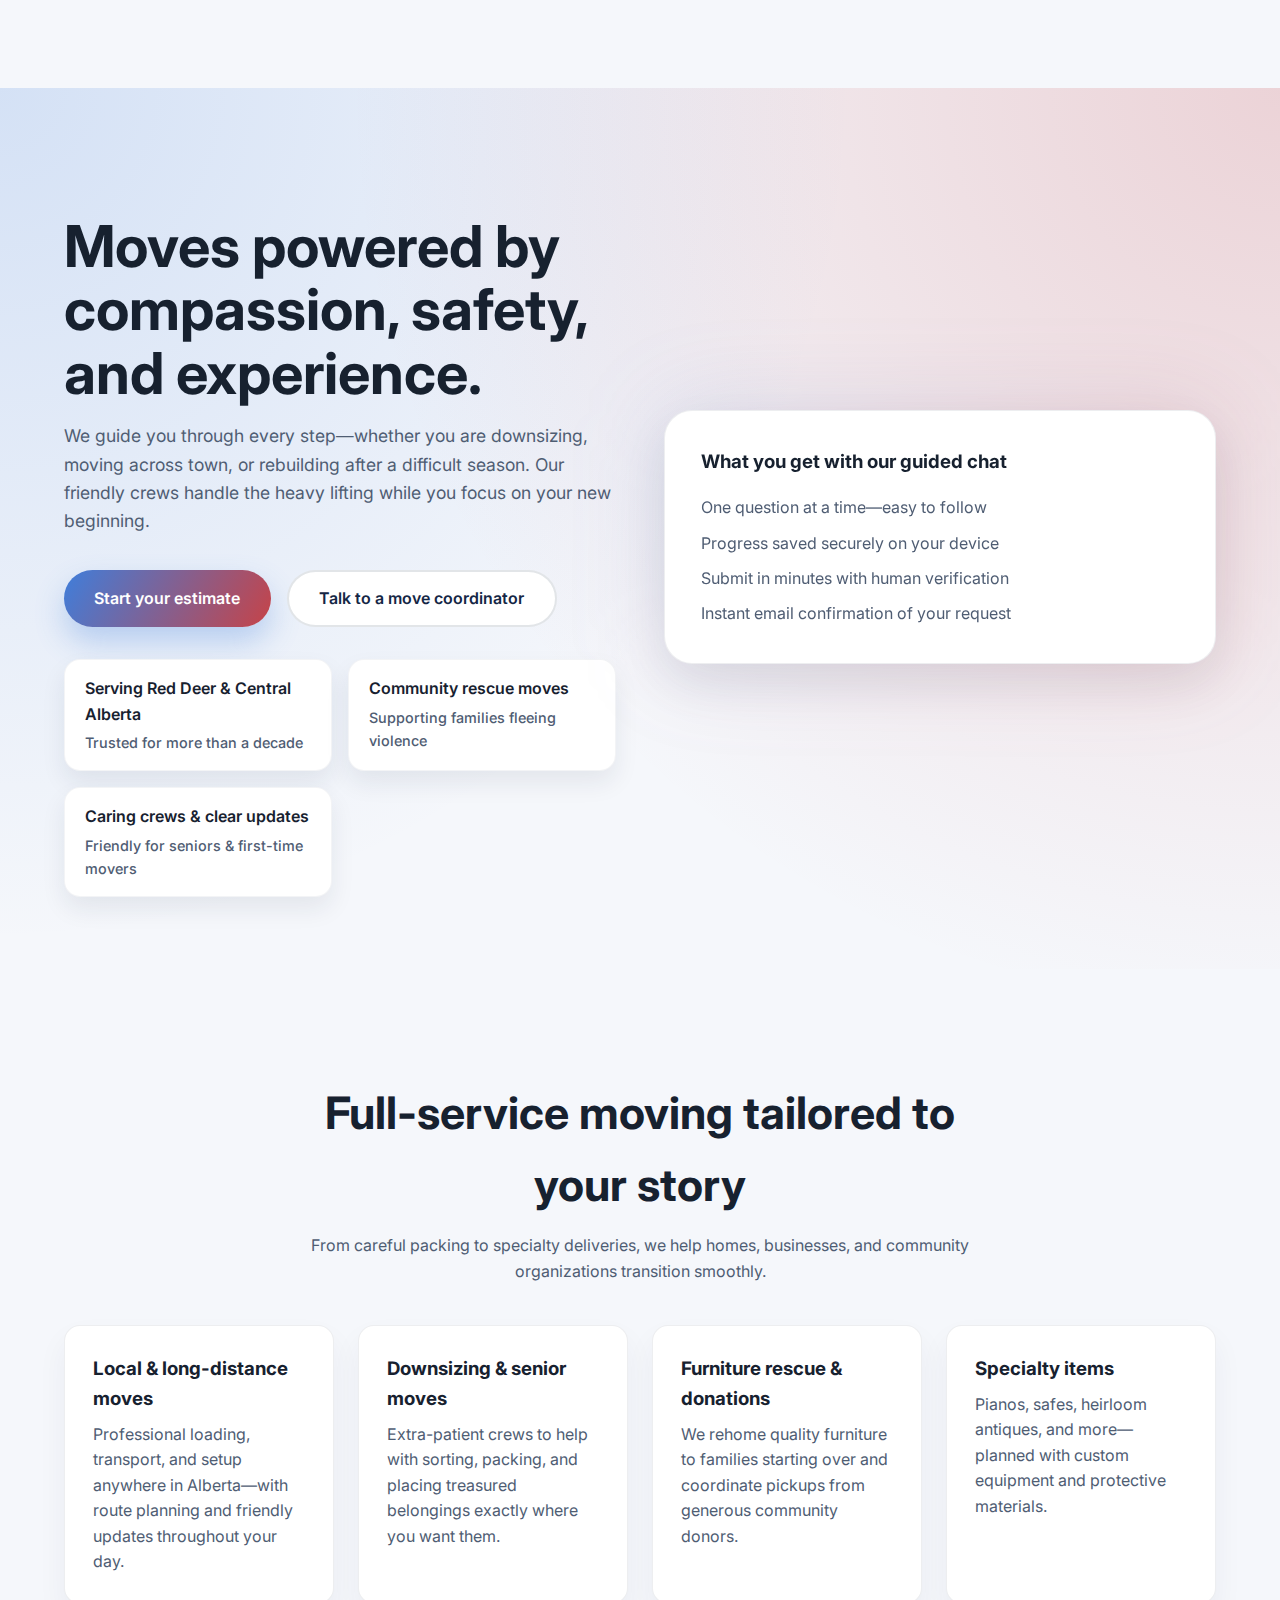
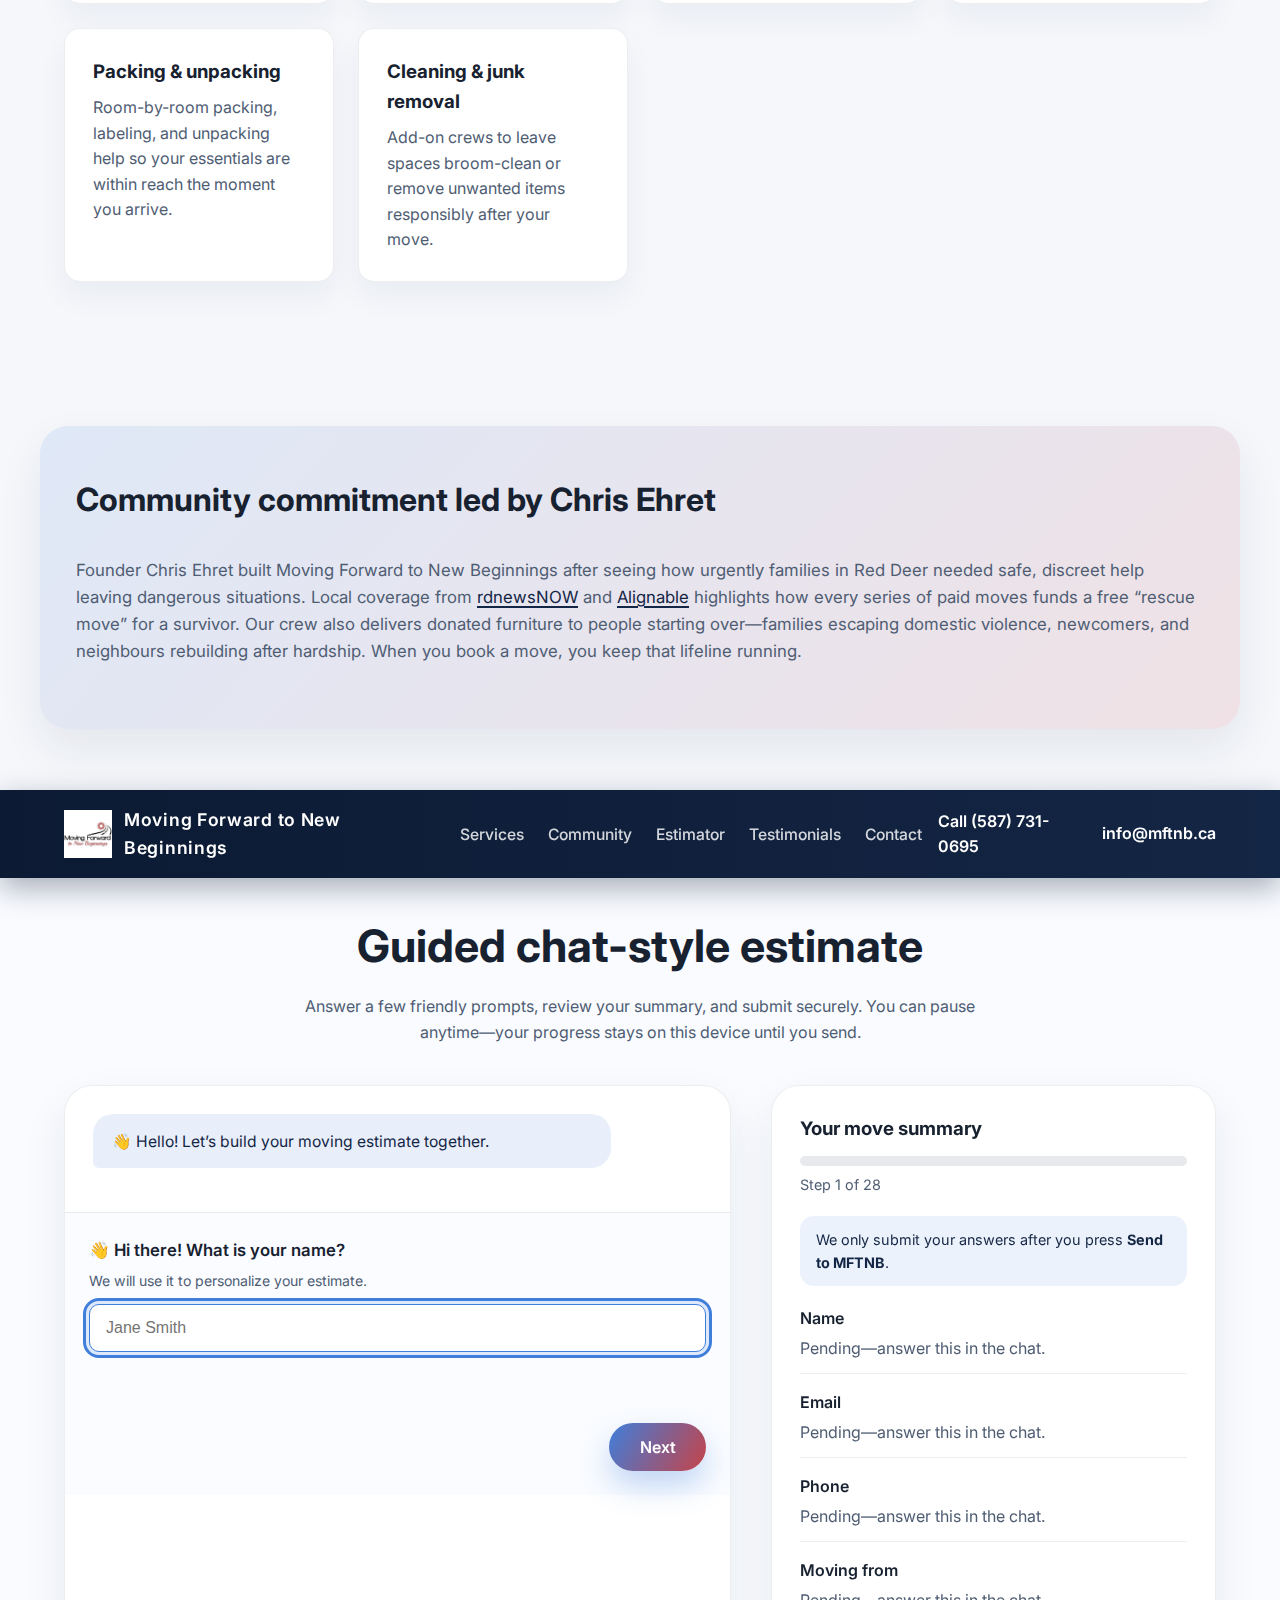
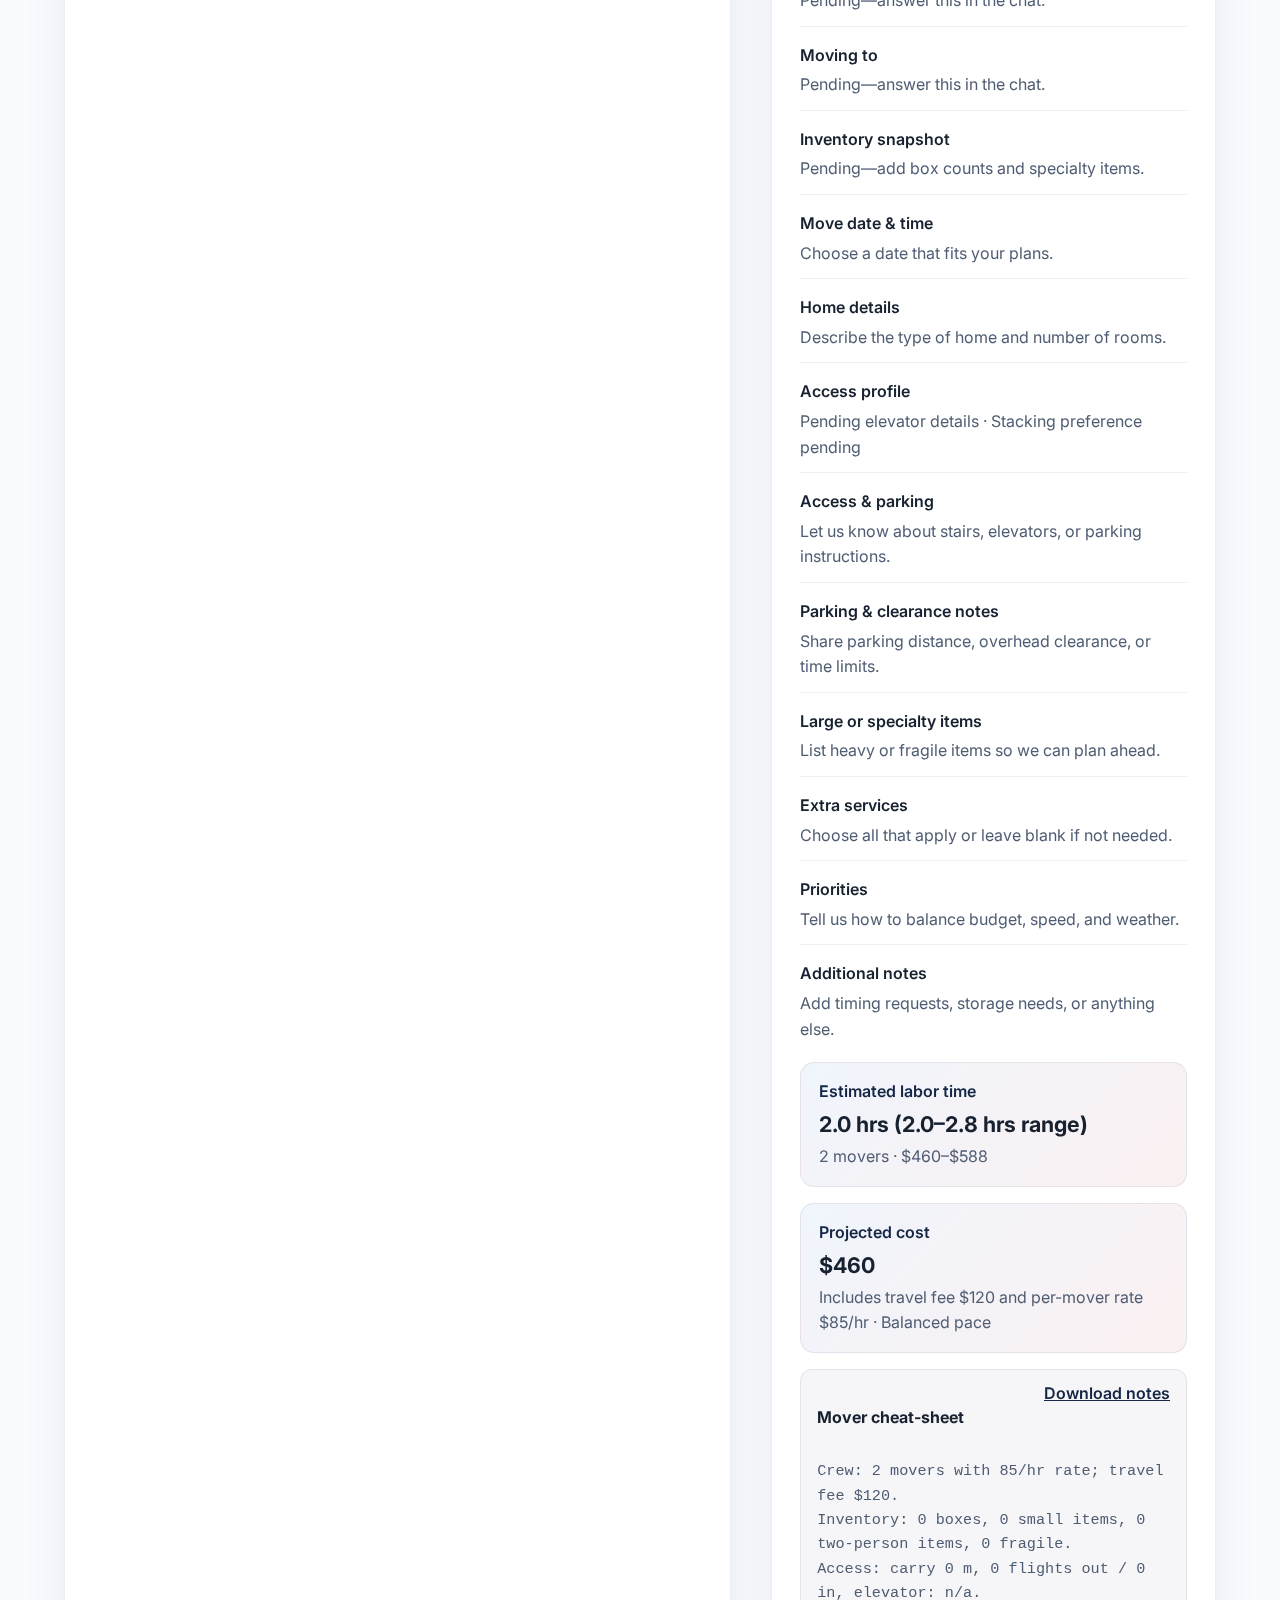
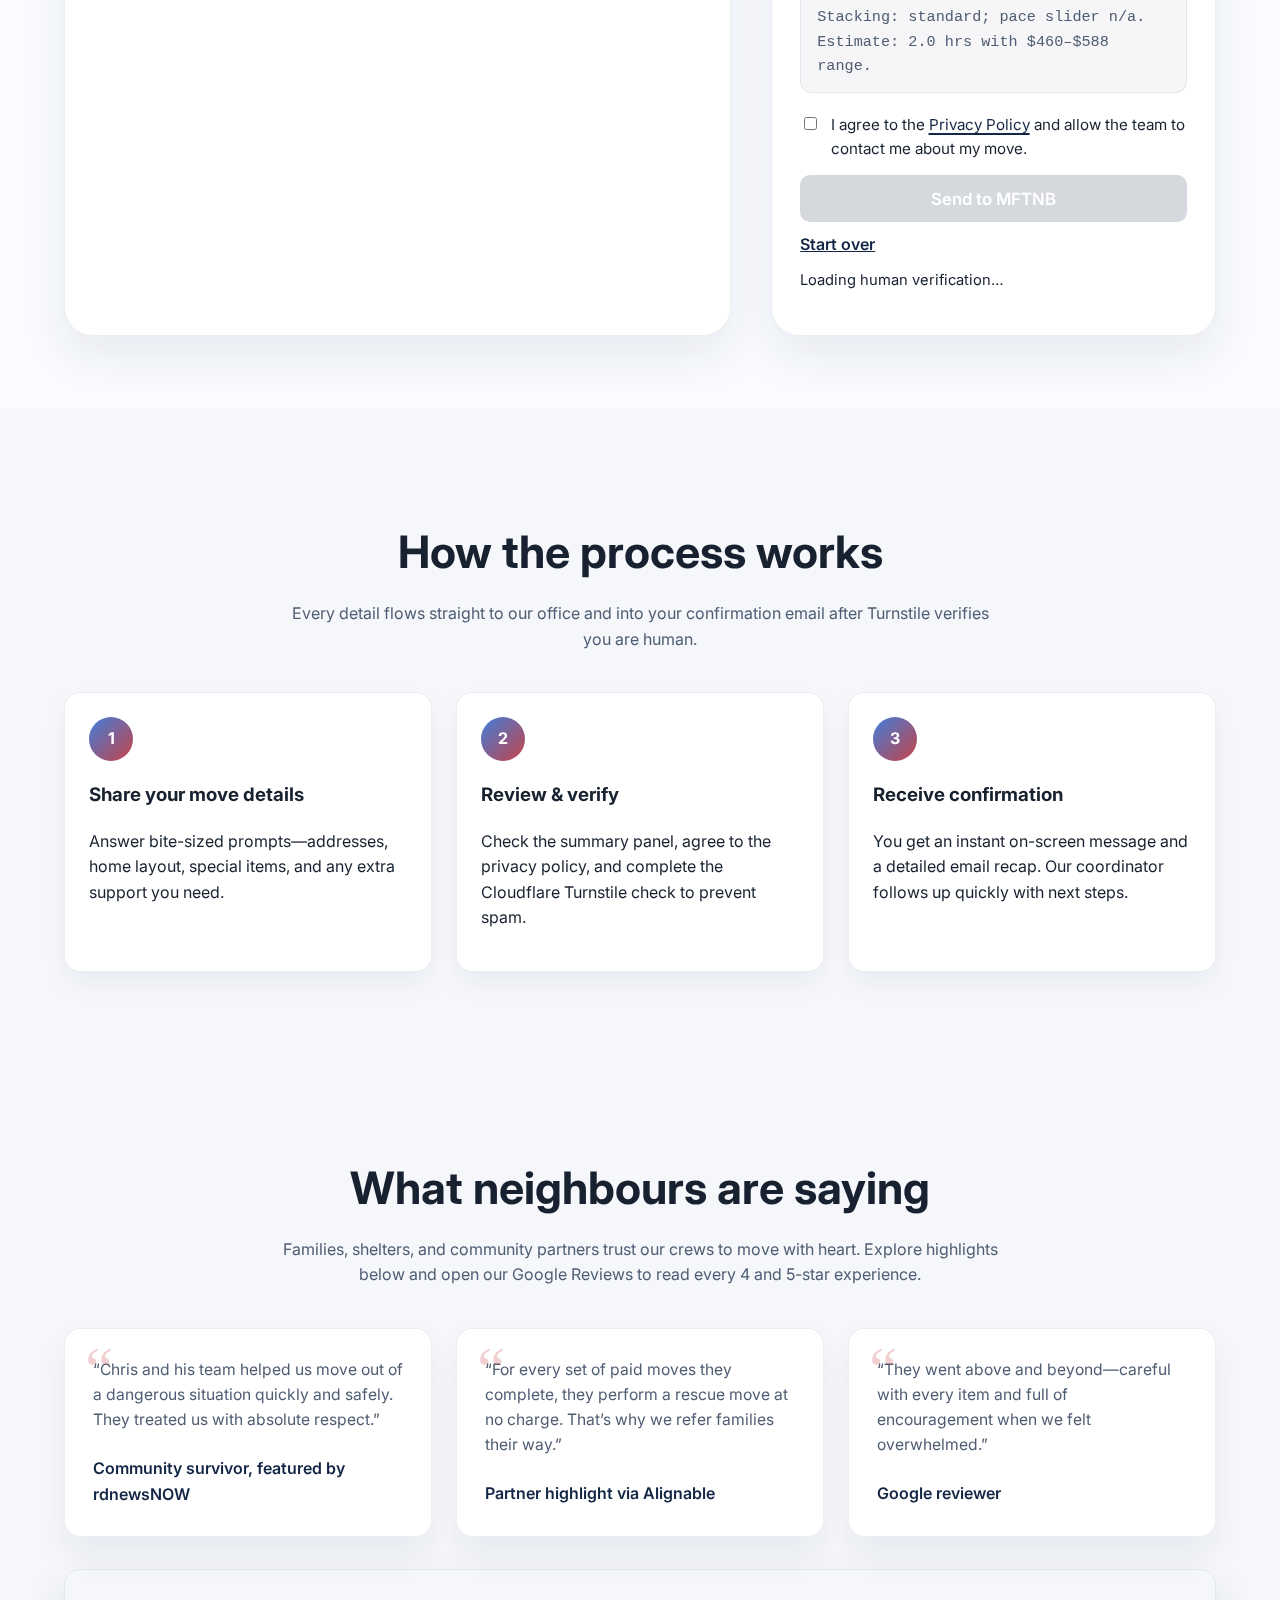
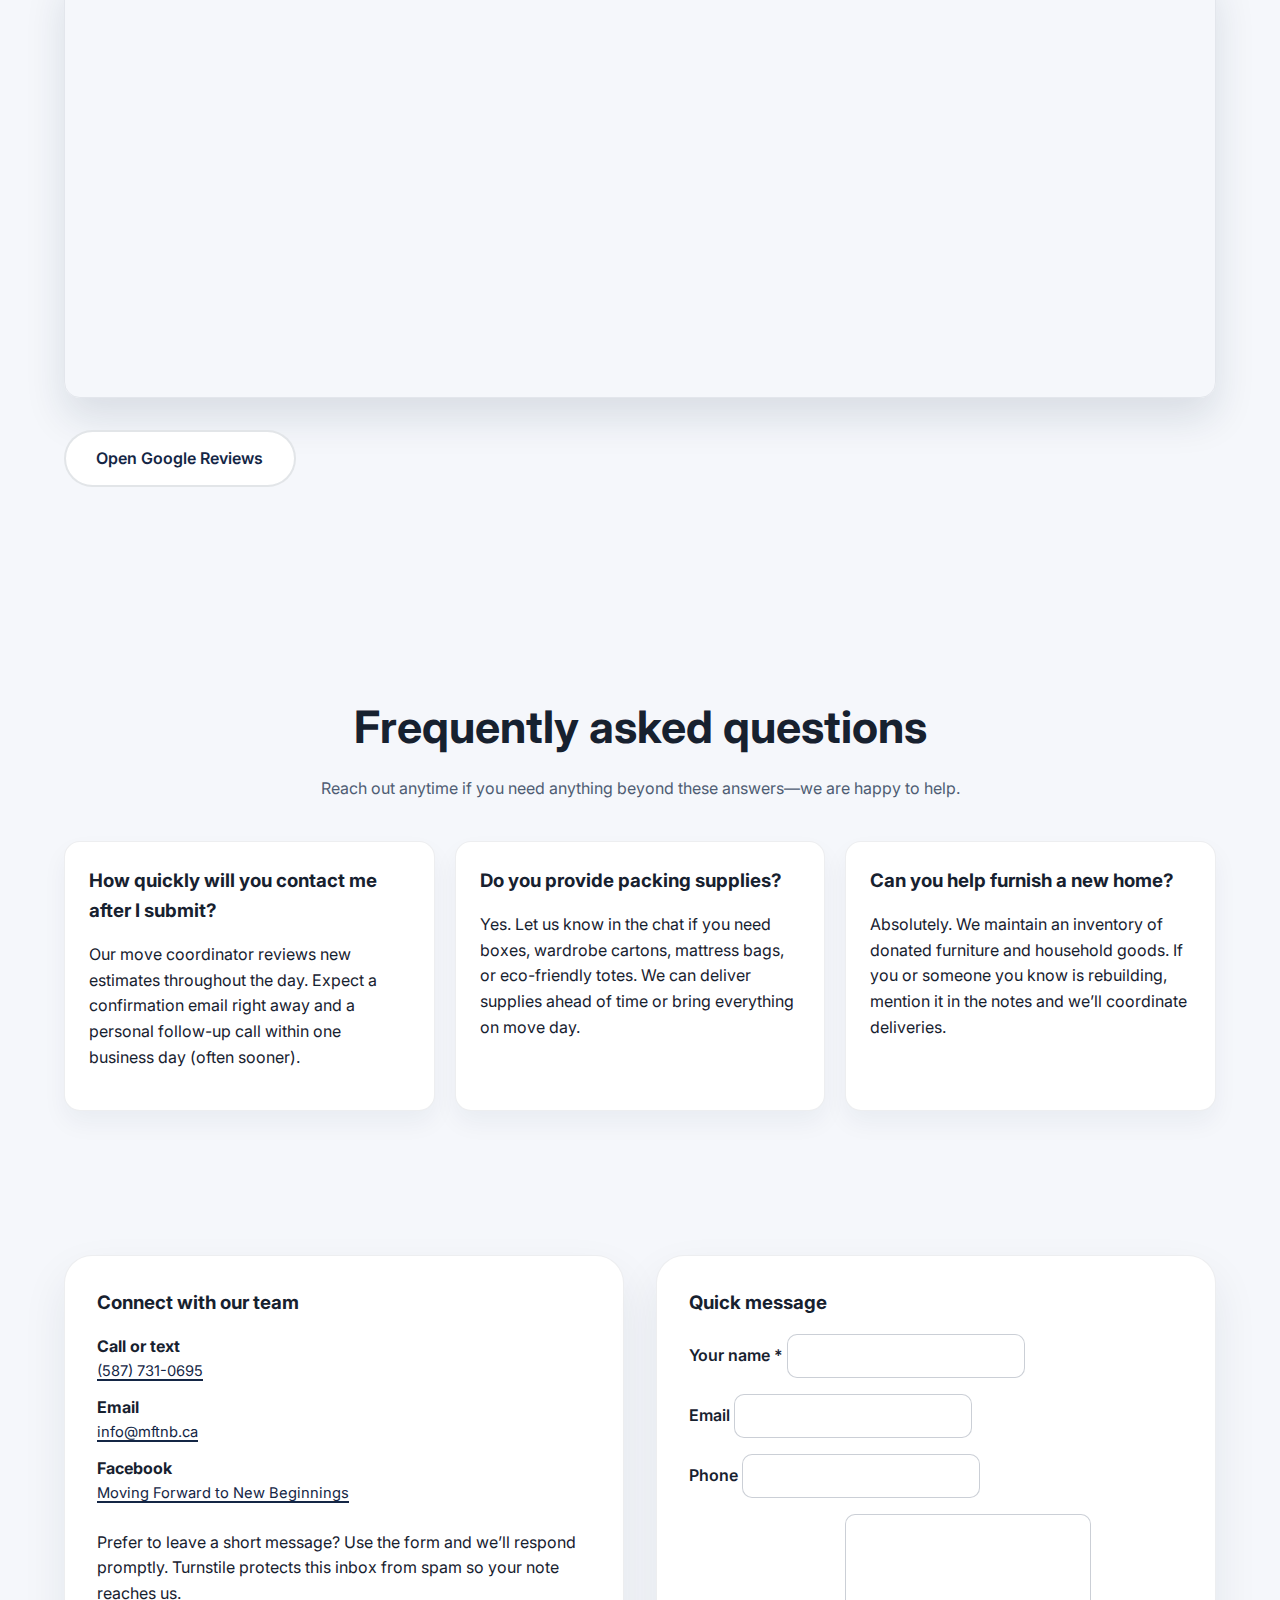
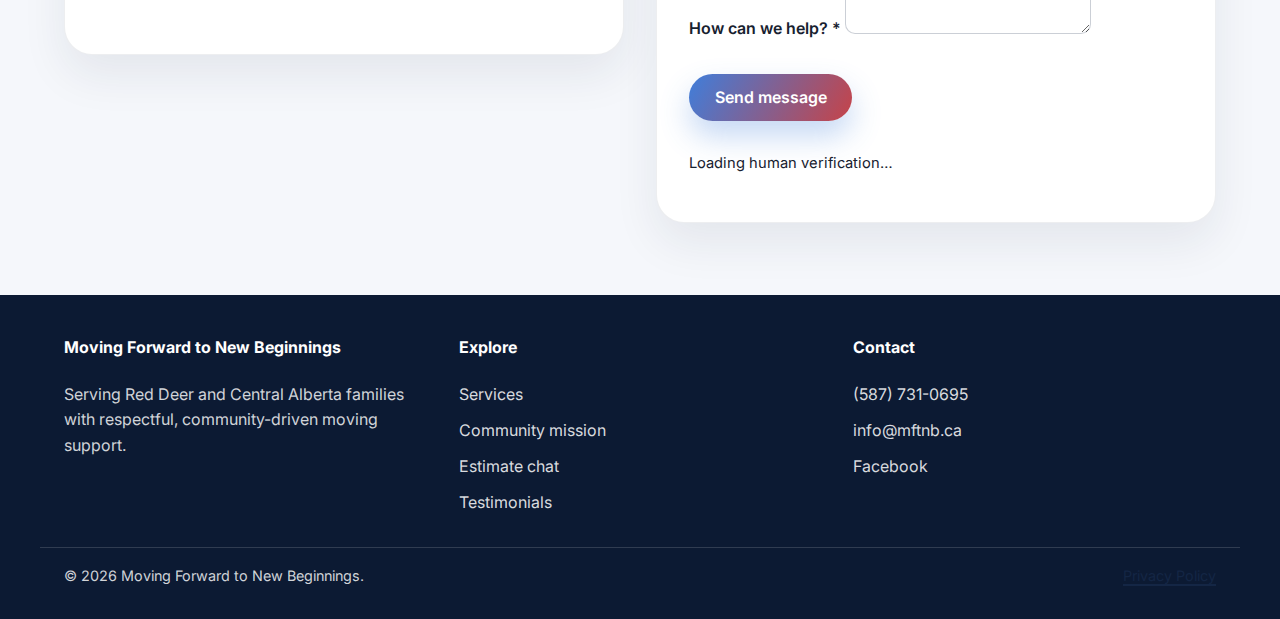
<file: index.html>
<!doctype html>
<html lang="en">
<head>
  <meta charset="utf-8" />
  <meta name="viewport" content="width=device-width, initial-scale=1" />
  <title>Moving Forward to New Beginnings | Compassionate Movers in Red Deer</title>
  <meta name="description" content="Moving Forward to New Beginnings delivers caring moving services across Red Deer and Central Alberta. Start a guided chat-style estimate, read testimonials, and discover our community rescue moves." />
  <link rel="preconnect" href="https://fonts.googleapis.com" />
  <link rel="preconnect" href="https://fonts.gstatic.com" crossorigin />
  <link href="https://fonts.googleapis.com/css2?family=Inter:wght@400;500;600;700&display=swap" rel="stylesheet" />
  <link rel="stylesheet" href="styles.css" />
  <link rel="icon" type="image/png" sizes="32x32" href="favicon-32.png" />
  <link rel="icon" type="image/png" sizes="64x64" href="favicon-64.png" />
  <link rel="apple-touch-icon" sizes="180x180" href="apple-touch-icon.png" />
  <link rel="shortcut icon" href="favicon.ico" />
  <meta name="theme-color" content="#142645" />
  <script src="https://challenges.cloudflare.com/turnstile/v0/api.js?render=explicit" async defer></script>
  <script type="application/ld+json">
  {
    "@context": "https://schema.org",
    "@type": "MovingCompany",
    "name": "Moving Forward to New Beginnings",
    "url": "https://www.mftnb.com/",
    "email": "info@mftnb.ca",
    "telephone": "+1-587-731-0695",
    "areaServed": "Red Deer, Alberta",
    "address": {
      "@type": "PostalAddress",
      "addressLocality": "Red Deer",
      "addressRegion": "AB",
      "addressCountry": "CA"
    }
  }
  </script>
</head>
<body>
  <header class="site-header">
    <div class="inner">
      <a href="#top" class="brand" aria-label="Moving Forward to New Beginnings home">
        <img src="logo.png" alt="Moving Forward to New Beginnings logo" />
        <span>Moving Forward to New Beginnings</span>
      </a>
      <nav class="primary-nav" aria-label="Primary">
        <a href="#services">Services</a>
        <a href="#community">Community</a>
        <a href="#estimator">Estimator</a>
        <a href="#testimonials">Testimonials</a>
        <a href="#contact">Contact</a>
      </nav>
      <div class="header-cta">
        <a href="tel:+15877310695">Call (587) 731-0695</a>
        <a href="mailto:info@mftnb.ca">info@mftnb.ca</a>
      </div>
    </div>
  </header>

  <main id="top">
    <section class="hero">
      <div class="container hero-grid">
        <div>
          <h1>Moves powered by compassion, safety, and experience.</h1>
          <p>We guide you through every step—whether you are downsizing, moving across town, or rebuilding after a difficult season. Our friendly crews handle the heavy lifting while you focus on your new beginning.</p>
          <div class="hero-actions">
            <a class="btn-primary" href="#estimator">Start your estimate</a>
            <a class="btn-secondary" href="tel:+15877310695">Talk to a move coordinator</a>
          </div>
          <div class="badge-row">
            <div class="badge">
              Serving Red Deer &amp; Central Alberta
              <span>Trusted for more than a decade</span>
            </div>
            <div class="badge">
              Community rescue moves
              <span>Supporting families fleeing violence</span>
            </div>
            <div class="badge">
              Caring crews &amp; clear updates
              <span>Friendly for seniors &amp; first-time movers</span>
            </div>
          </div>
        </div>
        <div class="hero-visual">
          <div class="hero-card">
            <h3>What you get with our guided chat</h3>
            <ul>
              <li>One question at a time—easy to follow</li>
              <li>Progress saved securely on your device</li>
              <li>Submit in minutes with human verification</li>
              <li>Instant email confirmation of your request</li>
            </ul>
          </div>
        </div>
      </div>
    </section>

    <section id="services">
      <div class="container">
        <div class="section-heading">
          <h2>Full-service moving tailored to your story</h2>
          <p>From careful packing to specialty deliveries, we help homes, businesses, and community organizations transition smoothly.</p>
        </div>
        <div class="grid-cards">
          <article class="card">
            <h3>Local &amp; long-distance moves</h3>
            <p>Professional loading, transport, and setup anywhere in Alberta—with route planning and friendly updates throughout your day.</p>
          </article>
          <article class="card">
            <h3>Downsizing &amp; senior moves</h3>
            <p>Extra-patient crews to help with sorting, packing, and placing treasured belongings exactly where you want them.</p>
          </article>
          <article class="card">
            <h3>Furniture rescue &amp; donations</h3>
            <p>We rehome quality furniture to families starting over and coordinate pickups from generous community donors.</p>
          </article>
          <article class="card">
            <h3>Specialty items</h3>
            <p>Pianos, safes, heirloom antiques, and more—planned with custom equipment and protective materials.</p>
          </article>
          <article class="card">
            <h3>Packing &amp; unpacking</h3>
            <p>Room-by-room packing, labeling, and unpacking help so your essentials are within reach the moment you arrive.</p>
          </article>
          <article class="card">
            <h3>Cleaning &amp; junk removal</h3>
            <p>Add-on crews to leave spaces broom-clean or remove unwanted items responsibly after your move.</p>
          </article>
        </div>
      </div>
    </section>

    <section id="community">
      <div class="container highlight">
        <h3>Community commitment led by Chris Ehret</h3>
        <p>Founder Chris Ehret built Moving Forward to New Beginnings after seeing how urgently families in Red Deer needed safe, discreet help leaving dangerous situations. Local coverage from <a href="https://rdnewsnow.com/2018/08/29/moving-company-helping-domestic-violence-victims-move-forward/" target="_blank" rel="noopener">rdnewsNOW</a> and <a href="https://www.alignable.com/red-deer-ab/moving-forward-to-new-beginnings" target="_blank" rel="noopener">Alignable</a> highlights how every series of paid moves funds a free “rescue move” for a survivor. Our crew also delivers donated furniture to people starting over—families escaping domestic violence, newcomers, and neighbours rebuilding after hardship. When you book a move, you keep that lifeline running.</p>
      </div>
    </section>

    <section id="estimator" class="estimator-section">
      <div class="container">
        <div class="section-heading">
          <h2>Guided chat-style estimate</h2>
          <p>Answer a few friendly prompts, review your summary, and submit securely. You can pause anytime—your progress stays on this device until you send.</p>
        </div>
        <div class="estimator-layout">
          <div class="chat-shell">
            <div id="chatLog" class="chat-log" aria-live="polite"></div>
            <form id="chatForm" class="chat-composer" autocomplete="off" novalidate>
              <div class="composer-header">
                <div id="promptText"></div>
                <p id="promptHelper"></p>
              </div>
              <div id="inputHolder"></div>
              <p id="inputError" role="alert"></p>
              <div class="composer-actions">
                <button type="submit" id="chatSubmit" class="btn-primary">Start</button>
              </div>
              <p class="chat-complete-note" id="chatCompleteNote" hidden>You're ready to submit on the right-hand side.</p>
            </form>
          </div>
          <aside class="summary-panel" aria-live="polite">
            <h3>Your move summary</h3>
            <div class="progress-wrap">
              <div class="progress-bar" aria-hidden="true"><span id="progressBar" style="width:0%"></span></div>
              <div id="progressText">Step 1 of 12</div>
            </div>
            <div class="notice">We only submit your answers after you press <strong>Send to MFTNB</strong>.</div>
            <div id="summaryList" class="summary-list" role="list"></div>
            <div class="estimate-results" aria-live="polite">
              <div class="result-card">
                <div class="result-label">Estimated labor time</div>
                <div class="result-value" id="estimatedTime">Pending inputs…</div>
                <div class="result-subtext" id="crewRecommendation"></div>
              </div>
              <div class="result-card">
                <div class="result-label">Projected cost</div>
                <div class="result-value" id="estimatedCost">Pending inputs…</div>
                <div class="result-subtext" id="costBreakdown"></div>
              </div>
            </div>
            <div class="cheat-sheet">
              <div class="cheat-sheet-header">
                <h4>Mover cheat-sheet</h4>
                <button type="button" class="btn-link" id="downloadCheatSheet">Download notes</button>
              </div>
              <pre id="cheatSheetText" class="cheat-sheet-text">Answer the prompts to generate crew-ready notes.</pre>
            </div>
            <div class="checkbox-consent">
              <input type="checkbox" id="consent" />
              <label for="consent">I agree to the <a href="privacy.html" target="_blank" rel="noopener">Privacy Policy</a> and allow the team to contact me about my move.</label>
            </div>
            <div id="estimateTurnstile" class="turnstile-slot" aria-live="polite"></div>
            <div class="action-buttons">
              <button type="button" id="sendEstimate" class="btn-submit" disabled>Send to MFTNB</button>
              <button type="button" id="restartEstimate" class="btn-link">Start over</button>
            </div>
            <p id="estimateStatus" class="status-message" role="status"></p>
          </aside>
        </div>
      </div>
    </section>

    <section id="how-it-works">
      <div class="container">
        <div class="section-heading">
          <h2>How the process works</h2>
          <p>Every detail flows straight to our office and into your confirmation email after Turnstile verifies you are human.</p>
        </div>
        <div class="steps-grid">
          <div class="step-card">
            <div class="step-number">1</div>
            <h3>Share your move details</h3>
            <p>Answer bite-sized prompts—addresses, home layout, special items, and any extra support you need.</p>
          </div>
          <div class="step-card">
            <div class="step-number">2</div>
            <h3>Review &amp; verify</h3>
            <p>Check the summary panel, agree to the privacy policy, and complete the Cloudflare Turnstile check to prevent spam.</p>
          </div>
          <div class="step-card">
            <div class="step-number">3</div>
            <h3>Receive confirmation</h3>
            <p>You get an instant on-screen message and a detailed email recap. Our coordinator follows up quickly with next steps.</p>
          </div>
        </div>
      </div>
    </section>

    <section id="testimonials">
      <div class="container">
        <div class="section-heading">
          <h2>What neighbours are saying</h2>
          <p>Families, shelters, and community partners trust our crews to move with heart. Explore highlights below and open our Google Reviews to read every 4 and 5-star experience.</p>
        </div>
        <div class="testimonial-wrap">
          <article class="testimonial">
            <p>“Chris and his team helped us move out of a dangerous situation quickly and safely. They treated us with absolute respect.”</p>
            <span>Community survivor, featured by rdnewsNOW</span>
          </article>
          <article class="testimonial">
            <p>“For every set of paid moves they complete, they perform a rescue move at no charge. That’s why we refer families their way.”</p>
            <span>Partner highlight via Alignable</span>
          </article>
          <article class="testimonial">
            <p>“They went above and beyond—careful with every item and full of encouragement when we felt overwhelmed.”</p>
            <span>Google reviewer</span>
          </article>
        </div>
        <div class="reviews-embed" aria-label="Google Maps reviews">
          <iframe title="Moving Forward to New Beginnings Google Reviews" src="https://maps.google.com/maps?hl=en&amp;q=Moving%20Forward%20to%20New%20Beginnings%20Red%20Deer%20AB&amp;output=embed" width="100%" height="420" style="border:0;" loading="lazy" allowfullscreen referrerpolicy="no-referrer-when-downgrade"></iframe>
        </div>
        <div class="hero-actions" style="margin-top:2rem;">
          <a class="btn-secondary" href="https://www.google.com/maps/place/Moving+Forward+To+New+Beginnings/@52.268,-113.811,14z/data=!3m1!4b1!4m8!3m7!1s0x0:0x0!8m2!3d52.268!4d-113.811!9m1!1b1!16s%2Fg%2F11c5s1d3p1?entry=ttu" target="_blank" rel="noopener">Open Google Reviews</a>
        </div>
      </div>
    </section>

    <section id="faq">
      <div class="container">
        <div class="section-heading">
          <h2>Frequently asked questions</h2>
          <p>Reach out anytime if you need anything beyond these answers—we are happy to help.</p>
        </div>
        <div class="faq-grid">
          <article class="faq-card">
            <h3>How quickly will you contact me after I submit?</h3>
            <p>Our move coordinator reviews new estimates throughout the day. Expect a confirmation email right away and a personal follow-up call within one business day (often sooner).</p>
          </article>
          <article class="faq-card">
            <h3>Do you provide packing supplies?</h3>
            <p>Yes. Let us know in the chat if you need boxes, wardrobe cartons, mattress bags, or eco-friendly totes. We can deliver supplies ahead of time or bring everything on move day.</p>
          </article>
          <article class="faq-card">
            <h3>Can you help furnish a new home?</h3>
            <p>Absolutely. We maintain an inventory of donated furniture and household goods. If you or someone you know is rebuilding, mention it in the notes and we’ll coordinate deliveries.</p>
          </article>
        </div>
      </div>
    </section>

    <section id="contact">
      <div class="container contact-grid">
        <div class="contact-card">
          <h3>Connect with our team</h3>
          <ul class="contact-list">
            <li>
              <strong>Call or text</strong>
              <span><a href="tel:+15877310695">(587) 731-0695</a></span>
            </li>
            <li>
              <strong>Email</strong>
              <span><a href="mailto:info@mftnb.ca">info@mftnb.ca</a></span>
            </li>
            <li>
              <strong>Facebook</strong>
              <span><a href="https://www.facebook.com/movingforwardtonewbeginnings/" target="_blank" rel="noopener">Moving Forward to New Beginnings</a></span>
            </li>
          </ul>
          <p>Prefer to leave a short message? Use the form and we’ll respond promptly. Turnstile protects this inbox from spam so your note reaches us.</p>
        </div>
        <div class="contact-card">
          <h3>Quick message</h3>
          <form id="quickForm" class="quick-form" novalidate>
            <div>
              <label for="quickName">Your name *</label>
              <input id="quickName" name="name" autocomplete="name" required />
            </div>
            <div>
              <label for="quickEmail">Email</label>
              <input id="quickEmail" name="email" type="email" autocomplete="email" />
            </div>
            <div>
              <label for="quickPhone">Phone</label>
              <input id="quickPhone" name="phone" type="tel" inputmode="tel" autocomplete="tel" />
            </div>
            <div>
              <label for="quickMessage">How can we help? *</label>
              <textarea id="quickMessage" name="message" required></textarea>
            </div>
            <div id="quickTurnstile" class="turnstile-slot" aria-live="polite"></div>
            <button type="submit" class="btn-primary">Send message</button>
            <p id="quickStatus" role="status"></p>
          </form>
        </div>
      </div>
    </section>
  </main>

  <footer class="site-footer">
    <div class="container footer-grid">
      <div>
        <h4>Moving Forward to New Beginnings</h4>
        <p>Serving Red Deer and Central Alberta families with respectful, community-driven moving support.</p>
      </div>
      <div>
        <h4>Explore</h4>
        <ul class="footer-nav">
          <li><a href="#services">Services</a></li>
          <li><a href="#community">Community mission</a></li>
          <li><a href="#estimator">Estimate chat</a></li>
          <li><a href="#testimonials">Testimonials</a></li>
        </ul>
      </div>
      <div>
        <h4>Contact</h4>
        <ul class="footer-contact">
          <li><a href="tel:+15877310695">(587) 731-0695</a></li>
          <li><a href="mailto:info@mftnb.ca">info@mftnb.ca</a></li>
          <li><a href="https://www.facebook.com/movingforwardtonewbeginnings/" target="_blank" rel="noopener">Facebook</a></li>
        </ul>
      </div>
    </div>
    <div class="container footer-bottom">
      <span>&copy; <span id="currentYear"></span> Moving Forward to New Beginnings.</span>
      <a href="privacy.html">Privacy Policy</a>
    </div>
  </footer>

  <script src="script.js" defer></script>
</body>
</html>
</file>
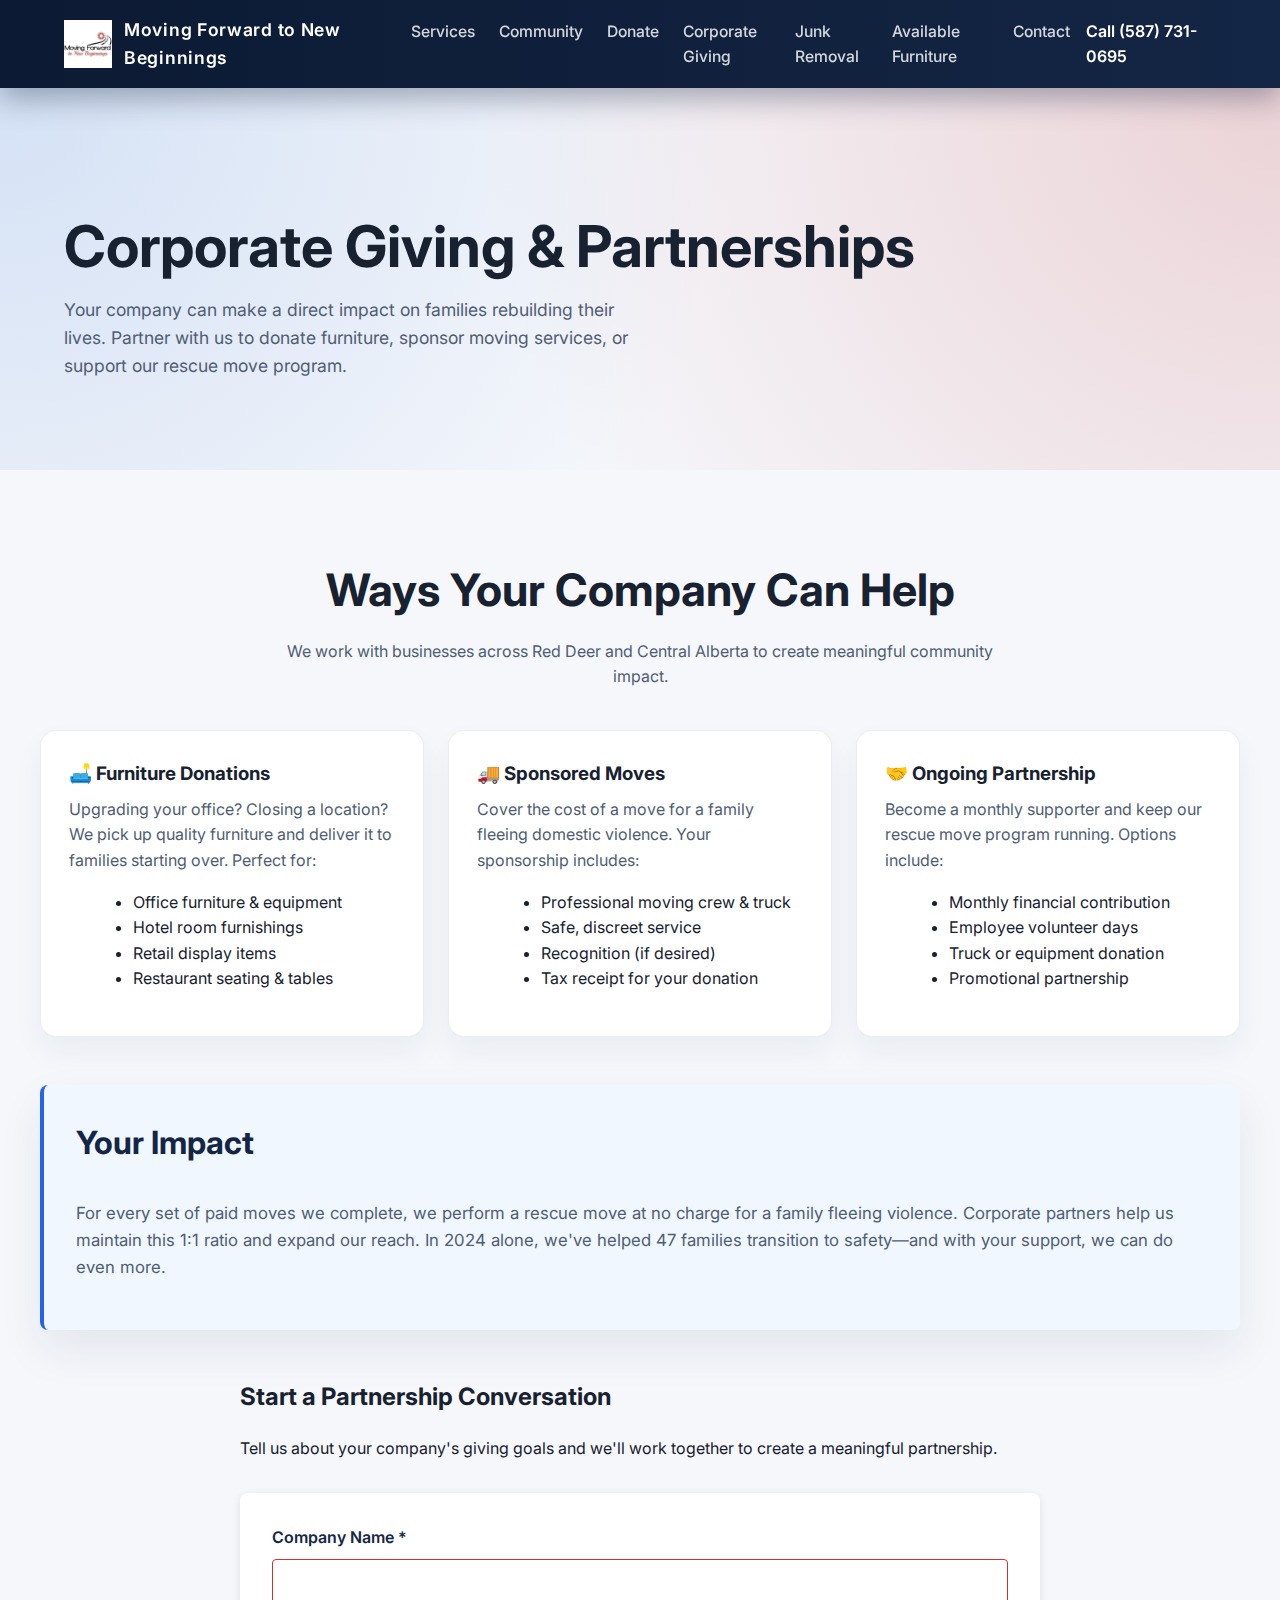
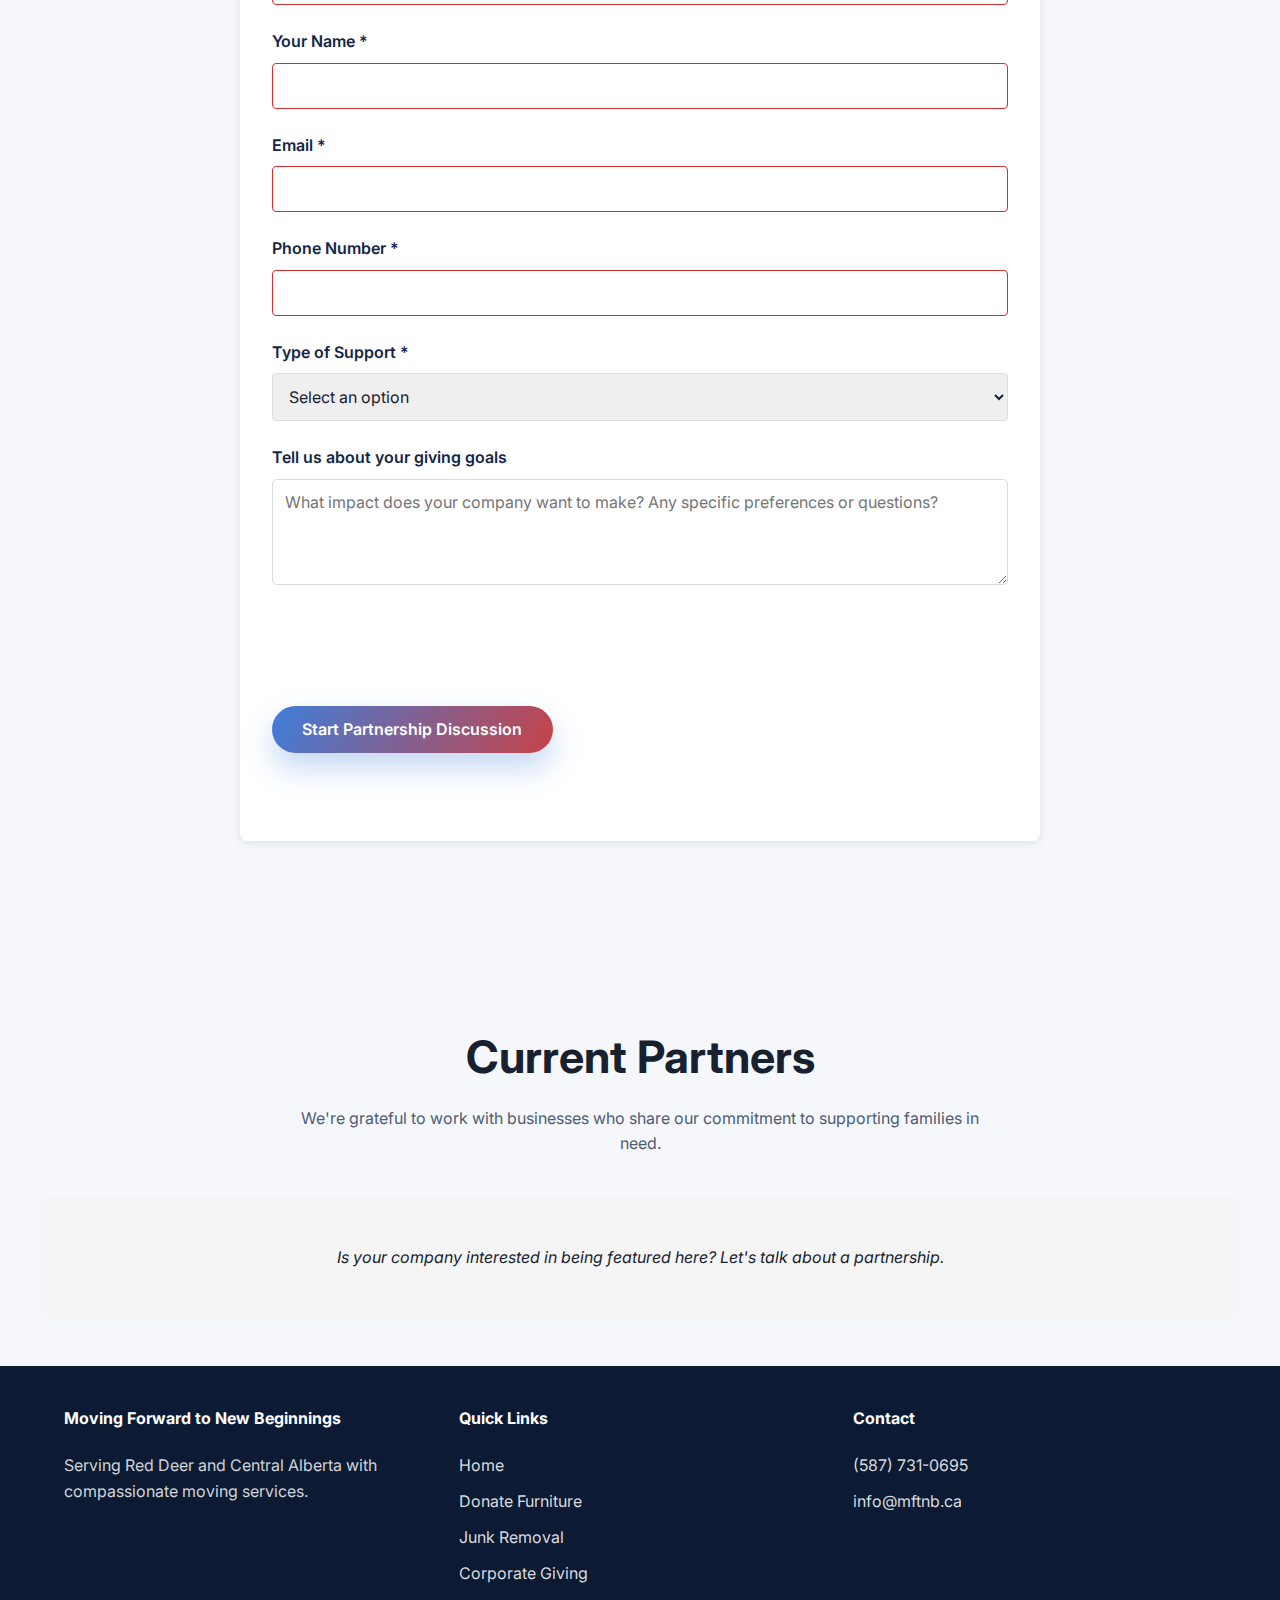
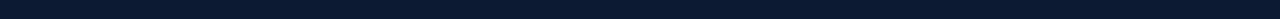
<file: corporate-giving.html>
<!doctype html>
<html lang="en">
<head>
  <meta charset="utf-8" />
  <meta name="viewport" content="width=device-width, initial-scale=1" />
  <title>Corporate Giving | Moving Forward to New Beginnings</title>
  <meta name="description" content="Partner with us to support families in need. Donate furniture, sponsor moves, or support our community rescue program." />
  <link rel="preconnect" href="https://fonts.googleapis.com" />
  <link rel="preconnect" href="https://fonts.gstatic.com" crossorigin />
  <link href="https://fonts.googleapis.com/css2?family=Inter:wght@400;500;600;700&display=swap" rel="stylesheet" />
  <link rel="stylesheet" href="styles.css" />
  <link rel="stylesheet" href="additional_styles.css" />
  <link rel="icon" type="image/png" sizes="32x32" href="favicon-32.png" />
  <script src="https://challenges.cloudflare.com/turnstile/v0/api.js?render=explicit" async defer></script>
</head>
<body>
  <header class="site-header">
    <div class="inner">
      <a href="index.html" class="brand" aria-label="Moving Forward to New Beginnings home">
        <img src="logo.png" alt="Moving Forward to New Beginnings logo" />
        <span>Moving Forward to New Beginnings</span>
      </a>
      <nav class="primary-nav" aria-label="Primary">
        <a href="index.html#services">Services</a>
        <a href="index.html#community">Community</a>
        <a href="donate.html">Donate</a>
        <a href="corporate-giving.html">Corporate Giving</a>
        <a href="junk-removal.html">Junk Removal</a>
        <a href="furniture-available.html">Available Furniture</a>
        <a href="index.html#contact">Contact</a>
      </nav>
      <div class="header-cta">
        <a href="tel:+15877310695">Call (587) 731-0695</a>
      </div>
    </div>
  </header>

  <main>
    <section class="hero">
      <div class="container">
        <h1>Corporate Giving & Partnerships</h1>
        <p>Your company can make a direct impact on families rebuilding their lives. Partner with us to donate furniture, sponsor moving services, or support our rescue move program.</p>
      </div>
    </section>

    <section class="container" style="padding: 3rem 0;">
      <div class="section-heading">
        <h2>Ways Your Company Can Help</h2>
        <p>We work with businesses across Red Deer and Central Alberta to create meaningful community impact.</p>
      </div>

      <div class="grid-cards" style="margin-bottom: 3rem;">
        <article class="card">
          <h3>🛋️ Furniture Donations</h3>
          <p>Upgrading your office? Closing a location? We pick up quality furniture and deliver it to families starting over. Perfect for:</p>
          <ul style="text-align: left; margin-left: 1.5rem; margin-top: 1rem;">
            <li>Office furniture & equipment</li>
            <li>Hotel room furnishings</li>
            <li>Retail display items</li>
            <li>Restaurant seating & tables</li>
          </ul>
        </article>

        <article class="card">
          <h3>🚚 Sponsored Moves</h3>
          <p>Cover the cost of a move for a family fleeing domestic violence. Your sponsorship includes:</p>
          <ul style="text-align: left; margin-left: 1.5rem; margin-top: 1rem;">
            <li>Professional moving crew & truck</li>
            <li>Safe, discreet service</li>
            <li>Recognition (if desired)</li>
            <li>Tax receipt for your donation</li>
          </ul>
        </article>

        <article class="card">
          <h3>🤝 Ongoing Partnership</h3>
          <p>Become a monthly supporter and keep our rescue move program running. Options include:</p>
          <ul style="text-align: left; margin-left: 1.5rem; margin-top: 1rem;">
            <li>Monthly financial contribution</li>
            <li>Employee volunteer days</li>
            <li>Truck or equipment donation</li>
            <li>Promotional partnership</li>
          </ul>
        </article>
      </div>

      <div class="highlight" style="margin: 3rem 0;">
        <h3>Your Impact</h3>
        <p>For every set of paid moves we complete, we perform a rescue move at no charge for a family fleeing violence. Corporate partners help us maintain this 1:1 ratio and expand our reach. In 2024 alone, we've helped 47 families transition to safety—and with your support, we can do even more.</p>
      </div>

      <div style="max-width: 800px; margin: 3rem auto;">
        <h2>Start a Partnership Conversation</h2>
        <p style="margin-bottom: 2rem;">Tell us about your company's giving goals and we'll work together to create a meaningful partnership.</p>
        
        <form id="corporateForm" class="donation-form" novalidate>
          <div class="form-group">
            <label for="companyName">Company Name *</label>
            <input type="text" id="companyName" name="companyName" required autocomplete="organization" />
          </div>

          <div class="form-group">
            <label for="contactName">Your Name *</label>
            <input type="text" id="contactName" name="contactName" required autocomplete="name" />
          </div>

          <div class="form-group">
            <label for="email">Email *</label>
            <input type="email" id="email" name="email" required autocomplete="email" />
          </div>

          <div class="form-group">
            <label for="phone">Phone Number *</label>
            <input type="tel" id="phone" name="phone" required autocomplete="tel" inputmode="tel" />
          </div>

          <div class="form-group">
            <label for="donationType">Type of Support *</label>
            <select id="donationType" name="donationType" required>
              <option value="">Select an option</option>
              <option value="furniture">Furniture donation</option>
              <option value="moving-services">Sponsor moving services</option>
              <option value="both">Both furniture & moving sponsorship</option>
              <option value="ongoing">Ongoing partnership</option>
              <option value="other">Other / Not sure yet</option>
            </select>
          </div>

          <div class="form-group conditional-group" id="furnitureGroup" style="display: none;">
            <label for="furnitureItems">Furniture Items Available</label>
            <textarea id="furnitureItems" name="furnitureItems" rows="3" placeholder="Describe the furniture: quantity, type, condition"></textarea>
          </div>

          <div class="form-group conditional-group" id="valueGroup" style="display: none;">
            <label for="estimatedValue">Estimated Value (optional)</label>
            <input type="text" id="estimatedValue" name="estimatedValue" placeholder="For tax receipt purposes" />
          </div>

          <div class="form-group conditional-group" id="sponsorshipGroup" style="display: none;">
            <label for="sponsorshipInterest">Sponsorship Interest</label>
            <select id="sponsorshipInterest" name="sponsorshipInterest">
              <option value="">Select an option</option>
              <option value="one-time">One-time sponsored move</option>
              <option value="quarterly">Quarterly sponsorship</option>
              <option value="monthly">Monthly partnership</option>
              <option value="discuss">Let's discuss options</option>
            </select>
          </div>

          <div class="form-group">
            <label for="notes">Tell us about your giving goals</label>
            <textarea id="notes" name="notes" rows="4" placeholder="What impact does your company want to make? Any specific preferences or questions?"></textarea>
          </div>

          <div id="corporateTurnstile" class="turnstile-slot" aria-live="polite"></div>

          <button type="submit" class="btn-primary">Start Partnership Discussion</button>
          <p id="corporateStatus" class="form-status" role="status"></p>
        </form>
      </div>
    </section>

    <section class="container" style="padding: 3rem 0;">
      <div class="section-heading">
        <h2>Current Partners</h2>
        <p>We're grateful to work with businesses who share our commitment to supporting families in need.</p>
      </div>
      <div style="text-align: center; padding: 2rem; background: #f5f5f5; border-radius: 8px;">
        <p><em>Is your company interested in being featured here? Let's talk about a partnership.</em></p>
      </div>
    </section>
  </main>

  <footer class="site-footer">
    <div class="container footer-grid">
      <div>
        <h4>Moving Forward to New Beginnings</h4>
        <p>Serving Red Deer and Central Alberta with compassionate moving services.</p>
      </div>
      <div>
        <h4>Quick Links</h4>
        <ul class="footer-nav">
          <li><a href="index.html">Home</a></li>
          <li><a href="donate.html">Donate Furniture</a></li>
          <li><a href="junk-removal.html">Junk Removal</a></li>
          <li><a href="corporate-giving.html">Corporate Giving</a></li>
        </ul>
      </div>
      <div>
        <h4>Contact</h4>
        <ul class="footer-contact">
          <li><a href="tel:+15877310695">(587) 731-0695</a></li>
          <li><a href="mailto:info@mftnb.ca">info@mftnb.ca</a></li>
        </ul>
      </div>
    </div>
  </footer>

  <script>
    const APPS_SCRIPT_URL = 'https://script.google.com/macros/s/AKfycbz2kTp_RynPKZptrLJrsv_DvS_-el2bzBz8Jc_QaEej2nHop5iABnMcuEa5pff2No9W8g/exec';
    const TURNSTILE_SITE_KEY = '0x4AAAAAAB2kYqJ0EOGNbli7';

    let turnstileWidgetId = null;

    // Show/hide conditional fields based on donation type
    document.getElementById('donationType').addEventListener('change', (e) => {
      const value = e.target.value;
      const furnitureGroup = document.getElementById('furnitureGroup');
      const valueGroup = document.getElementById('valueGroup');
      const sponsorshipGroup = document.getElementById('sponsorshipGroup');

      // Hide all first
      furnitureGroup.style.display = 'none';
      valueGroup.style.display = 'none';
      sponsorshipGroup.style.display = 'none';

      // Show relevant fields
      if (value === 'furniture' || value === 'both') {
        furnitureGroup.style.display = 'block';
        valueGroup.style.display = 'block';
      }
      if (value === 'moving-services' || value === 'both' || value === 'ongoing') {
        sponsorshipGroup.style.display = 'block';
      }
    });

    // Initialize Turnstile
    function initTurnstile() {
      if (typeof turnstile !== 'undefined') {
        const container = document.getElementById('corporateTurnstile');
        if (container && !turnstileWidgetId) {
          turnstileWidgetId = turnstile.render('#corporateTurnstile', {
            sitekey: TURNSTILE_SITE_KEY,
            theme: 'light',
            action: 'corporate_donor'
          });
        }
      }
    }

    // Wait for Turnstile to load
    if (typeof turnstile !== 'undefined') {
      initTurnstile();
    } else {
      window.addEventListener('load', () => {
        setTimeout(initTurnstile, 500);
      });
    }

    // Form submission
    document.getElementById('corporateForm').addEventListener('submit', async (e) => {
      e.preventDefault();
      
      const statusEl = document.getElementById('corporateStatus');
      const submitBtn = e.target.querySelector('button[type="submit"]');
      
      // Get form data
      const formData = new FormData(e.target);
      const data = {
        formType: 'corporate-donor',
        companyName: formData.get('companyName'),
        contactName: formData.get('contactName'),
        email: formData.get('email'),
        phone: formData.get('phone'),
        donationType: formData.get('donationType'),
        furnitureItems: formData.get('furnitureItems'),
        estimatedValue: formData.get('estimatedValue'),
        sponsorshipInterest: formData.get('sponsorshipInterest'),
        notes: formData.get('notes'),
        source: 'corporate-giving-page'
      };

      // Get Turnstile token
      if (turnstileWidgetId !== null && typeof turnstile !== 'undefined') {
        data.turnstileToken = turnstile.getResponse(turnstileWidgetId);
      }

      if (!data.turnstileToken) {
        statusEl.dataset.status = 'error';
        statusEl.textContent = 'Please complete the verification check.';
        return;
      }

      // Disable button
      submitBtn.disabled = true;
      submitBtn.textContent = 'Submitting...';
      statusEl.dataset.status = '';
      statusEl.textContent = '';

      try {
        const response = await fetch(APPS_SCRIPT_URL, {
          method: 'POST',
          headers: { 'Content-Type': 'application/json' },
          body: JSON.stringify(data)
        });

        const result = await response.json();

        if (result.ok) {
          statusEl.dataset.status = 'success';
          statusEl.textContent = '✓ Thank you! We\'ll reach out within 1-2 business days to discuss partnership opportunities.';
          e.target.reset();
          if (turnstileWidgetId !== null && typeof turnstile !== 'undefined') {
            turnstile.reset(turnstileWidgetId);
          }
          // Reset conditional fields
          document.getElementById('furnitureGroup').style.display = 'none';
          document.getElementById('valueGroup').style.display = 'none';
          document.getElementById('sponsorshipGroup').style.display = 'none';
        } else {
          throw new Error(result.error || 'Submission failed');
        }
      } catch (error) {
        console.error('Submission error:', error);
        statusEl.dataset.status = 'error';
        statusEl.textContent = 'Something went wrong. Please email us at info@mftnb.ca or call (587) 731-0695.';
      } finally {
        submitBtn.disabled = false;
        submitBtn.textContent = 'Start Partnership Discussion';
      }
    });
  </script>
</body>
</html>
</file>
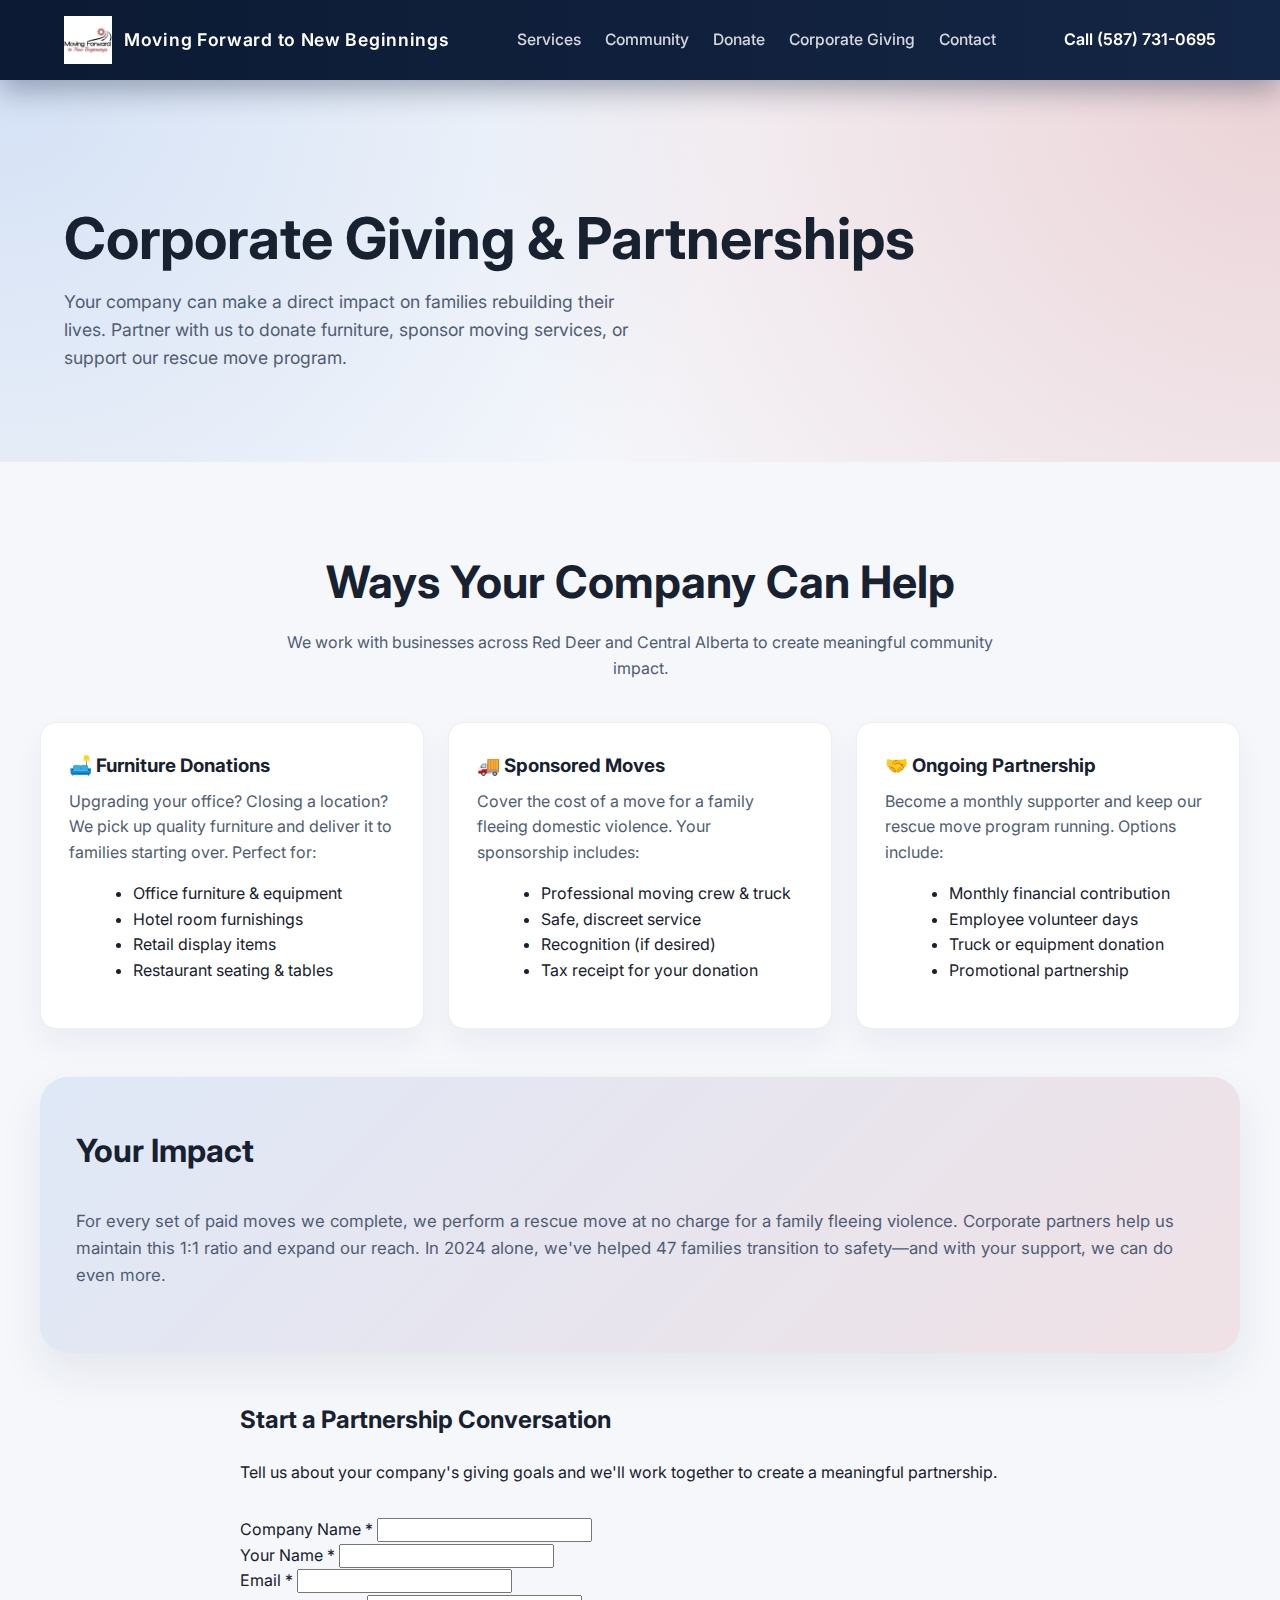
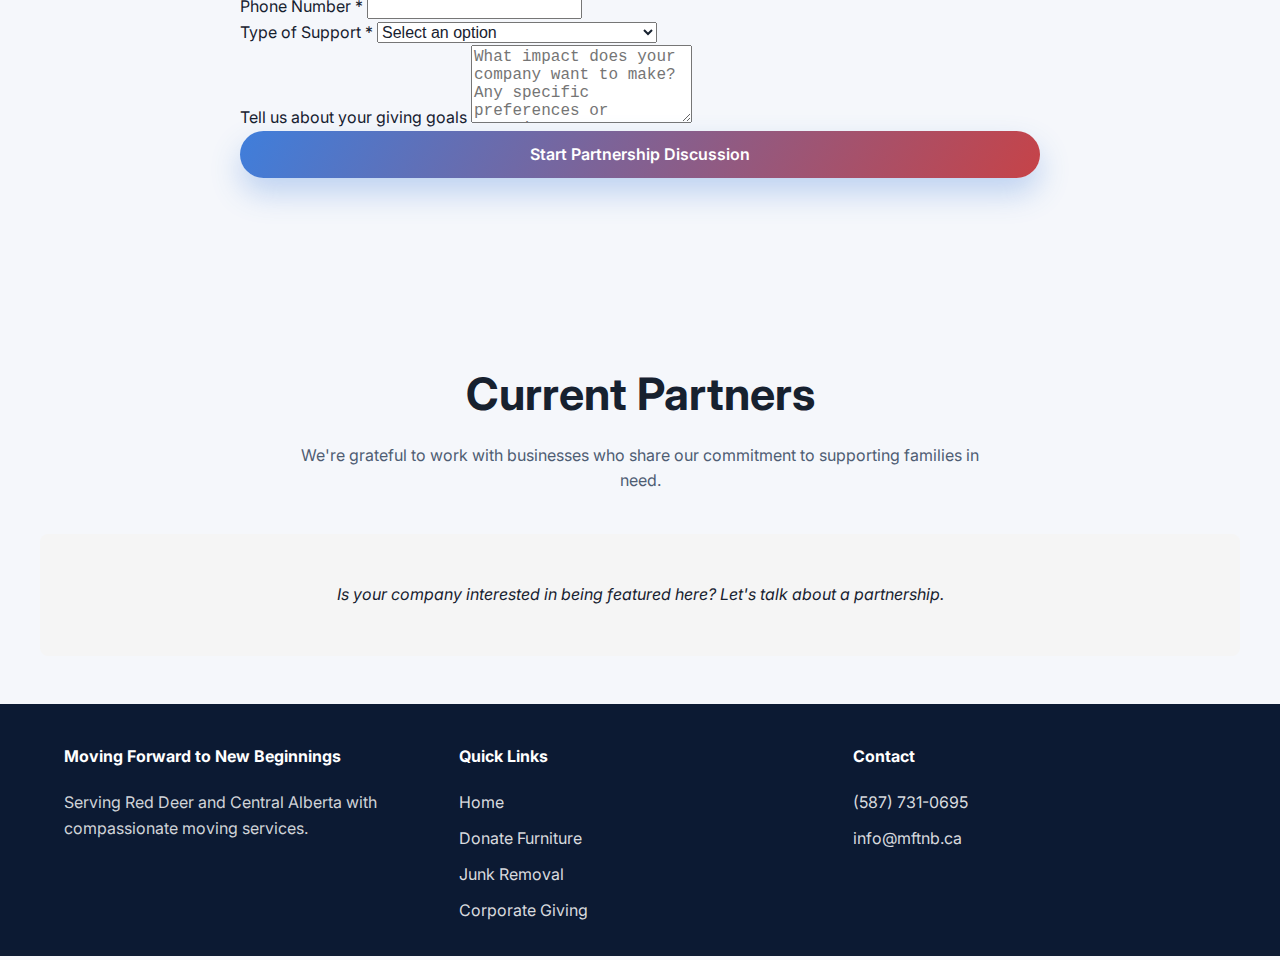
<file: corporate_giving_page.html>
<!doctype html>
<html lang="en">
<head>
  <meta charset="utf-8" />
  <meta name="viewport" content="width=device-width, initial-scale=1" />
  <title>Corporate Giving | Moving Forward to New Beginnings</title>
  <meta name="description" content="Partner with us to support families in need. Donate furniture, sponsor moves, or support our community rescue program." />
  <link rel="preconnect" href="https://fonts.googleapis.com" />
  <link rel="preconnect" href="https://fonts.gstatic.com" crossorigin />
  <link href="https://fonts.googleapis.com/css2?family=Inter:wght@400;500;600;700&display=swap" rel="stylesheet" />
  <link rel="stylesheet" href="styles.css" />
  <link rel="icon" type="image/png" sizes="32x32" href="favicon-32.png" />
  <script src="https://challenges.cloudflare.com/turnstile/v0/api.js?render=explicit" async defer></script>
</head>
<body>
  <header class="site-header">
    <div class="inner">
      <a href="index.html" class="brand" aria-label="Moving Forward to New Beginnings home">
        <img src="logo.png" alt="Moving Forward to New Beginnings logo" />
        <span>Moving Forward to New Beginnings</span>
      </a>
      <nav class="primary-nav" aria-label="Primary">
        <a href="index.html#services">Services</a>
        <a href="index.html#community">Community</a>
        <a href="donate.html">Donate</a>
        <a href="corporate-giving.html">Corporate Giving</a>
        <a href="index.html#contact">Contact</a>
      </nav>
      <div class="header-cta">
        <a href="tel:+15877310695">Call (587) 731-0695</a>
      </div>
    </div>
  </header>

  <main>
    <section class="hero">
      <div class="container">
        <h1>Corporate Giving & Partnerships</h1>
        <p>Your company can make a direct impact on families rebuilding their lives. Partner with us to donate furniture, sponsor moving services, or support our rescue move program.</p>
      </div>
    </section>

    <section class="container" style="padding: 3rem 0;">
      <div class="section-heading">
        <h2>Ways Your Company Can Help</h2>
        <p>We work with businesses across Red Deer and Central Alberta to create meaningful community impact.</p>
      </div>

      <div class="grid-cards" style="margin-bottom: 3rem;">
        <article class="card">
          <h3>🛋️ Furniture Donations</h3>
          <p>Upgrading your office? Closing a location? We pick up quality furniture and deliver it to families starting over. Perfect for:</p>
          <ul style="text-align: left; margin-left: 1.5rem; margin-top: 1rem;">
            <li>Office furniture & equipment</li>
            <li>Hotel room furnishings</li>
            <li>Retail display items</li>
            <li>Restaurant seating & tables</li>
          </ul>
        </article>

        <article class="card">
          <h3>🚚 Sponsored Moves</h3>
          <p>Cover the cost of a move for a family fleeing domestic violence. Your sponsorship includes:</p>
          <ul style="text-align: left; margin-left: 1.5rem; margin-top: 1rem;">
            <li>Professional moving crew & truck</li>
            <li>Safe, discreet service</li>
            <li>Recognition (if desired)</li>
            <li>Tax receipt for your donation</li>
          </ul>
        </article>

        <article class="card">
          <h3>🤝 Ongoing Partnership</h3>
          <p>Become a monthly supporter and keep our rescue move program running. Options include:</p>
          <ul style="text-align: left; margin-left: 1.5rem; margin-top: 1rem;">
            <li>Monthly financial contribution</li>
            <li>Employee volunteer days</li>
            <li>Truck or equipment donation</li>
            <li>Promotional partnership</li>
          </ul>
        </article>
      </div>

      <div class="highlight" style="margin: 3rem 0;">
        <h3>Your Impact</h3>
        <p>For every set of paid moves we complete, we perform a rescue move at no charge for a family fleeing violence. Corporate partners help us maintain this 1:1 ratio and expand our reach. In 2024 alone, we've helped 47 families transition to safety—and with your support, we can do even more.</p>
      </div>

      <div style="max-width: 800px; margin: 3rem auto;">
        <h2>Start a Partnership Conversation</h2>
        <p style="margin-bottom: 2rem;">Tell us about your company's giving goals and we'll work together to create a meaningful partnership.</p>
        
        <form id="corporateForm" class="donation-form" novalidate>
          <div class="form-group">
            <label for="companyName">Company Name *</label>
            <input type="text" id="companyName" name="companyName" required autocomplete="organization" />
          </div>

          <div class="form-group">
            <label for="contactName">Your Name *</label>
            <input type="text" id="contactName" name="contactName" required autocomplete="name" />
          </div>

          <div class="form-group">
            <label for="email">Email *</label>
            <input type="email" id="email" name="email" required autocomplete="email" />
          </div>

          <div class="form-group">
            <label for="phone">Phone Number *</label>
            <input type="tel" id="phone" name="phone" required autocomplete="tel" inputmode="tel" />
          </div>

          <div class="form-group">
            <label for="donationType">Type of Support *</label>
            <select id="donationType" name="donationType" required>
              <option value="">Select an option</option>
              <option value="furniture">Furniture donation</option>
              <option value="moving-services">Sponsor moving services</option>
              <option value="both">Both furniture & moving sponsorship</option>
              <option value="ongoing">Ongoing partnership</option>
              <option value="other">Other / Not sure yet</option>
            </select>
          </div>

          <div class="form-group" id="furnitureGroup" style="display: none;">
            <label for="furnitureItems">Furniture Items Available</label>
            <textarea id="furnitureItems" name="furnitureItems" rows="3" placeholder="Describe the furniture: quantity, type, condition"></textarea>
          </div>

          <div class="form-group" id="valueGroup" style="display: none;">
            <label for="estimatedValue">Estimated Value (optional)</label>
            <input type="text" id="estimatedValue" name="estimatedValue" placeholder="For tax receipt purposes" />
          </div>

          <div class="form-group" id="sponsorshipGroup" style="display: none;">
            <label for="sponsorshipInterest">Sponsorship Interest</label>
            <select id="sponsorshipInterest" name="sponsorshipInterest">
              <option value="">Select an option</option>
              <option value="one-time">One-time sponsored move</option>
              <option value="quarterly">Quarterly sponsorship</option>
              <option value="monthly">Monthly partnership</option>
              <option value="discuss">Let's discuss options</option>
            </select>
          </div>

          <div class="form-group">
            <label for="notes">Tell us about your giving goals</label>
            <textarea id="notes" name="notes" rows="4" placeholder="What impact does your company want to make? Any specific preferences or questions?"></textarea>
          </div>

          <div id="corporateTurnstile" class="turnstile-slot" aria-live="polite"></div>

          <button type="submit" class="btn-primary" style="width: 100%;">Start Partnership Discussion</button>
          <p id="corporateStatus" role="status" style="margin-top: 1rem;"></p>
        </form>
      </div>
    </section>

    <section class="container" style="padding: 3rem 0;">
      <div class="section-heading">
        <h2>Current Partners</h2>
        <p>We're grateful to work with businesses who share our commitment to supporting families in need.</p>
      </div>
      <div style="text-align: center; padding: 2rem; background: #f5f5f5; border-radius: 8px;">
        <p><em>Is your company interested in being featured here? Let's talk about a partnership.</em></p>
      </div>
    </section>
  </main>

  <footer class="site-footer">
    <div class="container footer-grid">
      <div>
        <h4>Moving Forward to New Beginnings</h4>
        <p>Serving Red Deer and Central Alberta with compassionate moving services.</p>
      </div>
      <div>
        <h4>Quick Links</h4>
        <ul class="footer-nav">
          <li><a href="index.html">Home</a></li>
          <li><a href="donate.html">Donate Furniture</a></li>
          <li><a href="junk-removal.html">Junk Removal</a></li>
          <li><a href="corporate-giving.html">Corporate Giving</a></li>
        </ul>
      </div>
      <div>
        <h4>Contact</h4>
        <ul class="footer-contact">
          <li><a href="tel:+15877310695">(587) 731-0695</a></li>
          <li><a href="mailto:info@mftnb.ca">info@mftnb.ca</a></li>
        </ul>
      </div>
    </div>
  </footer>

  <script>
    const APPS_SCRIPT_URL = 'YOUR_APPS_SCRIPT_URL_HERE'; // Replace with your deployed script URL
    const TURNSTILE_SITE_KEY = 'YOUR_TURNSTILE_SITE_KEY'; // Replace with your Cloudflare Turnstile site key

    let turnstileWidgetId = null;

    // Show/hide conditional fields based on donation type
    document.getElementById('donationType').addEventListener('change', (e) => {
      const value = e.target.value;
      const furnitureGroup = document.getElementById('furnitureGroup');
      const valueGroup = document.getElementById('valueGroup');
      const sponsorshipGroup = document.getElementById('sponsorshipGroup');

      // Hide all first
      furnitureGroup.style.display = 'none';
      valueGroup.style.display = 'none';
      sponsorshipGroup.style.display = 'none';

      // Show relevant fields
      if (value === 'furniture' || value === 'both') {
        furnitureGroup.style.display = 'block';
        valueGroup.style.display = 'block';
      }
      if (value === 'moving-services' || value === 'both' || value === 'ongoing') {
        sponsorshipGroup.style.display = 'block';
      }
    });

    // Initialize Turnstile
    function initTurnstile() {
      if (typeof turnstile !== 'undefined') {
        const container = document.getElementById('corporateTurnstile');
        if (container && !turnstileWidgetId) {
          turnstileWidgetId = turnstile.render('#corporateTurnstile', {
            sitekey: TURNSTILE_SITE_KEY,
            theme: 'light',
            action: 'corporate_donor'
          });
        }
      }
    }

    // Wait for Turnstile to load
    if (typeof turnstile !== 'undefined') {
      initTurnstile();
    } else {
      window.addEventListener('load', () => {
        setTimeout(initTurnstile, 500);
      });
    }

    // Form submission
    document.getElementById('corporateForm').addEventListener('submit', async (e) => {
      e.preventDefault();
      
      const statusEl = document.getElementById('corporateStatus');
      const submitBtn = e.target.querySelector('button[type="submit"]');
      
      // Get form data
      const formData = new FormData(e.target);
      const data = {
        formType: 'corporate-donor',
        companyName: formData.get('companyName'),
        contactName: formData.get('contactName'),
        email: formData.get('email'),
        phone: formData.get('phone'),
        donationType: formData.get('donationType'),
        furnitureItems: formData.get('furnitureItems'),
        estimatedValue: formData.get('estimatedValue'),
        sponsorshipInterest: formData.get('sponsorshipInterest'),
        notes: formData.get('notes'),
        source: 'corporate-giving-page'
      };

      // Get Turnstile token
      if (turnstileWidgetId !== null && typeof turnstile !== 'undefined') {
        data.turnstileToken = turnstile.getResponse(turnstileWidgetId);
      }

      if (!data.turnstileToken) {
        statusEl.textContent = 'Please complete the verification check.';
        statusEl.style.color = '#d32f2f';
        return;
      }

      // Disable button
      submitBtn.disabled = true;
      submitBtn.textContent = 'Submitting...';
      statusEl.textContent = '';

      try {
        const response = await fetch(APPS_SCRIPT_URL, {
          method: 'POST',
          headers: { 'Content-Type': 'application/json' },
          body: JSON.stringify(data)
        });

        const result = await response.json();

        if (result.ok) {
          statusEl.textContent = '✓ Thank you! We\'ll reach out within 1-2 business days to discuss partnership opportunities.';
          statusEl.style.color = '#2e7d32';
          e.target.reset();
          if (turnstileWidgetId !== null && typeof turnstile !== 'undefined') {
            turnstile.reset(turnstileWidgetId);
          }
          // Reset conditional fields
          document.getElementById('furnitureGroup').style.display = 'none';
          document.getElementById('valueGroup').style.display = 'none';
          document.getElementById('sponsorshipGroup').style.display = 'none';
        } else {
          throw new Error(result.error || 'Submission failed');
        }
      } catch (error) {
        console.error('Submission error:', error);
        statusEl.textContent = 'Something went wrong. Please email us at info@mftnb.ca or call (587) 731-0695.';
        statusEl.style.color = '#d32f2f';
      } finally {
        submitBtn.disabled = false;
        submitBtn.textContent = 'Start Partnership Discussion';
      }
    });
  </script>
</body>
</html>
</file>
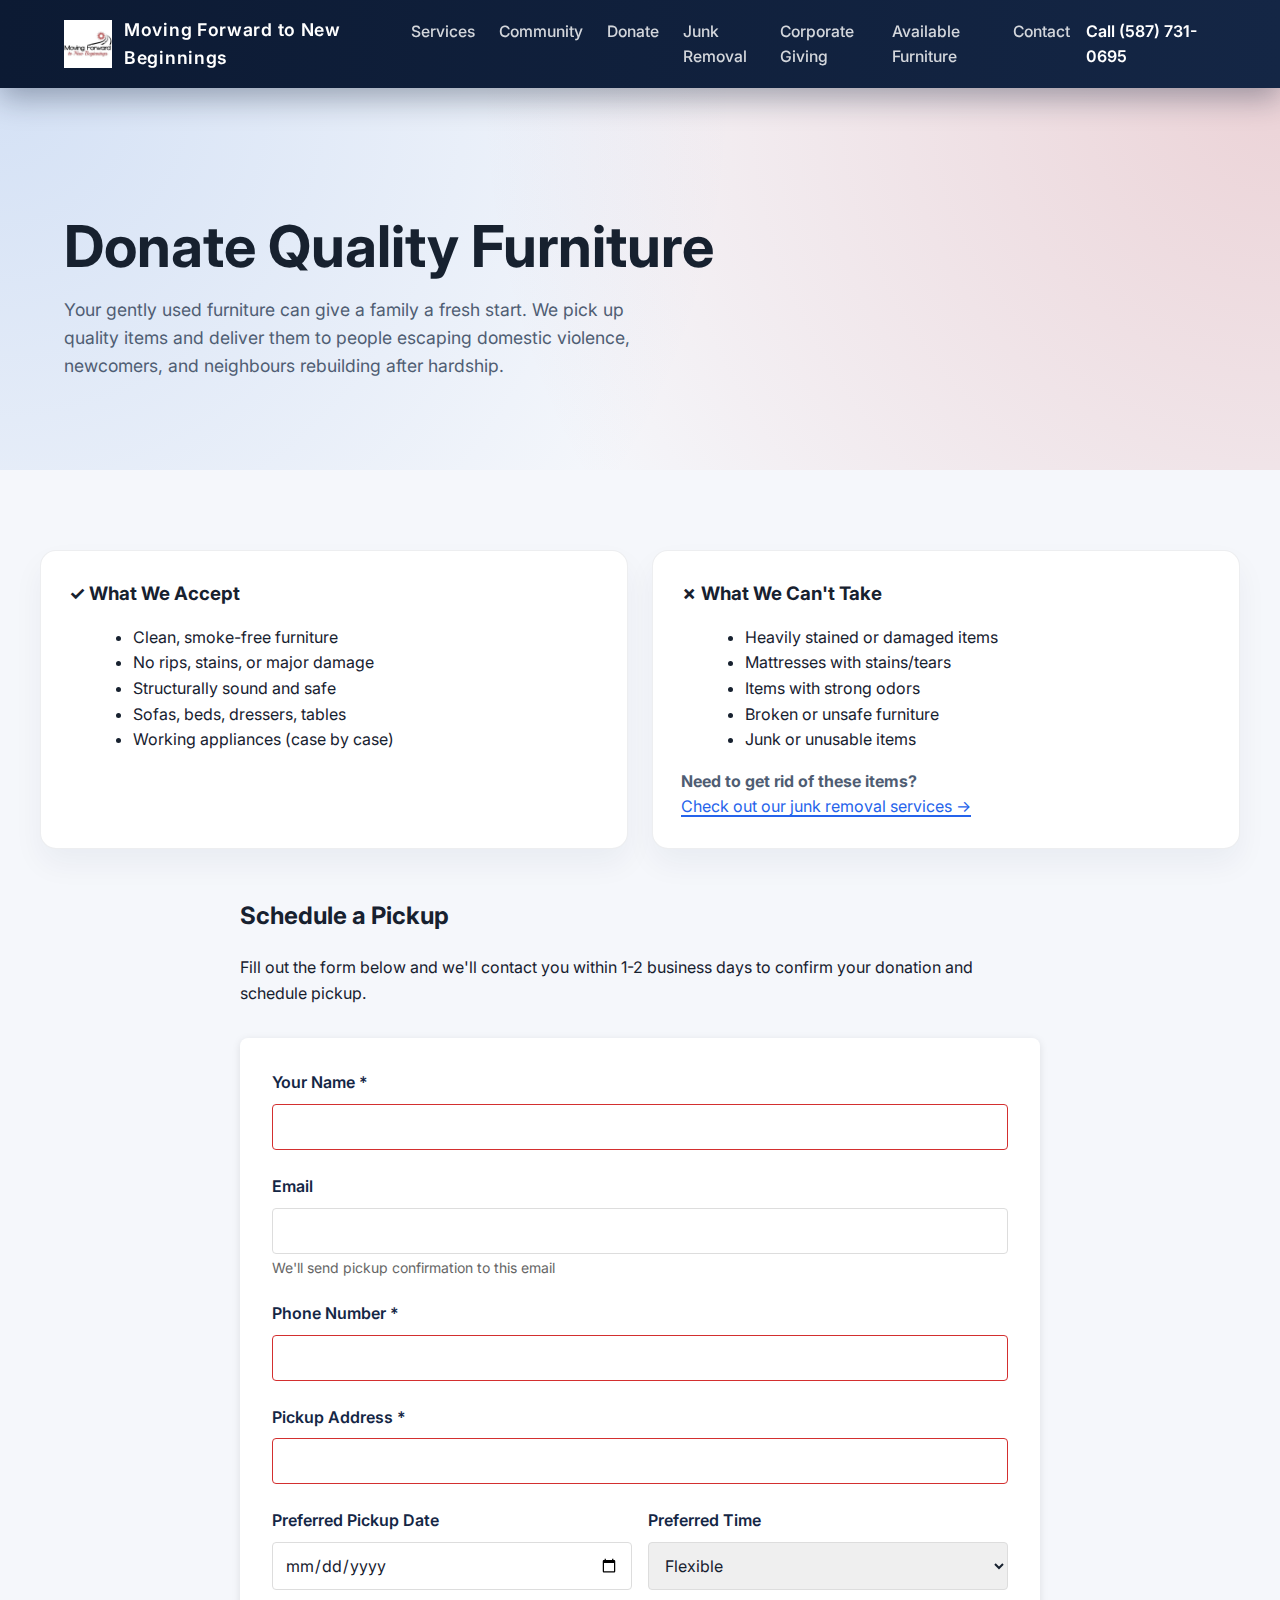
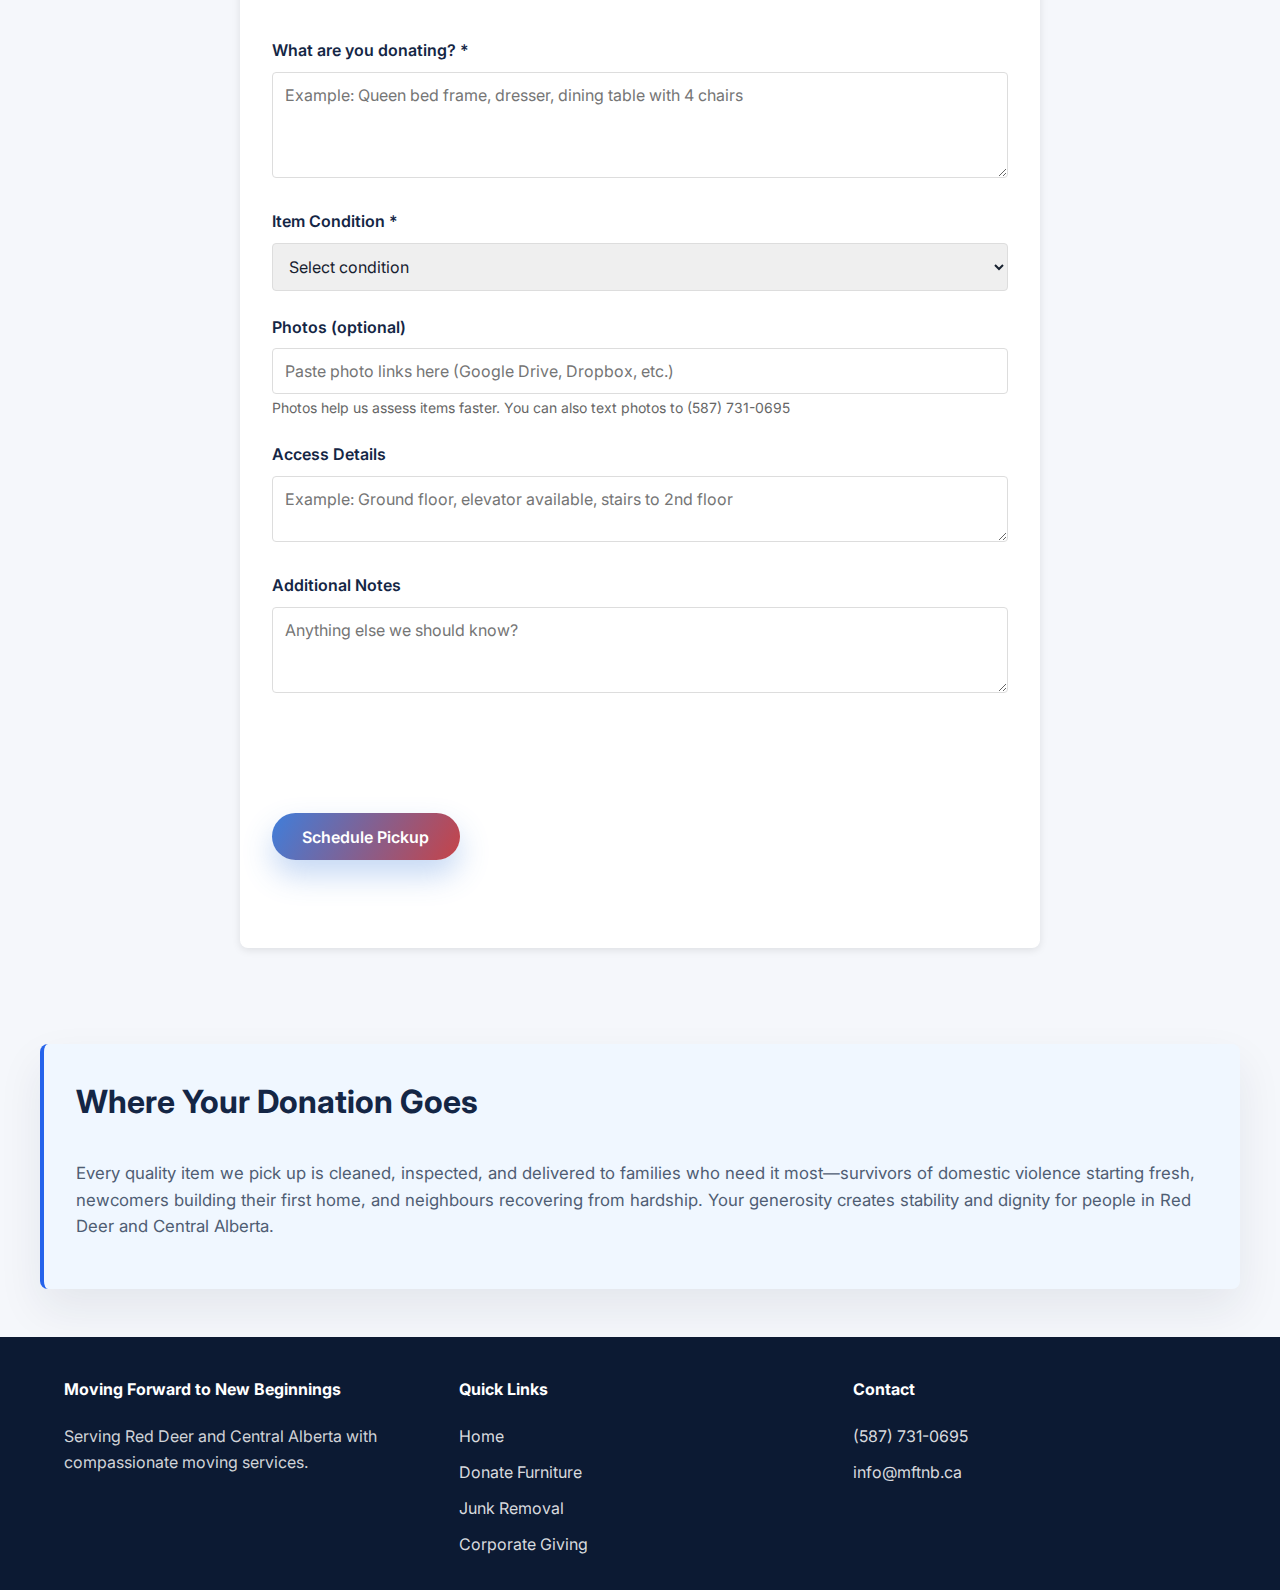
<file: donate.html>
<!doctype html>
<html lang="en">
<head>
  <meta charset="utf-8" />
  <meta name="viewport" content="width=device-width, initial-scale=1" />
  <title>Donate Furniture | Moving Forward to New Beginnings</title>
  <meta name="description" content="Schedule a pickup for your quality furniture donations. Help families starting over in Red Deer and Central Alberta." />
  <link rel="preconnect" href="https://fonts.googleapis.com" />
  <link rel="preconnect" href="https://fonts.gstatic.com" crossorigin />
  <link href="https://fonts.googleapis.com/css2?family=Inter:wght@400;500;600;700&display=swap" rel="stylesheet" />
  <link rel="stylesheet" href="styles.css" />
  <link rel="stylesheet" href="additional_styles.css" />
  <link rel="icon" type="image/png" sizes="32x32" href="favicon-32.png" />
  <script src="https://challenges.cloudflare.com/turnstile/v0/api.js?render=explicit" async defer></script>
</head>
<body>
  <header class="site-header">
    <div class="inner">
      <a href="index.html" class="brand" aria-label="Moving Forward to New Beginnings home">
        <img src="logo.png" alt="Moving Forward to New Beginnings logo" />
        <span>Moving Forward to New Beginnings</span>
      </a>
      <nav class="primary-nav" aria-label="Primary">
        <a href="index.html#services">Services</a>
        <a href="index.html#community">Community</a>
        <a href="donate.html">Donate</a>
        <a href="junk-removal.html">Junk Removal</a>
        <a href="corporate-giving.html">Corporate Giving</a>
        <a href="furniture-available.html">Available Furniture</a>
        <a href="index.html#contact">Contact</a>
      </nav>
      <div class="header-cta">
        <a href="tel:+15877310695">Call (587) 731-0695</a>
      </div>
    </div>
  </header>

  <main>
    <section class="hero">
      <div class="container">
        <h1>Donate Quality Furniture</h1>
        <p>Your gently used furniture can give a family a fresh start. We pick up quality items and deliver them to people escaping domestic violence, newcomers, and neighbours rebuilding after hardship.</p>
      </div>
    </section>

    <section class="container" style="padding: 3rem 0;">
      <div class="grid-cards" style="margin-bottom: 3rem;">
        <article class="card">
          <h3>✓ What We Accept</h3>
          <ul style="text-align: left; margin-left: 1.5rem;">
            <li>Clean, smoke-free furniture</li>
            <li>No rips, stains, or major damage</li>
            <li>Structurally sound and safe</li>
            <li>Sofas, beds, dressers, tables</li>
            <li>Working appliances (case by case)</li>
          </ul>
        </article>
        <article class="card">
          <h3>✗ What We Can't Take</h3>
          <ul style="text-align: left; margin-left: 1.5rem;">
            <li>Heavily stained or damaged items</li>
            <li>Mattresses with stains/tears</li>
            <li>Items with strong odors</li>
            <li>Broken or unsafe furniture</li>
            <li>Junk or unusable items</li>
          </ul>
          <p style="margin-top: 1rem;"><strong>Need to get rid of these items?</strong><br />
          <a href="junk-removal.html" style="color: #2563eb;">Check out our junk removal services →</a></p>
        </article>
      </div>

      <div style="max-width: 800px; margin: 0 auto;">
        <h2>Schedule a Pickup</h2>
        <p style="margin-bottom: 2rem;">Fill out the form below and we'll contact you within 1-2 business days to confirm your donation and schedule pickup.</p>
        
        <form id="donationForm" class="donation-form" novalidate>
          <div class="form-group">
            <label for="name">Your Name *</label>
            <input type="text" id="name" name="name" required autocomplete="name" />
          </div>

          <div class="form-group">
            <label for="email">Email</label>
            <input type="email" id="email" name="email" autocomplete="email" />
            <small>We'll send pickup confirmation to this email</small>
          </div>

          <div class="form-group">
            <label for="phone">Phone Number *</label>
            <input type="tel" id="phone" name="phone" required autocomplete="tel" inputmode="tel" />
          </div>

          <div class="form-group">
            <label for="address">Pickup Address *</label>
            <input type="text" id="address" name="address" required autocomplete="street-address" />
          </div>

          <div class="form-row">
            <div class="form-group">
              <label for="pickupDate">Preferred Pickup Date</label>
              <input type="date" id="pickupDate" name="pickupDate" />
            </div>

            <div class="form-group">
              <label for="timeWindow">Preferred Time</label>
              <select id="timeWindow" name="timeWindow">
                <option value="">Flexible</option>
                <option value="Morning (8am-12pm)">Morning (8am-12pm)</option>
                <option value="Afternoon (12pm-5pm)">Afternoon (12pm-5pm)</option>
                <option value="Evening (5pm-8pm)">Evening (5pm-8pm)</option>
              </select>
            </div>
          </div>

          <div class="form-group">
            <label for="itemDescription">What are you donating? *</label>
            <textarea id="itemDescription" name="itemDescription" rows="4" required placeholder="Example: Queen bed frame, dresser, dining table with 4 chairs"></textarea>
          </div>

          <div class="form-group">
            <label for="itemCondition">Item Condition *</label>
            <select id="itemCondition" name="itemCondition" required>
              <option value="">Select condition</option>
              <option value="Excellent - Like new">Excellent - Like new</option>
              <option value="Good - Minor wear">Good - Minor wear</option>
              <option value="Fair - Some wear but functional">Fair - Some wear but functional</option>
            </select>
          </div>

          <div class="form-group">
            <label for="photos">Photos (optional)</label>
            <input type="text" id="photos" name="photos" placeholder="Paste photo links here (Google Drive, Dropbox, etc.)" />
            <small>Photos help us assess items faster. You can also text photos to (587) 731-0695</small>
          </div>

          <div class="form-group">
            <label for="access">Access Details</label>
            <textarea id="access" name="access" rows="2" placeholder="Example: Ground floor, elevator available, stairs to 2nd floor"></textarea>
          </div>

          <div class="form-group">
            <label for="notes">Additional Notes</label>
            <textarea id="notes" name="notes" rows="3" placeholder="Anything else we should know?"></textarea>
          </div>

          <div id="donationTurnstile" class="turnstile-slot" aria-live="polite"></div>

          <button type="submit" class="btn-primary">Schedule Pickup</button>
          <p id="donationStatus" class="form-status" role="status"></p>
        </form>
      </div>
    </section>

    <section class="container highlight" style="margin: 3rem auto;">
      <h3>Where Your Donation Goes</h3>
      <p>Every quality item we pick up is cleaned, inspected, and delivered to families who need it most—survivors of domestic violence starting fresh, newcomers building their first home, and neighbours recovering from hardship. Your generosity creates stability and dignity for people in Red Deer and Central Alberta.</p>
    </section>
  </main>

  <footer class="site-footer">
    <div class="container footer-grid">
      <div>
        <h4>Moving Forward to New Beginnings</h4>
        <p>Serving Red Deer and Central Alberta with compassionate moving services.</p>
      </div>
      <div>
        <h4>Quick Links</h4>
        <ul class="footer-nav">
          <li><a href="index.html">Home</a></li>
          <li><a href="donate.html">Donate Furniture</a></li>
          <li><a href="junk-removal.html">Junk Removal</a></li>
          <li><a href="corporate-giving.html">Corporate Giving</a></li>
        </ul>
      </div>
      <div>
        <h4>Contact</h4>
        <ul class="footer-contact">
          <li><a href="tel:+15877310695">(587) 731-0695</a></li>
          <li><a href="mailto:info@mftnb.ca">info@mftnb.ca</a></li>
        </ul>
      </div>
    </div>
  </footer>

  <script>
    const APPS_SCRIPT_URL = 'https://script.google.com/macros/s/AKfycbz2kTp_RynPKZptrLJrsv_DvS_-el2bzBz8Jc_QaEej2nHop5iABnMcuEa5pff2No9W8g/exec';
    const TURNSTILE_SITE_KEY = '0x4AAAAAAB2kYqJ0EOGNbli7';

    let turnstileWidgetId = null;

    // Initialize Turnstile
    function initTurnstile() {
      if (typeof turnstile !== 'undefined') {
        const container = document.getElementById('donationTurnstile');
        if (container && !turnstileWidgetId) {
          turnstileWidgetId = turnstile.render('#donationTurnstile', {
            sitekey: TURNSTILE_SITE_KEY,
            theme: 'light',
            action: 'donation_pickup'
          });
        }
      }
    }

    // Wait for Turnstile to load
    if (typeof turnstile !== 'undefined') {
      initTurnstile();
    } else {
      window.addEventListener('load', () => {
        setTimeout(initTurnstile, 500);
      });
    }

    // Form submission
    document.getElementById('donationForm').addEventListener('submit', async (e) => {
      e.preventDefault();
      
      const statusEl = document.getElementById('donationStatus');
      const submitBtn = e.target.querySelector('button[type="submit"]');
      
      // Get form data
      const formData = new FormData(e.target);
      const data = {
        formType: 'donation-pickup',
        name: formData.get('name'),
        email: formData.get('email'),
        phone: formData.get('phone'),
        address: formData.get('address'),
        pickupDate: formData.get('pickupDate'),
        timeWindow: formData.get('timeWindow'),
        itemDescription: formData.get('itemDescription'),
        itemCondition: formData.get('itemCondition'),
        photos: formData.get('photos'),
        access: formData.get('access'),
        notes: formData.get('notes'),
        source: 'donation-page'
      };

      // Get Turnstile token
      if (turnstileWidgetId !== null && typeof turnstile !== 'undefined') {
        data.turnstileToken = turnstile.getResponse(turnstileWidgetId);
      }

      if (!data.turnstileToken) {
        statusEl.dataset.status = 'error';
        statusEl.textContent = 'Please complete the verification check.';
        return;
      }

      // Disable button
      submitBtn.disabled = true;
      submitBtn.textContent = 'Submitting...';
      statusEl.dataset.status = '';
      statusEl.textContent = '';

      try {
        const response = await fetch(APPS_SCRIPT_URL, {
          method: 'POST',
          headers: { 'Content-Type': 'application/json' },
          body: JSON.stringify(data)
        });

        const result = await response.json();

        if (result.ok) {
          statusEl.dataset.status = 'success';
          statusEl.textContent = '✓ Thank you! We\'ll contact you within 1-2 business days to schedule pickup.';
          e.target.reset();
          if (turnstileWidgetId !== null && typeof turnstile !== 'undefined') {
            turnstile.reset(turnstileWidgetId);
          }
        } else {
          throw new Error(result.error || 'Submission failed');
        }
      } catch (error) {
        console.error('Submission error:', error);
        statusEl.dataset.status = 'error';
        statusEl.textContent = 'Something went wrong. Please call us at (587) 731-0695.';
      } finally {
        submitBtn.disabled = false;
        submitBtn.textContent = 'Schedule Pickup';
      }
    });
  </script>
</body>
</html>
</file>
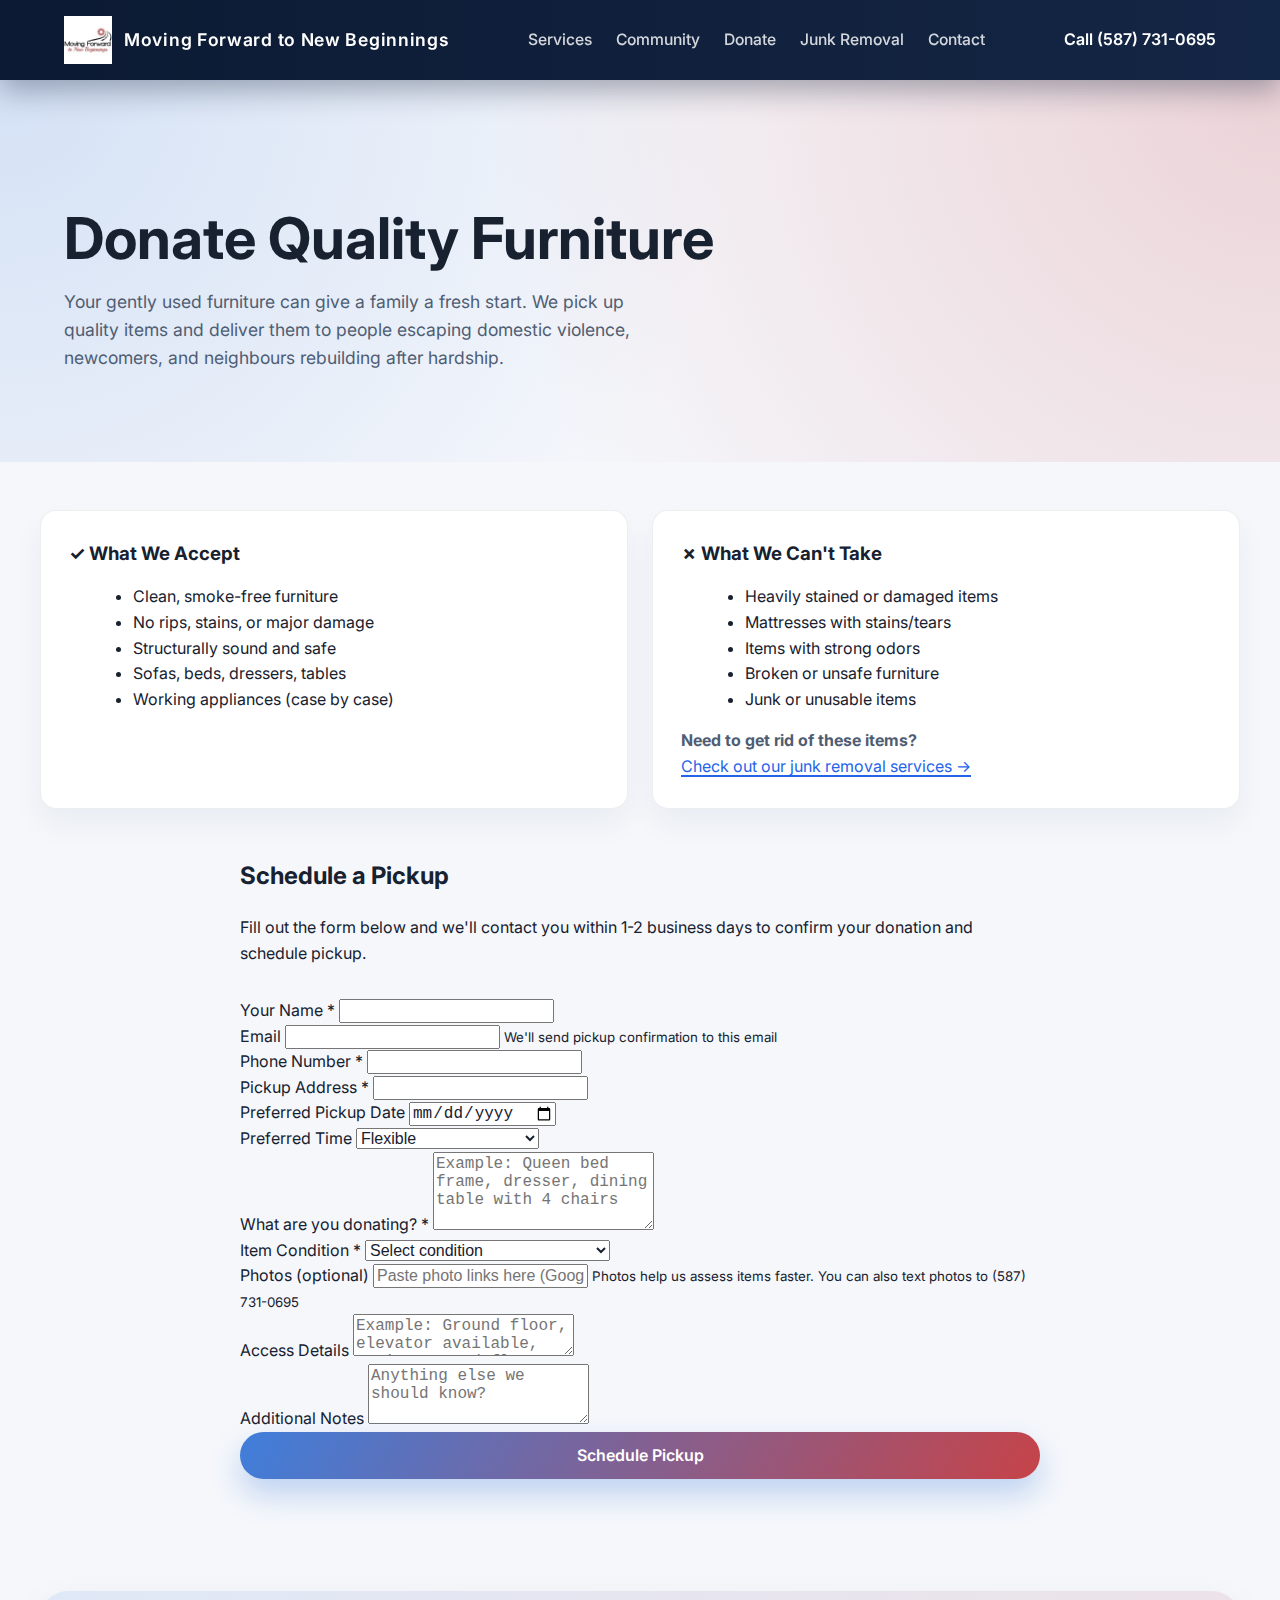
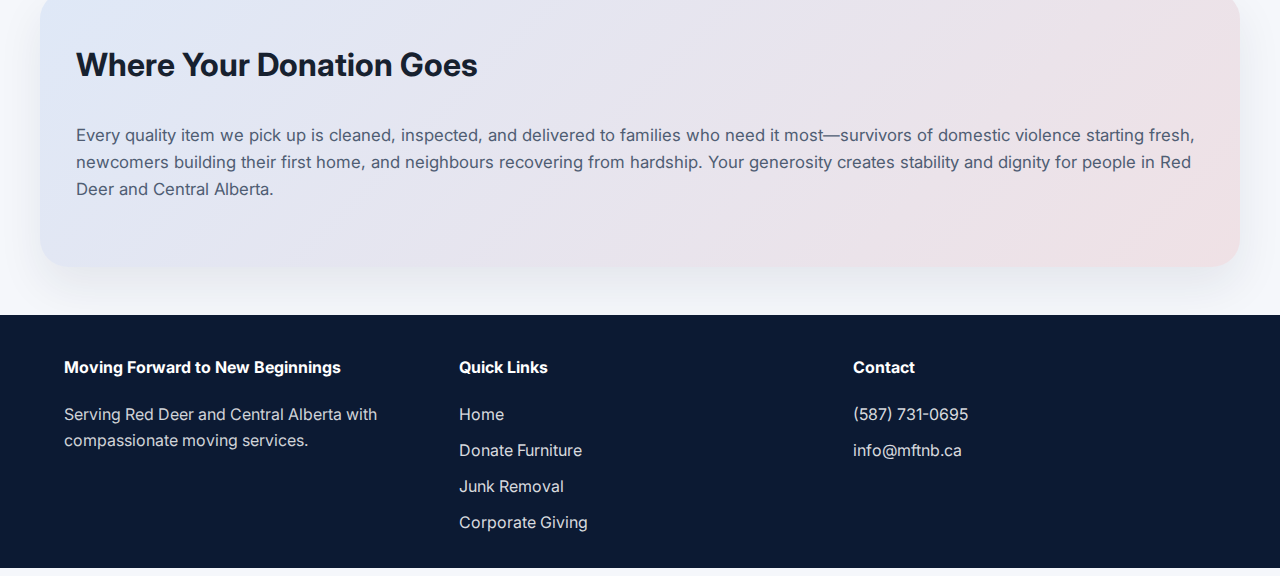
<file: donation_pickup_page.html>
<!doctype html>
<html lang="en">
<head>
  <meta charset="utf-8" />
  <meta name="viewport" content="width=device-width, initial-scale=1" />
  <title>Donate Furniture | Moving Forward to New Beginnings</title>
  <meta name="description" content="Schedule a pickup for your quality furniture donations. Help families starting over in Red Deer and Central Alberta." />
  <link rel="preconnect" href="https://fonts.googleapis.com" />
  <link rel="preconnect" href="https://fonts.gstatic.com" crossorigin />
  <link href="https://fonts.googleapis.com/css2?family=Inter:wght@400;500;600;700&display=swap" rel="stylesheet" />
  <link rel="stylesheet" href="styles.css" />
  <link rel="icon" type="image/png" sizes="32x32" href="favicon-32.png" />
  <script src="https://challenges.cloudflare.com/turnstile/v0/api.js?render=explicit" async defer></script>
</head>
<body>
  <header class="site-header">
    <div class="inner">
      <a href="index.html" class="brand" aria-label="Moving Forward to New Beginnings home">
        <img src="logo.png" alt="Moving Forward to New Beginnings logo" />
        <span>Moving Forward to New Beginnings</span>
      </a>
      <nav class="primary-nav" aria-label="Primary">
        <a href="index.html#services">Services</a>
        <a href="index.html#community">Community</a>
        <a href="donate.html">Donate</a>
        <a href="junk-removal.html">Junk Removal</a>
        <a href="index.html#contact">Contact</a>
      </nav>
      <div class="header-cta">
        <a href="tel:+15877310695">Call (587) 731-0695</a>
      </div>
    </div>
  </header>

  <main>
    <section class="hero">
      <div class="container">
        <h1>Donate Quality Furniture</h1>
        <p>Your gently used furniture can give a family a fresh start. We pick up quality items and deliver them to people escaping domestic violence, newcomers, and neighbours rebuilding after hardship.</p>
      </div>
    </section>

    <section class="container" style="padding: 3rem 0;">
      <div class="grid-cards" style="margin-bottom: 3rem;">
        <article class="card">
          <h3>✓ What We Accept</h3>
          <ul style="text-align: left; margin-left: 1.5rem;">
            <li>Clean, smoke-free furniture</li>
            <li>No rips, stains, or major damage</li>
            <li>Structurally sound and safe</li>
            <li>Sofas, beds, dressers, tables</li>
            <li>Working appliances (case by case)</li>
          </ul>
        </article>
        <article class="card">
          <h3>✗ What We Can't Take</h3>
          <ul style="text-align: left; margin-left: 1.5rem;">
            <li>Heavily stained or damaged items</li>
            <li>Mattresses with stains/tears</li>
            <li>Items with strong odors</li>
            <li>Broken or unsafe furniture</li>
            <li>Junk or unusable items</li>
          </ul>
          <p style="margin-top: 1rem;"><strong>Need to get rid of these items?</strong><br />
          <a href="junk-removal.html" style="color: #2563eb;">Check out our junk removal services →</a></p>
        </article>
      </div>

      <div style="max-width: 800px; margin: 0 auto;">
        <h2>Schedule a Pickup</h2>
        <p style="margin-bottom: 2rem;">Fill out the form below and we'll contact you within 1-2 business days to confirm your donation and schedule pickup.</p>
        
        <form id="donationForm" class="donation-form" novalidate>
          <div class="form-group">
            <label for="name">Your Name *</label>
            <input type="text" id="name" name="name" required autocomplete="name" />
          </div>

          <div class="form-group">
            <label for="email">Email</label>
            <input type="email" id="email" name="email" autocomplete="email" />
            <small>We'll send pickup confirmation to this email</small>
          </div>

          <div class="form-group">
            <label for="phone">Phone Number *</label>
            <input type="tel" id="phone" name="phone" required autocomplete="tel" inputmode="tel" />
          </div>

          <div class="form-group">
            <label for="address">Pickup Address *</label>
            <input type="text" id="address" name="address" required autocomplete="street-address" />
          </div>

          <div class="form-row">
            <div class="form-group">
              <label for="pickupDate">Preferred Pickup Date</label>
              <input type="date" id="pickupDate" name="pickupDate" />
            </div>

            <div class="form-group">
              <label for="timeWindow">Preferred Time</label>
              <select id="timeWindow" name="timeWindow">
                <option value="">Flexible</option>
                <option value="Morning (8am-12pm)">Morning (8am-12pm)</option>
                <option value="Afternoon (12pm-5pm)">Afternoon (12pm-5pm)</option>
                <option value="Evening (5pm-8pm)">Evening (5pm-8pm)</option>
              </select>
            </div>
          </div>

          <div class="form-group">
            <label for="itemDescription">What are you donating? *</label>
            <textarea id="itemDescription" name="itemDescription" rows="4" required placeholder="Example: Queen bed frame, dresser, dining table with 4 chairs"></textarea>
          </div>

          <div class="form-group">
            <label for="itemCondition">Item Condition *</label>
            <select id="itemCondition" name="itemCondition" required>
              <option value="">Select condition</option>
              <option value="Excellent - Like new">Excellent - Like new</option>
              <option value="Good - Minor wear">Good - Minor wear</option>
              <option value="Fair - Some wear but functional">Fair - Some wear but functional</option>
            </select>
          </div>

          <div class="form-group">
            <label for="photos">Photos (optional)</label>
            <input type="text" id="photos" name="photos" placeholder="Paste photo links here (Google Drive, Dropbox, etc.)" />
            <small>Photos help us assess items faster. You can also text photos to (587) 731-0695</small>
          </div>

          <div class="form-group">
            <label for="access">Access Details</label>
            <textarea id="access" name="access" rows="2" placeholder="Example: Ground floor, elevator available, stairs to 2nd floor"></textarea>
          </div>

          <div class="form-group">
            <label for="notes">Additional Notes</label>
            <textarea id="notes" name="notes" rows="3" placeholder="Anything else we should know?"></textarea>
          </div>

          <div id="donationTurnstile" class="turnstile-slot" aria-live="polite"></div>

          <button type="submit" class="btn-primary" style="width: 100%;">Schedule Pickup</button>
          <p id="donationStatus" role="status" style="margin-top: 1rem;"></p>
        </form>
      </div>
    </section>

    <section class="container highlight" style="margin: 3rem auto;">
      <h3>Where Your Donation Goes</h3>
      <p>Every quality item we pick up is cleaned, inspected, and delivered to families who need it most—survivors of domestic violence starting fresh, newcomers building their first home, and neighbours recovering from hardship. Your generosity creates stability and dignity for people in Red Deer and Central Alberta.</p>
    </section>
  </main>

  <footer class="site-footer">
    <div class="container footer-grid">
      <div>
        <h4>Moving Forward to New Beginnings</h4>
        <p>Serving Red Deer and Central Alberta with compassionate moving services.</p>
      </div>
      <div>
        <h4>Quick Links</h4>
        <ul class="footer-nav">
          <li><a href="index.html">Home</a></li>
          <li><a href="donate.html">Donate Furniture</a></li>
          <li><a href="junk-removal.html">Junk Removal</a></li>
          <li><a href="corporate-giving.html">Corporate Giving</a></li>
        </ul>
      </div>
      <div>
        <h4>Contact</h4>
        <ul class="footer-contact">
          <li><a href="tel:+15877310695">(587) 731-0695</a></li>
          <li><a href="mailto:info@mftnb.ca">info@mftnb.ca</a></li>
        </ul>
      </div>
    </div>
  </footer>

  <script>
    const APPS_SCRIPT_URL = 'YOUR_APPS_SCRIPT_URL_HERE'; // Replace with your deployed script URL
    const TURNSTILE_SITE_KEY = 'YOUR_TURNSTILE_SITE_KEY'; // Replace with your Cloudflare Turnstile site key

    let turnstileWidgetId = null;

    // Initialize Turnstile
    function initTurnstile() {
      if (typeof turnstile !== 'undefined') {
        const container = document.getElementById('donationTurnstile');
        if (container && !turnstileWidgetId) {
          turnstileWidgetId = turnstile.render('#donationTurnstile', {
            sitekey: TURNSTILE_SITE_KEY,
            theme: 'light',
            action: 'donation_pickup'
          });
        }
      }
    }

    // Wait for Turnstile to load
    if (typeof turnstile !== 'undefined') {
      initTurnstile();
    } else {
      window.addEventListener('load', () => {
        setTimeout(initTurnstile, 500);
      });
    }

    // Form submission
    document.getElementById('donationForm').addEventListener('submit', async (e) => {
      e.preventDefault();
      
      const statusEl = document.getElementById('donationStatus');
      const submitBtn = e.target.querySelector('button[type="submit"]');
      
      // Get form data
      const formData = new FormData(e.target);
      const data = {
        formType: 'donation-pickup',
        name: formData.get('name'),
        email: formData.get('email'),
        phone: formData.get('phone'),
        address: formData.get('address'),
        pickupDate: formData.get('pickupDate'),
        timeWindow: formData.get('timeWindow'),
        itemDescription: formData.get('itemDescription'),
        itemCondition: formData.get('itemCondition'),
        photos: formData.get('photos'),
        access: formData.get('access'),
        notes: formData.get('notes'),
        source: 'donation-page'
      };

      // Get Turnstile token
      if (turnstileWidgetId !== null && typeof turnstile !== 'undefined') {
        data.turnstileToken = turnstile.getResponse(turnstileWidgetId);
      }

      if (!data.turnstileToken) {
        statusEl.textContent = 'Please complete the verification check.';
        statusEl.style.color = '#d32f2f';
        return;
      }

      // Disable button
      submitBtn.disabled = true;
      submitBtn.textContent = 'Submitting...';
      statusEl.textContent = '';

      try {
        const response = await fetch(APPS_SCRIPT_URL, {
          method: 'POST',
          headers: { 'Content-Type': 'application/json' },
          body: JSON.stringify(data)
        });

        const result = await response.json();

        if (result.ok) {
          statusEl.textContent = '✓ Thank you! We\'ll contact you within 1-2 business days to schedule pickup.';
          statusEl.style.color = '#2e7d32';
          e.target.reset();
          if (turnstileWidgetId !== null && typeof turnstile !== 'undefined') {
            turnstile.reset(turnstileWidgetId);
          }
        } else {
          throw new Error(result.error || 'Submission failed');
        }
      } catch (error) {
        console.error('Submission error:', error);
        statusEl.textContent = 'Something went wrong. Please call us at (587) 731-0695.';
        statusEl.style.color = '#d32f2f';
      } finally {
        submitBtn.disabled = false;
        submitBtn.textContent = 'Schedule Pickup';
      }
    });
  </script>
</body>
</html>
</file>
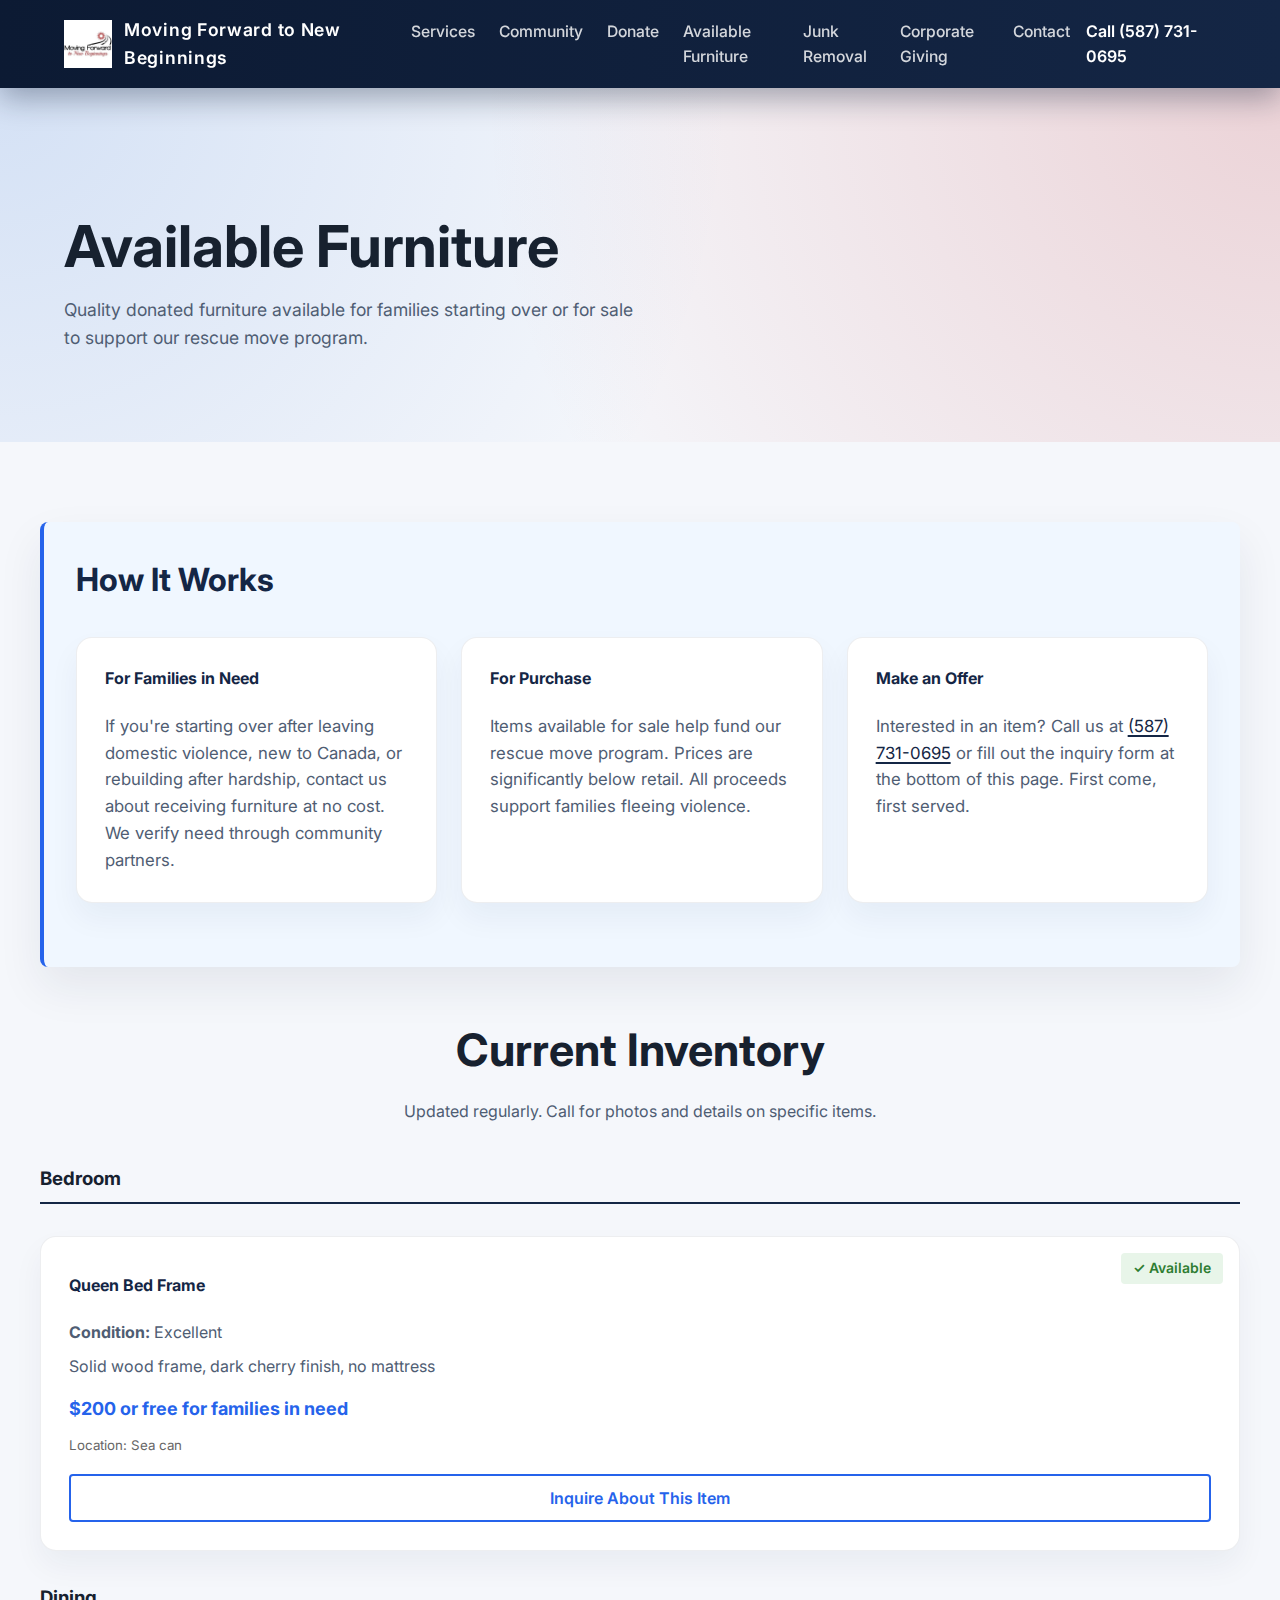
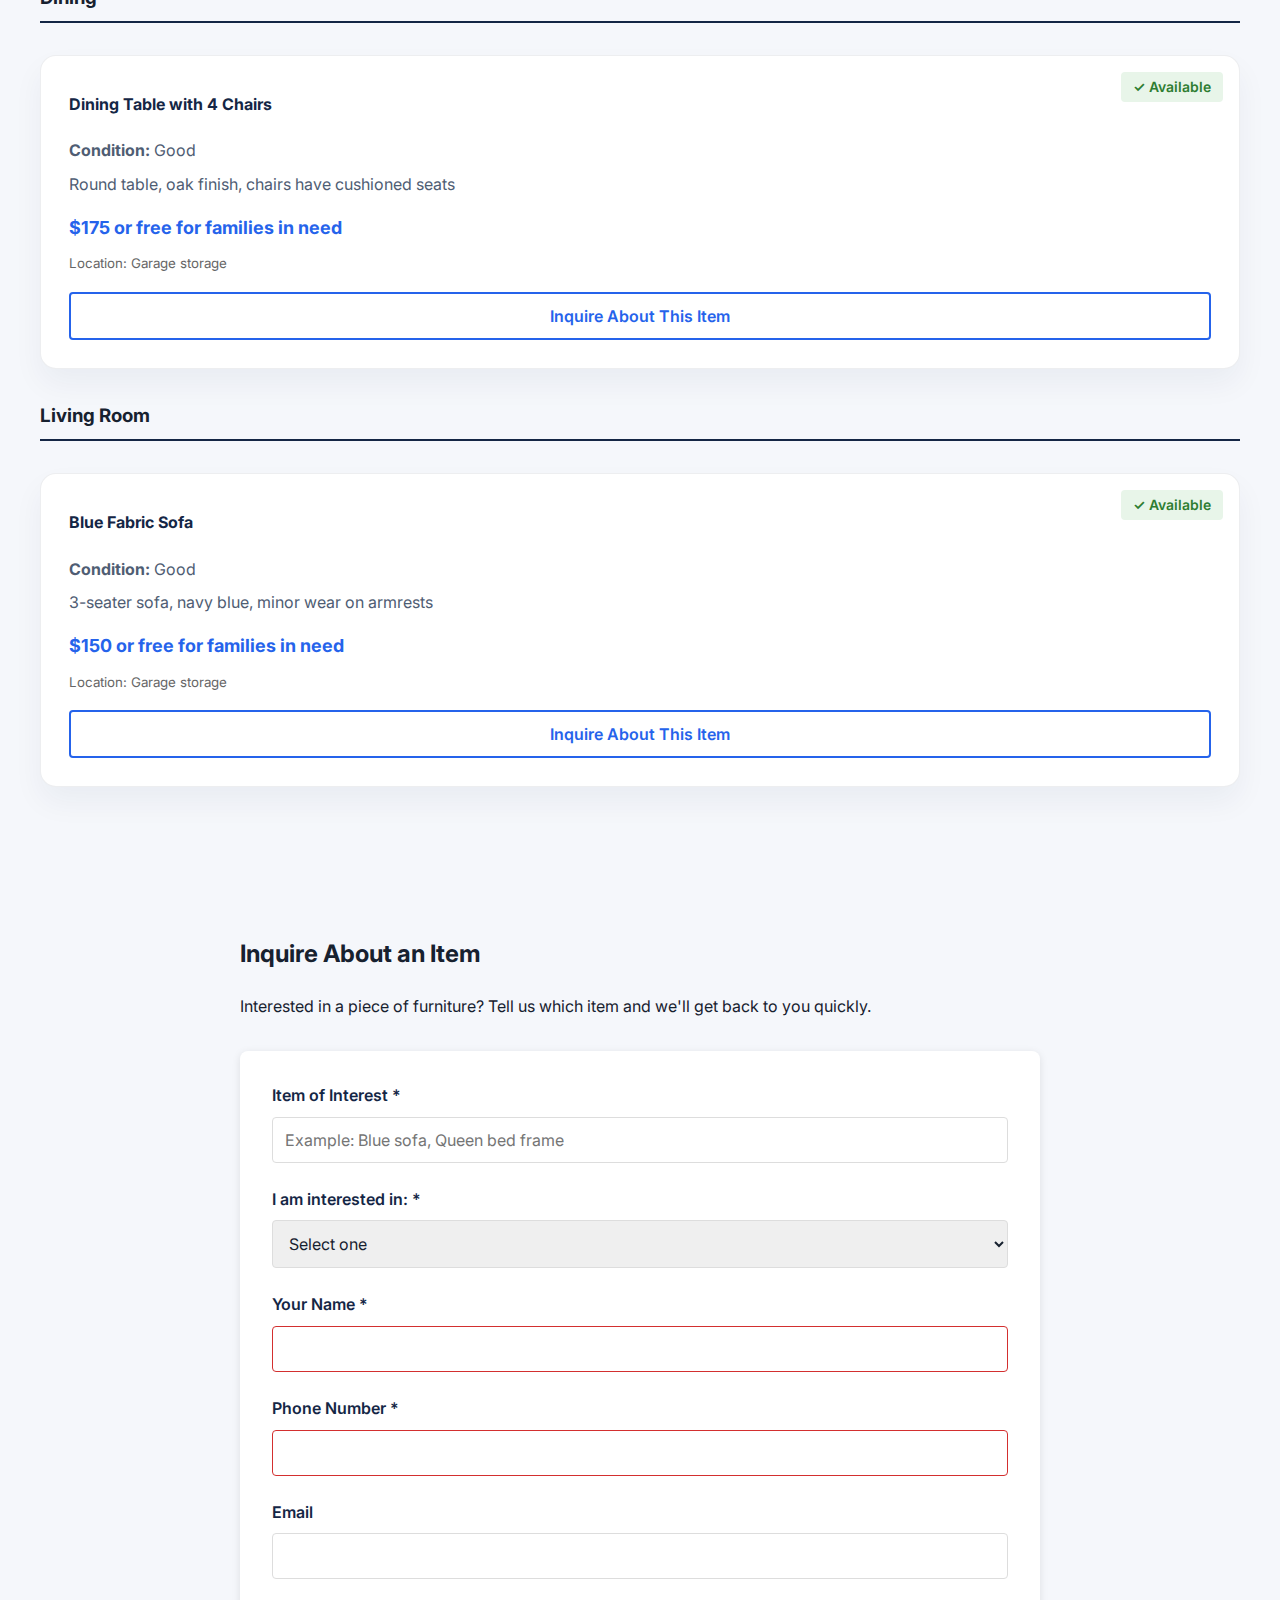
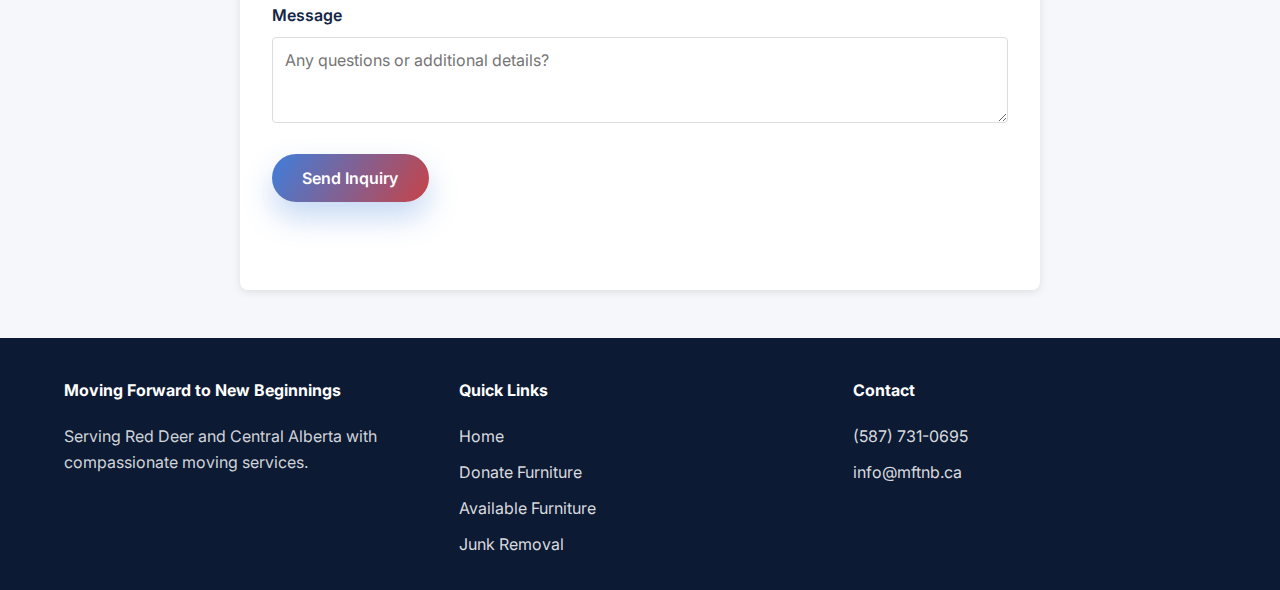
<file: furniture-available.html>
<!doctype html>
<html lang="en">
<head>
  <meta charset="utf-8" />
  <meta name="viewport" content="width=device-width, initial-scale=1" />
  <title>Available Furniture | Moving Forward to New Beginnings</title>
  <meta name="description" content="Quality donated furniture available for families in need or for sale. Browse our current inventory in Red Deer." />
  <link rel="preconnect" href="https://fonts.googleapis.com" />
  <link rel="preconnect" href="https://fonts.gstatic.com" crossorigin />
  <link href="https://fonts.googleapis.com/css2?family=Inter:wght@400;500;600;700&display=swap" rel="stylesheet" />
  <link rel="stylesheet" href="styles.css" />
  <link rel="stylesheet" href="additional_styles.css" />
  <link rel="icon" type="image/png" sizes="32x32" href="favicon-32.png" />
</head>
<body>
  <header class="site-header">
    <div class="inner">
      <a href="index.html" class="brand" aria-label="Moving Forward to New Beginnings home">
        <img src="logo.png" alt="Moving Forward to New Beginnings logo" />
        <span>Moving Forward to New Beginnings</span>
      </a>
      <nav class="primary-nav" aria-label="Primary">
        <a href="index.html#services">Services</a>
        <a href="index.html#community">Community</a>
        <a href="donate.html">Donate</a>
        <a href="furniture-available.html">Available Furniture</a>
        <a href="junk-removal.html">Junk Removal</a>
        <a href="corporate-giving.html">Corporate Giving</a>
        <a href="index.html#contact">Contact</a>
      </nav>
      <div class="header-cta">
        <a href="tel:+15877310695">Call (587) 731-0695</a>
      </div>
    </div>
  </header>

  <main>
    <section class="hero">
      <div class="container">
        <h1>Available Furniture</h1>
        <p>Quality donated furniture available for families starting over or for sale to support our rescue move program.</p>
      </div>
    </section>

    <section class="container" style="padding: 3rem 0;">
      <div class="highlight" style="margin-bottom: 3rem;">
        <h3>How It Works</h3>
        <div class="grid-cards" style="margin-top: 1.5rem;">
          <article class="card">
            <h4>For Families in Need</h4>
            <p>If you're starting over after leaving domestic violence, new to Canada, or rebuilding after hardship, contact us about receiving furniture at no cost. We verify need through community partners.</p>
          </article>
          <article class="card">
            <h4>For Purchase</h4>
            <p>Items available for sale help fund our rescue move program. Prices are significantly below retail. All proceeds support families fleeing violence.</p>
          </article>
          <article class="card">
            <h4>Make an Offer</h4>
            <p>Interested in an item? Call us at <a href="tel:+15877310695">(587) 731-0695</a> or fill out the inquiry form at the bottom of this page. First come, first served.</p>
          </article>
        </div>
      </div>

      <div class="section-heading">
        <h2>Current Inventory</h2>
        <p>Updated regularly. Call for photos and details on specific items.</p>
      </div>

      <!-- Inventory will be loaded here -->
      <div id="inventoryContainer" style="min-height: 300px;">
        <p style="text-align: center; padding: 3rem;">Loading inventory...</p>
      </div>

      <!-- If no items available -->
      <div id="noInventory" style="display: none; text-align: center; padding: 3rem; background: #f5f5f5; border-radius: 8px; margin: 2rem 0;">
        <h3>No Items Currently Available</h3>
        <p>We're waiting for new donations or all items have been claimed. Check back soon!</p>
        <p style="margin-top: 1rem;">
          <a href="donate.html" class="btn-secondary">Donate Furniture</a>
        </p>
      </div>
    </section>

    <section class="container" style="padding: 3rem 0; max-width: 800px;">
      <h2>Inquire About an Item</h2>
      <p style="margin-bottom: 2rem;">Interested in a piece of furniture? Tell us which item and we'll get back to you quickly.</p>
      
      <form id="inquiryForm" class="donation-form" novalidate>
        <div class="form-group">
          <label for="itemInterest">Item of Interest *</label>
          <input type="text" id="itemInterest" name="itemInterest" required placeholder="Example: Blue sofa, Queen bed frame" />
        </div>

        <div class="form-group">
          <label for="inquiryType">I am interested in: *</label>
          <select id="inquiryType" name="inquiryType" required>
            <option value="">Select one</option>
            <option value="purchase">Purchasing this item</option>
            <option value="family-in-need">Receiving as a family in need</option>
            <option value="questions">Just have questions</option>
          </select>
        </div>

        <div class="form-group">
          <label for="name">Your Name *</label>
          <input type="text" id="name" name="name" required autocomplete="name" />
        </div>

        <div class="form-group">
          <label for="phone">Phone Number *</label>
          <input type="tel" id="phone" name="phone" required autocomplete="tel" inputmode="tel" />
        </div>

        <div class="form-group">
          <label for="email">Email</label>
          <input type="email" id="email" name="email" autocomplete="email" />
        </div>

        <div class="form-group">
          <label for="message">Message</label>
          <textarea id="message" name="message" rows="3" placeholder="Any questions or additional details?"></textarea>
        </div>

        <button type="submit" class="btn-primary">Send Inquiry</button>
        <p id="inquiryStatus" class="form-status" role="status"></p>
      </form>
    </section>
  </main>

  <footer class="site-footer">
    <div class="container footer-grid">
      <div>
        <h4>Moving Forward to New Beginnings</h4>
        <p>Serving Red Deer and Central Alberta with compassionate moving services.</p>
      </div>
      <div>
        <h4>Quick Links</h4>
        <ul class="footer-nav">
          <li><a href="index.html">Home</a></li>
          <li><a href="donate.html">Donate Furniture</a></li>
          <li><a href="furniture-available.html">Available Furniture</a></li>
          <li><a href="junk-removal.html">Junk Removal</a></li>
        </ul>
      </div>
      <div>
        <h4>Contact</h4>
        <ul class="footer-contact">
          <li><a href="tel:+15877310695">(587) 731-0695</a></li>
          <li><a href="mailto:info@mftnb.ca">info@mftnb.ca</a></li>
        </ul>
      </div>
    </div>
  </footer>

  <script>
    // In a real implementation, this would fetch from your Google Sheets via Apps Script
    // For now, this is a template showing how it would work
    
    const APPS_SCRIPT_URL = 'https://script.google.com/macros/s/AKfycbz2kTp_RynPKZptrLJrsv_DvS_-el2bzBz8Jc_QaEej2nHop5iABnMcuEa5pff2No9W8g/exec';
    
    // Sample inventory data structure (in production, fetch from Google Sheets)
    const sampleInventory = [
      {
        id: 1,
        name: 'Blue Fabric Sofa',
        category: 'Living Room',
        condition: 'Good',
        description: '3-seater sofa, navy blue, minor wear on armrests',
        price: '$150 or free for families in need',
        location: 'Garage storage',
        dateAdded: '2025-01-15',
        status: 'Available'
      },
      {
        id: 2,
        name: 'Queen Bed Frame',
        category: 'Bedroom',
        condition: 'Excellent',
        description: 'Solid wood frame, dark cherry finish, no mattress',
        price: '$200 or free for families in need',
        location: 'Sea can',
        dateAdded: '2025-01-12',
        status: 'Available'
      },
      {
        id: 3,
        name: 'Dining Table with 4 Chairs',
        category: 'Dining',
        condition: 'Good',
        description: 'Round table, oak finish, chairs have cushioned seats',
        price: '$175 or free for families in need',
        location: 'Garage storage',
        dateAdded: '2025-01-10',
        status: 'Available'
      }
    ];

    function loadInventory() {
      const container = document.getElementById('inventoryContainer');
      const noInventory = document.getElementById('noInventory');
      
      // In production, you would:
      // fetch(APPS_SCRIPT_URL + '?action=getInventory')
      //   .then(res => res.json())
      //   .then(data => { ... })
      
      // For now, use sample data
      const inventory = sampleInventory;
      
      if (!inventory || inventory.length === 0) {
        container.style.display = 'none';
        noInventory.style.display = 'block';
        return;
      }
      
      container.innerHTML = '';
      
      // Group by category
      const categories = {};
      inventory.forEach(item => {
        if (!categories[item.category]) {
          categories[item.category] = [];
        }
        categories[item.category].push(item);
      });
      
      // Render each category
      Object.keys(categories).sort().forEach(category => {
        const section = document.createElement('div');
        section.style.marginBottom = '2rem';
        
        const heading = document.createElement('h3');
        heading.textContent = category;
        heading.style.marginBottom = '1rem';
        heading.style.borderBottom = '2px solid #142645';
        heading.style.paddingBottom = '0.5rem';
        section.appendChild(heading);
        
        const grid = document.createElement('div');
        grid.className = 'grid-cards';
        
        categories[category].forEach(item => {
          const card = document.createElement('article');
          card.className = 'card';
          card.style.position = 'relative';
          
          const statusBadge = document.createElement('div');
          statusBadge.style.position = 'absolute';
          statusBadge.style.top = '1rem';
          statusBadge.style.right = '1rem';
          statusBadge.style.padding = '0.25rem 0.75rem';
          statusBadge.style.borderRadius = '4px';
          statusBadge.style.fontSize = '0.875rem';
          statusBadge.style.fontWeight = '600';
          
          if (item.status === 'Available') {
            statusBadge.style.background = '#e8f5e9';
            statusBadge.style.color = '#2e7d32';
            statusBadge.textContent = '✓ Available';
          } else if (item.status === 'Pending') {
            statusBadge.style.background = '#fff3e0';
            statusBadge.style.color = '#e65100';
            statusBadge.textContent = 'Pending';
          } else {
            statusBadge.style.background = '#f5f5f5';
            statusBadge.style.color = '#666';
            statusBadge.textContent = 'Unavailable';
          }
          
          card.appendChild(statusBadge);
          
          const title = document.createElement('h4');
          title.textContent = item.name;
          title.style.marginTop = '0.5rem';
          card.appendChild(title);
          
          const condition = document.createElement('p');
          condition.innerHTML = '<strong>Condition:</strong> ' + item.condition;
          condition.style.marginTop = '0.5rem';
          card.appendChild(condition);
          
          const description = document.createElement('p');
          description.textContent = item.description;
          description.style.marginTop = '0.5rem';
          card.appendChild(description);
          
          const price = document.createElement('p');
          price.innerHTML = '<strong>' + item.price + '</strong>';
          price.style.marginTop = '1rem';
          price.style.color = '#2563eb';
          price.style.fontSize = '1.125rem';
          card.appendChild(price);
          
          const location = document.createElement('p');
          location.innerHTML = '<small>Location: ' + item.location + '</small>';
          location.style.marginTop = '0.5rem';
          location.style.color = '#666';
          card.appendChild(location);
          
          const inquireBtn = document.createElement('button');
          inquireBtn.textContent = 'Inquire About This Item';
          inquireBtn.className = 'btn-secondary';
          inquireBtn.style.width = '100%';
          inquireBtn.style.marginTop = '1rem';
          inquireBtn.onclick = () => {
            document.getElementById('itemInterest').value = item.name;
            document.getElementById('inquiryForm').scrollIntoView({ behavior: 'smooth' });
          };
          card.appendChild(inquireBtn);
          
          grid.appendChild(card);
        });
        
        section.appendChild(grid);
        container.appendChild(section);
      });
    }

    // Load inventory on page load
    document.addEventListener('DOMContentLoaded', loadInventory);

    // Handle inquiry form submission
    document.getElementById('inquiryForm').addEventListener('submit', async (e) => {
      e.preventDefault();
      
      const statusEl = document.getElementById('inquiryStatus');
      const submitBtn = e.target.querySelector('button[type="submit"]');
      
      const formData = new FormData(e.target);
      const data = {
        formType: 'quick-message',
        name: formData.get('name'),
        email: formData.get('email'),
        phone: formData.get('phone'),
        message: `Furniture Inquiry: ${formData.get('itemInterest')}\nInquiry Type: ${formData.get('inquiryType')}\n\n${formData.get('message') || ''}`,
        source: 'furniture-inventory-page'
      };

      submitBtn.disabled = true;
      submitBtn.textContent = 'Sending...';
      statusEl.dataset.status = '';
      statusEl.textContent = '';

      try {
        const response = await fetch(APPS_SCRIPT_URL, {
          method: 'POST',
          headers: { 'Content-Type': 'application/json' },
          body: JSON.stringify(data)
        });

        const result = await response.json();

        if (result.ok) {
          statusEl.dataset.status = 'success';
          statusEl.textContent = '✓ Thank you! We\'ll contact you shortly about this item.';
          e.target.reset();
        } else {
          throw new Error(result.error || 'Submission failed');
        }
      } catch (error) {
        console.error('Submission error:', error);
        statusEl.dataset.status = 'error';
        statusEl.textContent = 'Something went wrong. Please call us at (587) 731-0695.';
      } finally {
        submitBtn.disabled = false;
        submitBtn.textContent = 'Send Inquiry';
      }
    });
  </script>

</body>
</html>
</file>
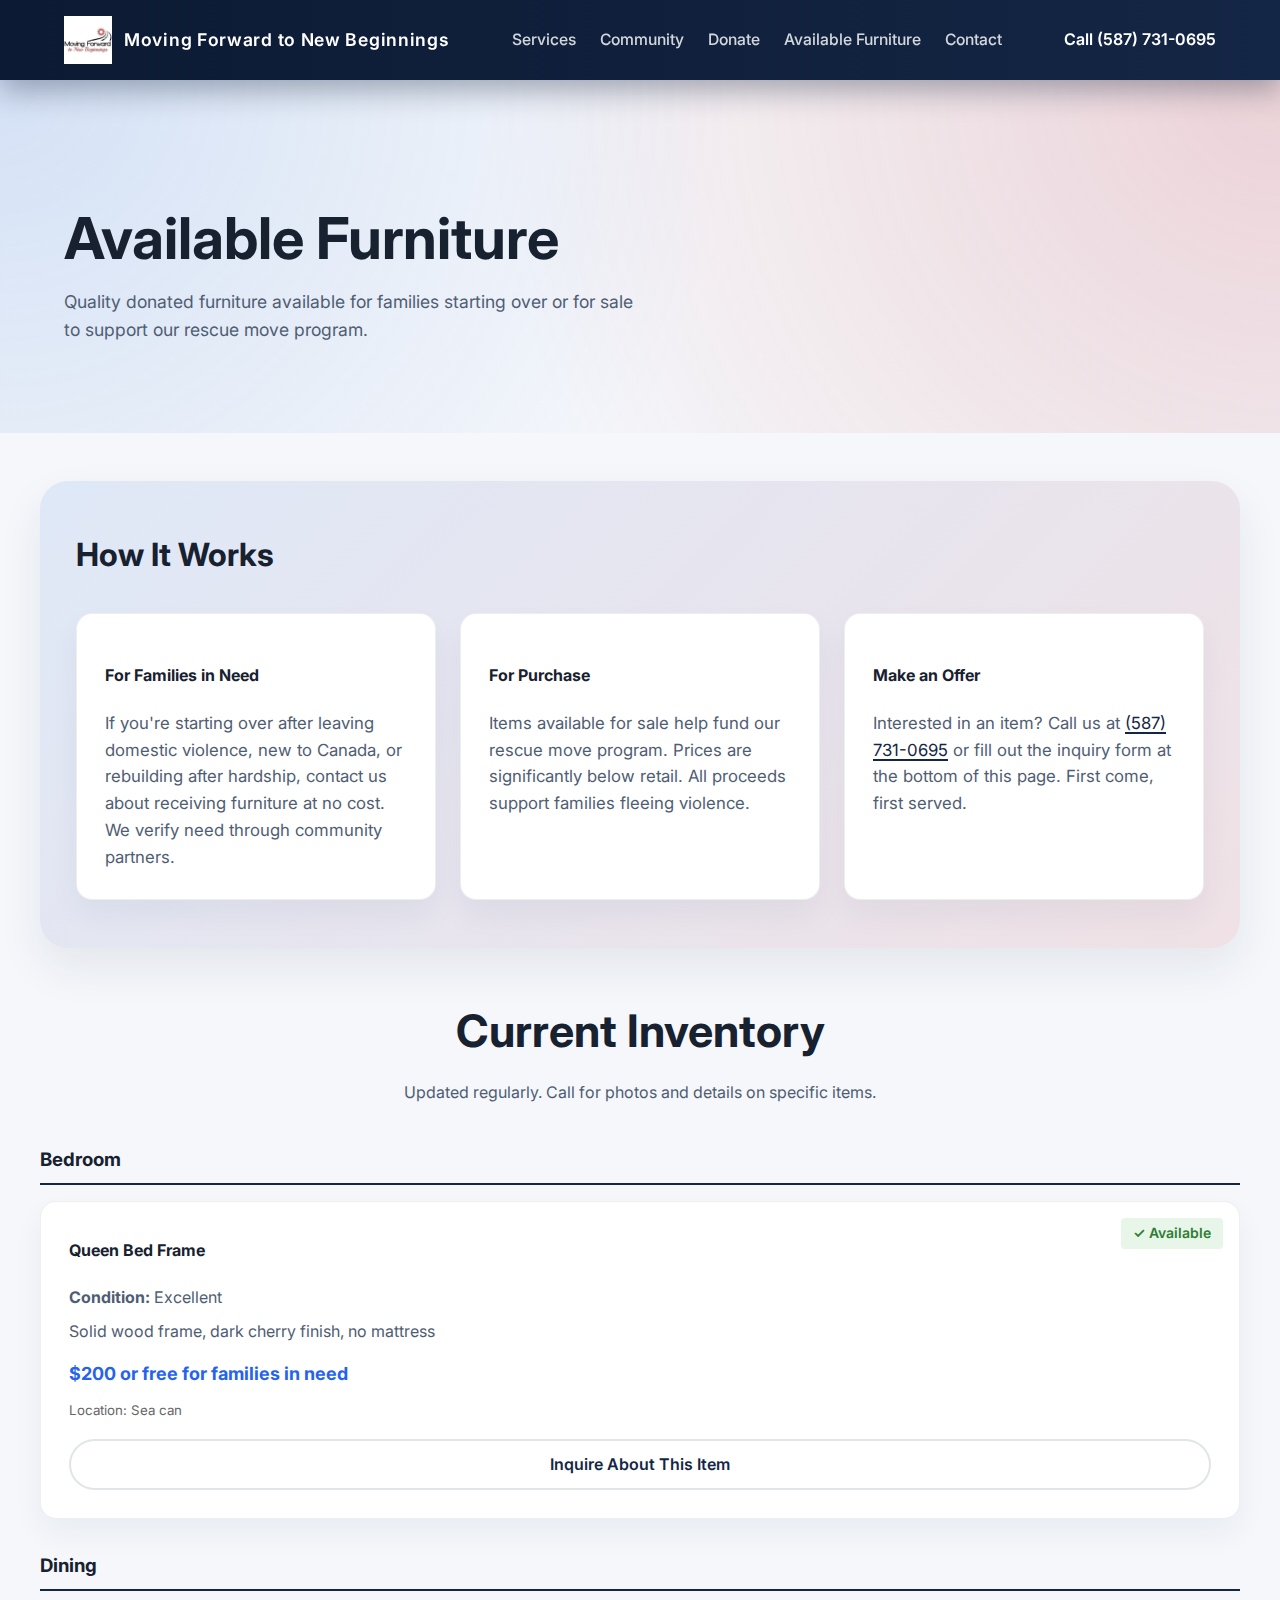
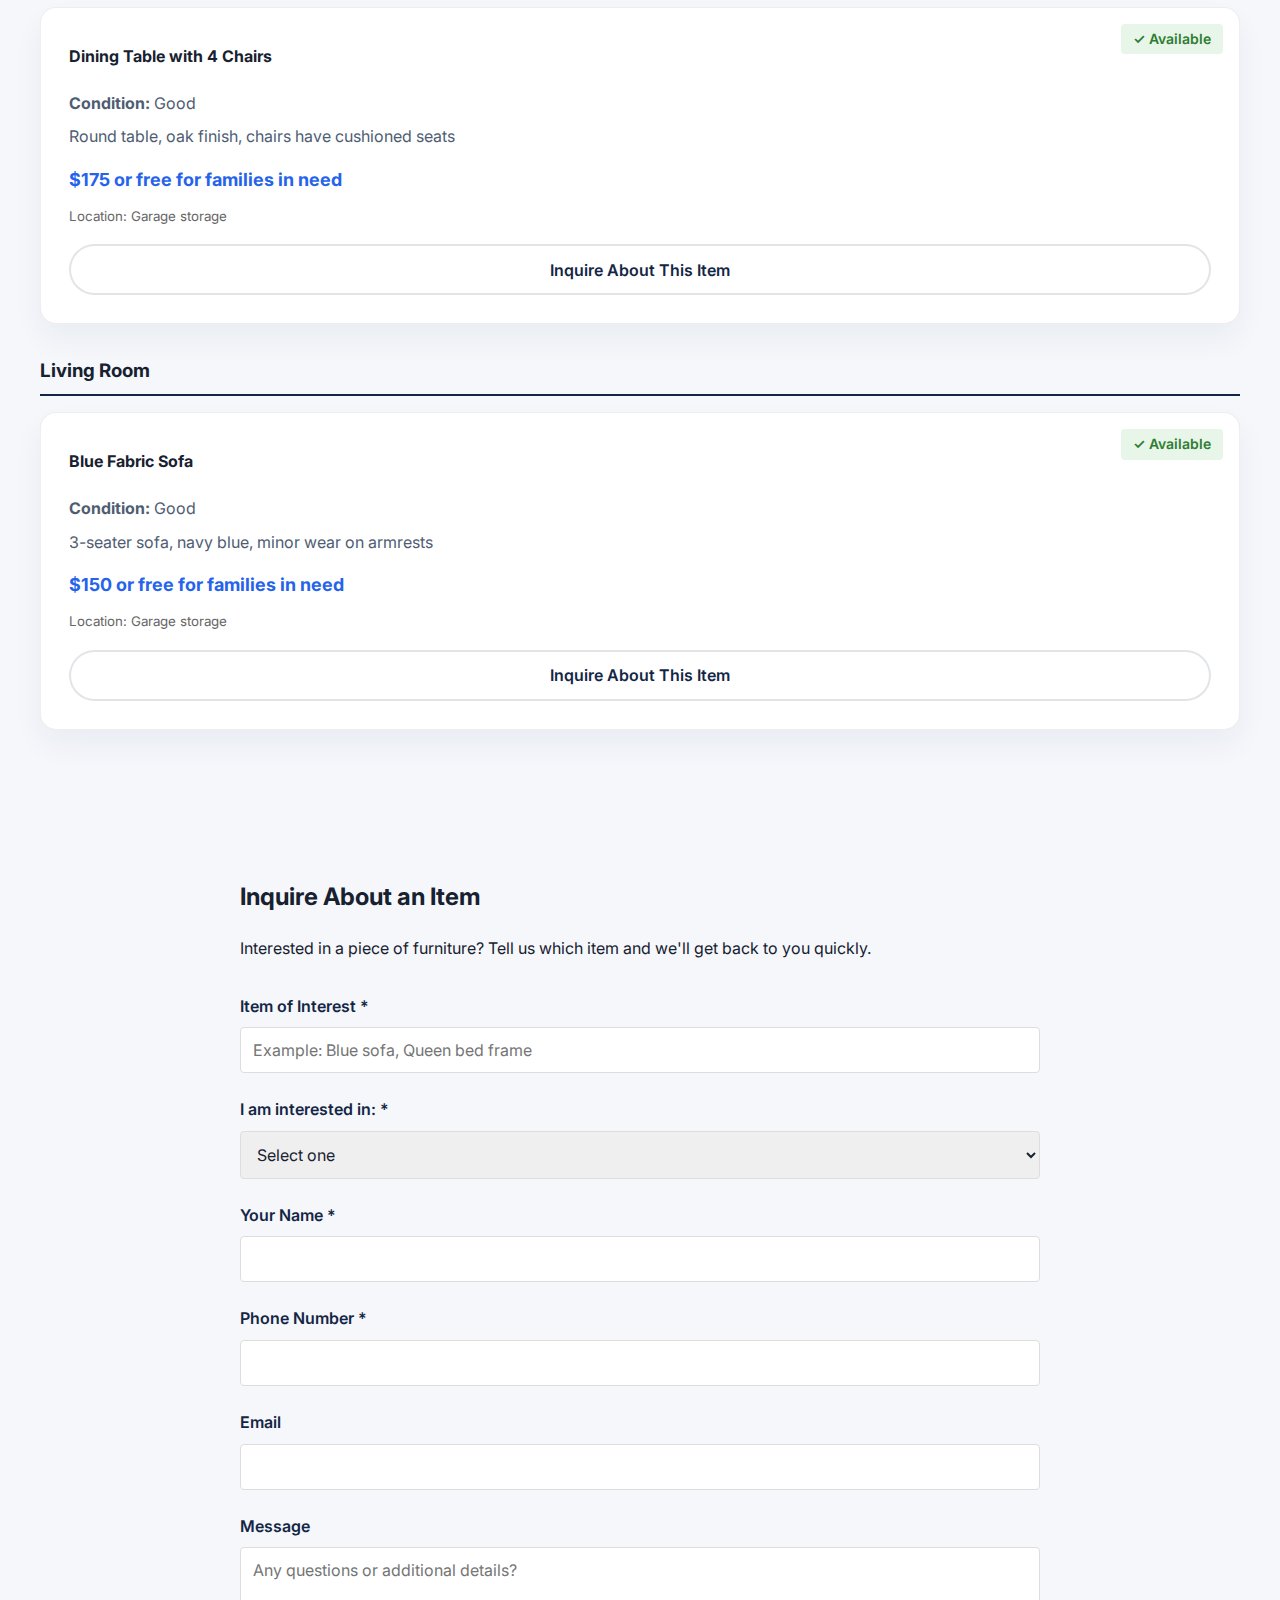
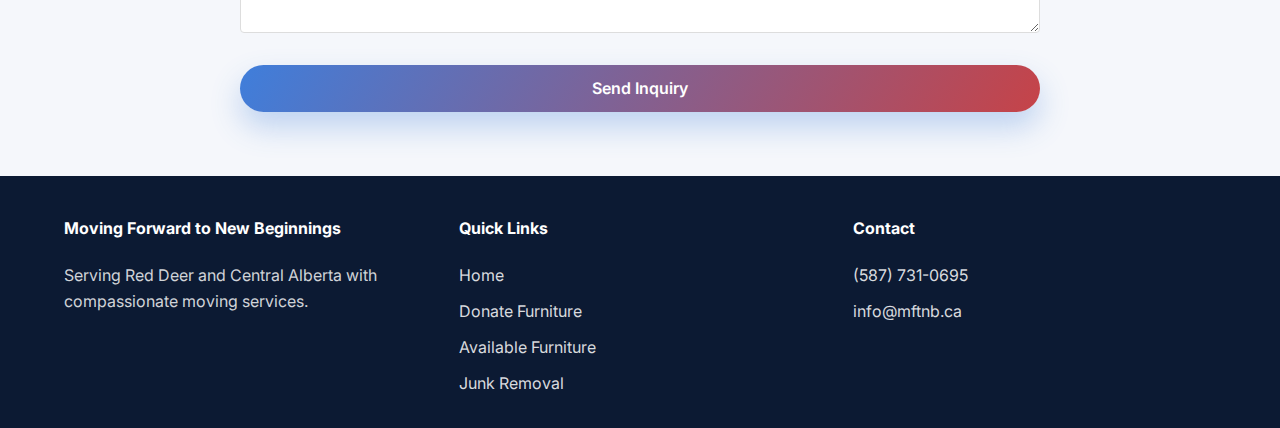
<file: furniture_inventory_page.html>
<!doctype html>
<html lang="en">
<head>
  <meta charset="utf-8" />
  <meta name="viewport" content="width=device-width, initial-scale=1" />
  <title>Available Furniture | Moving Forward to New Beginnings</title>
  <meta name="description" content="Quality donated furniture available for families in need or for sale. Browse our current inventory in Red Deer." />
  <link rel="preconnect" href="https://fonts.googleapis.com" />
  <link rel="preconnect" href="https://fonts.gstatic.com" crossorigin />
  <link href="https://fonts.googleapis.com/css2?family=Inter:wght@400;500;600;700&display=swap" rel="stylesheet" />
  <link rel="stylesheet" href="styles.css" />
  <link rel="icon" type="image/png" sizes="32x32" href="favicon-32.png" />
</head>
<body>
  <header class="site-header">
    <div class="inner">
      <a href="index.html" class="brand" aria-label="Moving Forward to New Beginnings home">
        <img src="logo.png" alt="Moving Forward to New Beginnings logo" />
        <span>Moving Forward to New Beginnings</span>
      </a>
      <nav class="primary-nav" aria-label="Primary">
        <a href="index.html#services">Services</a>
        <a href="index.html#community">Community</a>
        <a href="donate.html">Donate</a>
        <a href="furniture-available.html">Available Furniture</a>
        <a href="index.html#contact">Contact</a>
      </nav>
      <div class="header-cta">
        <a href="tel:+15877310695">Call (587) 731-0695</a>
      </div>
    </div>
  </header>

  <main>
    <section class="hero">
      <div class="container">
        <h1>Available Furniture</h1>
        <p>Quality donated furniture available for families starting over or for sale to support our rescue move program.</p>
      </div>
    </section>

    <section class="container" style="padding: 3rem 0;">
      <div class="highlight" style="margin-bottom: 3rem;">
        <h3>How It Works</h3>
        <div class="grid-cards" style="margin-top: 1.5rem;">
          <article class="card">
            <h4>For Families in Need</h4>
            <p>If you're starting over after leaving domestic violence, new to Canada, or rebuilding after hardship, contact us about receiving furniture at no cost. We verify need through community partners.</p>
          </article>
          <article class="card">
            <h4>For Purchase</h4>
            <p>Items available for sale help fund our rescue move program. Prices are significantly below retail. All proceeds support families fleeing violence.</p>
          </article>
          <article class="card">
            <h4>Make an Offer</h4>
            <p>Interested in an item? Call us at <a href="tel:+15877310695">(587) 731-0695</a> or fill out the inquiry form at the bottom of this page. First come, first served.</p>
          </article>
        </div>
      </div>

      <div class="section-heading">
        <h2>Current Inventory</h2>
        <p>Updated regularly. Call for photos and details on specific items.</p>
      </div>

      <!-- Inventory will be loaded here -->
      <div id="inventoryContainer" style="min-height: 300px;">
        <p style="text-align: center; padding: 3rem;">Loading inventory...</p>
      </div>

      <!-- If no items available -->
      <div id="noInventory" style="display: none; text-align: center; padding: 3rem; background: #f5f5f5; border-radius: 8px; margin: 2rem 0;">
        <h3>No Items Currently Available</h3>
        <p>We're waiting for new donations or all items have been claimed. Check back soon!</p>
        <p style="margin-top: 1rem;">
          <a href="donate.html" class="btn-secondary">Donate Furniture</a>
        </p>
      </div>
    </section>

    <section class="container" style="padding: 3rem 0; max-width: 800px;">
      <h2>Inquire About an Item</h2>
      <p style="margin-bottom: 2rem;">Interested in a piece of furniture? Tell us which item and we'll get back to you quickly.</p>
      
      <form id="inquiryForm" class="donation-form" novalidate>
        <div class="form-group">
          <label for="itemInterest">Item of Interest *</label>
          <input type="text" id="itemInterest" name="itemInterest" required placeholder="Example: Blue sofa, Queen bed frame" />
        </div>

        <div class="form-group">
          <label for="inquiryType">I am interested in: *</label>
          <select id="inquiryType" name="inquiryType" required>
            <option value="">Select one</option>
            <option value="purchase">Purchasing this item</option>
            <option value="family-in-need">Receiving as a family in need</option>
            <option value="questions">Just have questions</option>
          </select>
        </div>

        <div class="form-group">
          <label for="name">Your Name *</label>
          <input type="text" id="name" name="name" required autocomplete="name" />
        </div>

        <div class="form-group">
          <label for="phone">Phone Number *</label>
          <input type="tel" id="phone" name="phone" required autocomplete="tel" inputmode="tel" />
        </div>

        <div class="form-group">
          <label for="email">Email</label>
          <input type="email" id="email" name="email" autocomplete="email" />
        </div>

        <div class="form-group">
          <label for="message">Message</label>
          <textarea id="message" name="message" rows="3" placeholder="Any questions or additional details?"></textarea>
        </div>

        <button type="submit" class="btn-primary" style="width: 100%;">Send Inquiry</button>
        <p id="inquiryStatus" role="status" style="margin-top: 1rem;"></p>
      </form>
    </section>
  </main>

  <footer class="site-footer">
    <div class="container footer-grid">
      <div>
        <h4>Moving Forward to New Beginnings</h4>
        <p>Serving Red Deer and Central Alberta with compassionate moving services.</p>
      </div>
      <div>
        <h4>Quick Links</h4>
        <ul class="footer-nav">
          <li><a href="index.html">Home</a></li>
          <li><a href="donate.html">Donate Furniture</a></li>
          <li><a href="furniture-available.html">Available Furniture</a></li>
          <li><a href="junk-removal.html">Junk Removal</a></li>
        </ul>
      </div>
      <div>
        <h4>Contact</h4>
        <ul class="footer-contact">
          <li><a href="tel:+15877310695">(587) 731-0695</a></li>
          <li><a href="mailto:info@mftnb.ca">info@mftnb.ca</a></li>
        </ul>
      </div>
    </div>
  </footer>

  <script>
    // In a real implementation, this would fetch from your Google Sheets via Apps Script
    // For now, this is a template showing how it would work
    
    const APPS_SCRIPT_URL = 'YOUR_APPS_SCRIPT_URL_HERE';
    
    // Sample inventory data structure (in production, fetch from Google Sheets)
    const sampleInventory = [
      {
        id: 1,
        name: 'Blue Fabric Sofa',
        category: 'Living Room',
        condition: 'Good',
        description: '3-seater sofa, navy blue, minor wear on armrests',
        price: '$150 or free for families in need',
        location: 'Garage storage',
        dateAdded: '2025-01-15',
        status: 'Available'
      },
      {
        id: 2,
        name: 'Queen Bed Frame',
        category: 'Bedroom',
        condition: 'Excellent',
        description: 'Solid wood frame, dark cherry finish, no mattress',
        price: '$200 or free for families in need',
        location: 'Sea can',
        dateAdded: '2025-01-12',
        status: 'Available'
      },
      {
        id: 3,
        name: 'Dining Table with 4 Chairs',
        category: 'Dining',
        condition: 'Good',
        description: 'Round table, oak finish, chairs have cushioned seats',
        price: '$175 or free for families in need',
        location: 'Garage storage',
        dateAdded: '2025-01-10',
        status: 'Available'
      }
    ];

    function loadInventory() {
      const container = document.getElementById('inventoryContainer');
      const noInventory = document.getElementById('noInventory');
      
      // In production, you would:
      // fetch(APPS_SCRIPT_URL + '?action=getInventory')
      //   .then(res => res.json())
      //   .then(data => { ... })
      
      // For now, use sample data
      const inventory = sampleInventory;
      
      if (!inventory || inventory.length === 0) {
        container.style.display = 'none';
        noInventory.style.display = 'block';
        return;
      }
      
      container.innerHTML = '';
      
      // Group by category
      const categories = {};
      inventory.forEach(item => {
        if (!categories[item.category]) {
          categories[item.category] = [];
        }
        categories[item.category].push(item);
      });
      
      // Render each category
      Object.keys(categories).sort().forEach(category => {
        const section = document.createElement('div');
        section.style.marginBottom = '2rem';
        
        const heading = document.createElement('h3');
        heading.textContent = category;
        heading.style.marginBottom = '1rem';
        heading.style.borderBottom = '2px solid #142645';
        heading.style.paddingBottom = '0.5rem';
        section.appendChild(heading);
        
        const grid = document.createElement('div');
        grid.className = 'grid-cards';
        
        categories[category].forEach(item => {
          const card = document.createElement('article');
          card.className = 'card';
          card.style.position = 'relative';
          
          const statusBadge = document.createElement('div');
          statusBadge.style.position = 'absolute';
          statusBadge.style.top = '1rem';
          statusBadge.style.right = '1rem';
          statusBadge.style.padding = '0.25rem 0.75rem';
          statusBadge.style.borderRadius = '4px';
          statusBadge.style.fontSize = '0.875rem';
          statusBadge.style.fontWeight = '600';
          
          if (item.status === 'Available') {
            statusBadge.style.background = '#e8f5e9';
            statusBadge.style.color = '#2e7d32';
            statusBadge.textContent = '✓ Available';
          } else if (item.status === 'Pending') {
            statusBadge.style.background = '#fff3e0';
            statusBadge.style.color = '#e65100';
            statusBadge.textContent = 'Pending';
          } else {
            statusBadge.style.background = '#f5f5f5';
            statusBadge.style.color = '#666';
            statusBadge.textContent = 'Unavailable';
          }
          
          card.appendChild(statusBadge);
          
          const title = document.createElement('h4');
          title.textContent = item.name;
          title.style.marginTop = '0.5rem';
          card.appendChild(title);
          
          const condition = document.createElement('p');
          condition.innerHTML = '<strong>Condition:</strong> ' + item.condition;
          condition.style.marginTop = '0.5rem';
          card.appendChild(condition);
          
          const description = document.createElement('p');
          description.textContent = item.description;
          description.style.marginTop = '0.5rem';
          card.appendChild(description);
          
          const price = document.createElement('p');
          price.innerHTML = '<strong>' + item.price + '</strong>';
          price.style.marginTop = '1rem';
          price.style.color = '#2563eb';
          price.style.fontSize = '1.125rem';
          card.appendChild(price);
          
          const location = document.createElement('p');
          location.innerHTML = '<small>Location: ' + item.location + '</small>';
          location.style.marginTop = '0.5rem';
          location.style.color = '#666';
          card.appendChild(location);
          
          const inquireBtn = document.createElement('button');
          inquireBtn.textContent = 'Inquire About This Item';
          inquireBtn.className = 'btn-secondary';
          inquireBtn.style.width = '100%';
          inquireBtn.style.marginTop = '1rem';
          inquireBtn.onclick = () => {
            document.getElementById('itemInterest').value = item.name;
            document.getElementById('inquiryForm').scrollIntoView({ behavior: 'smooth' });
          };
          card.appendChild(inquireBtn);
          
          grid.appendChild(card);
        });
        
        section.appendChild(grid);
        container.appendChild(section);
      });
    }

    // Load inventory on page load
    document.addEventListener('DOMContentLoaded', loadInventory);

    // Handle inquiry form submission
    document.getElementById('inquiryForm').addEventListener('submit', async (e) => {
      e.preventDefault();
      
      const statusEl = document.getElementById('inquiryStatus');
      const submitBtn = e.target.querySelector('button[type="submit"]');
      
      const formData = new FormData(e.target);
      const data = {
        formType: 'quick-message',
        name: formData.get('name'),
        email: formData.get('email'),
        phone: formData.get('phone'),
        message: `Furniture Inquiry: ${formData.get('itemInterest')}\nInquiry Type: ${formData.get('inquiryType')}\n\n${formData.get('message') || ''}`,
        source: 'furniture-inventory-page'
      };

      submitBtn.disabled = true;
      submitBtn.textContent = 'Sending...';
      statusEl.textContent = '';

      try {
        const response = await fetch(APPS_SCRIPT_URL, {
          method: 'POST',
          headers: { 'Content-Type': 'application/json' },
          body: JSON.stringify(data)
        });

        const result = await response.json();

        if (result.ok) {
          statusEl.textContent = '✓ Thank you! We\'ll contact you shortly about this item.';
          statusEl.style.color = '#2e7d32';
          e.target.reset();
        } else {
          throw new Error(result.error || 'Submission failed');
        }
      } catch (error) {
        console.error('Submission error:', error);
        statusEl.textContent = 'Something went wrong. Please call us at (587) 731-0695.';
        statusEl.style.color = '#d32f2f';
      } finally {
        submitBtn.disabled = false;
        submitBtn.textContent = 'Send Inquiry';
      }
    });
  </script>

  <style>
    .form-group {
      margin-bottom: 1.5rem;
    }

    .form-group label {
      display: block;
      margin-bottom: 0.5rem;
      font-weight: 600;
      color: #142645;
    }

    .form-group input,
    .form-group select,
    .form-group textarea {
      width: 100%;
      padding: 0.75rem;
      border: 1px solid #ddd;
      border-radius: 4px;
      font-family: inherit;
      font-size: 1rem;
    }

    .form-group input:focus,
    .form-group select:focus,
    .form-group textarea:focus {
      outline: none;
      border-color: #2563eb;
      box-shadow: 0 0 0 3px rgba(37, 99, 235, 0.1);
    }

    .form-group small {
      display: block;
      margin-top: 0.25rem;
      color: #666;
      font-size: 0.875rem;
    }

    .form-row {
      display: grid;
      grid-template-columns: 1fr 1fr;
      gap: 1rem;
    }

    @media (max-width: 768px) {
      .form-row {
        grid-template-columns: 1fr;
      }
    }
  </style>
</body>
</html>
</file>
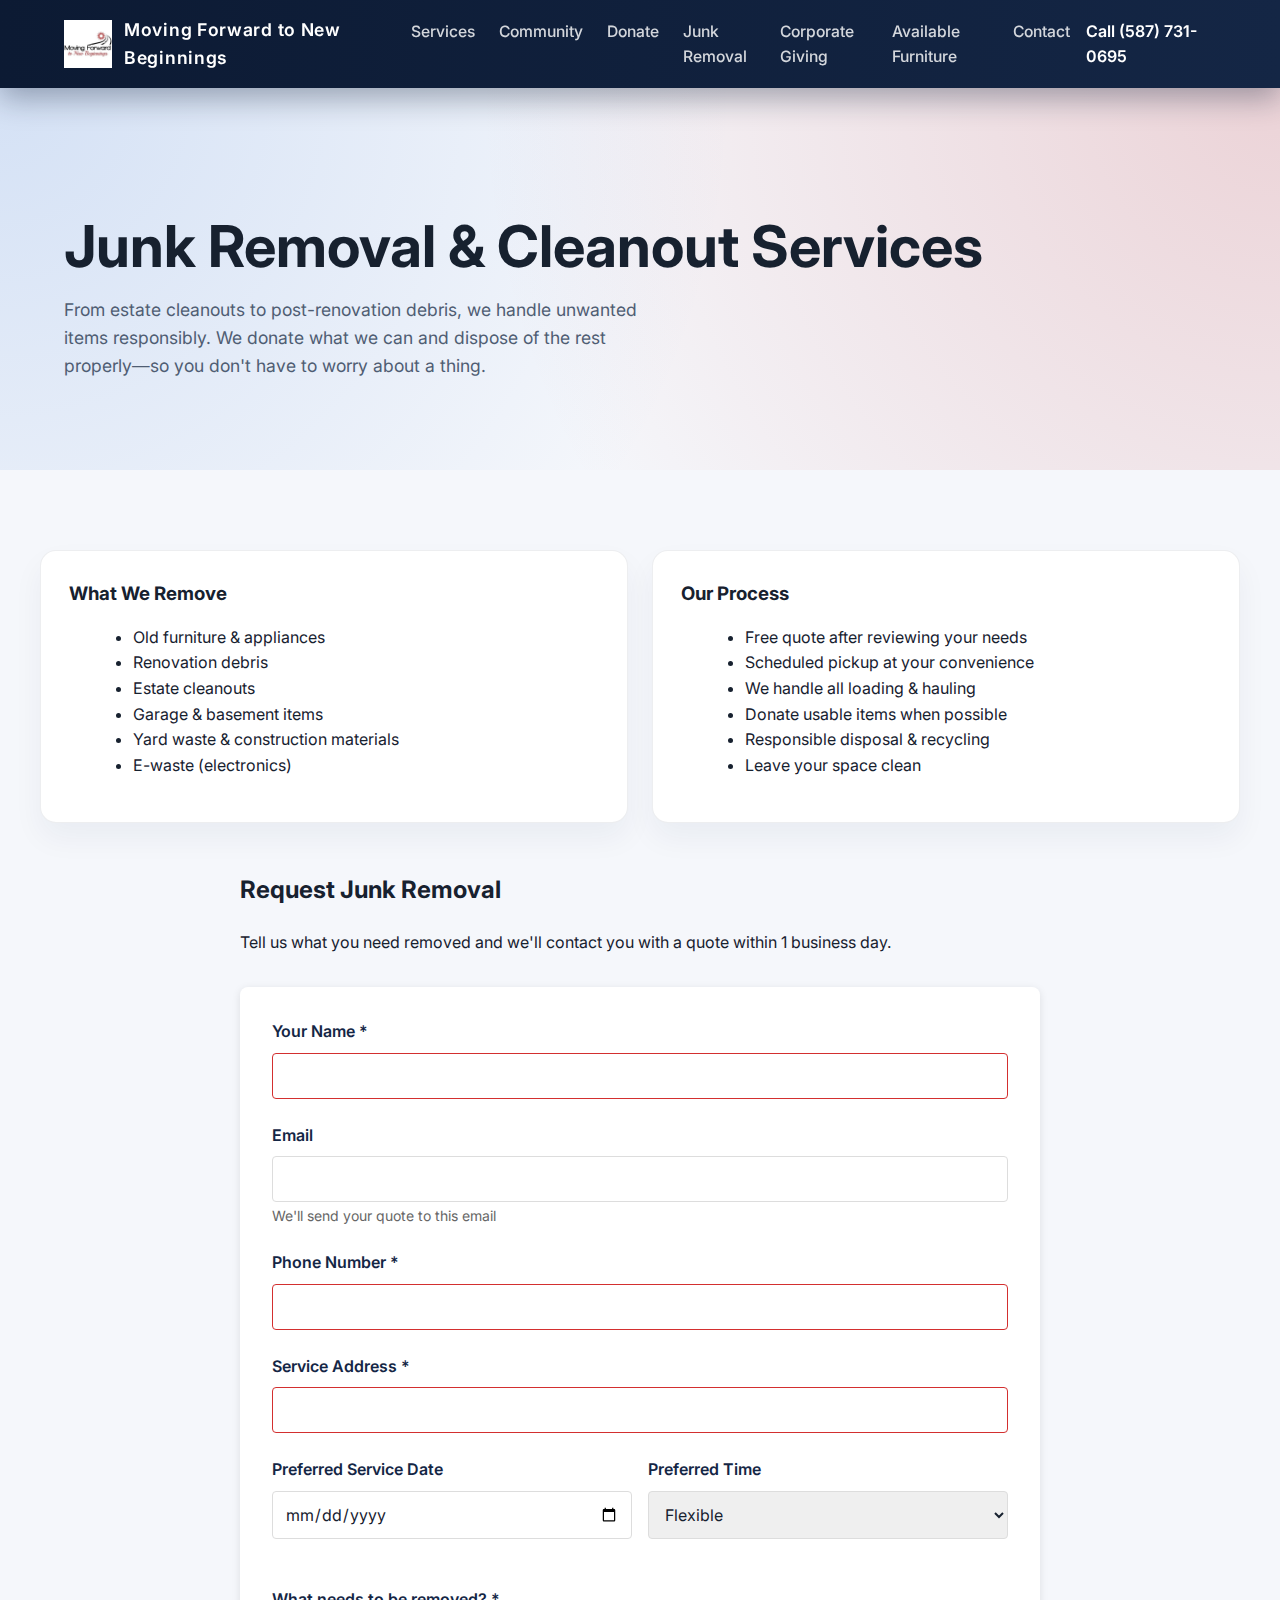
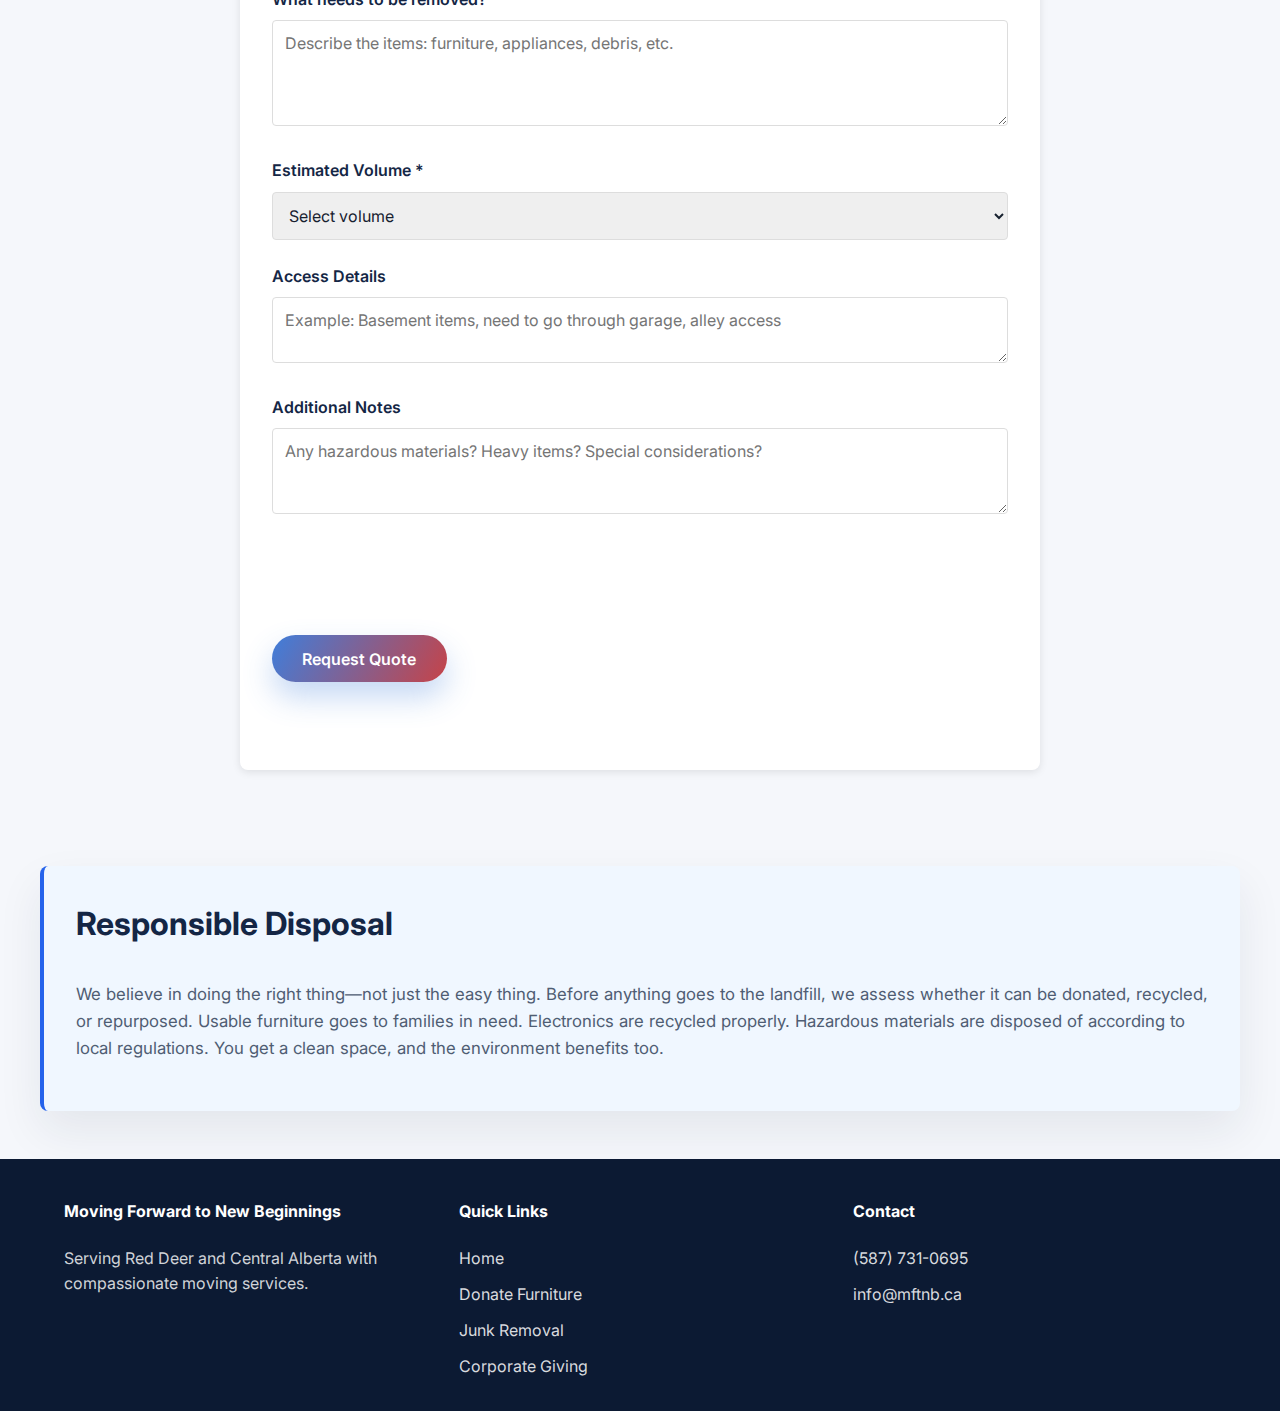
<file: junk-removal.html>
<!doctype html>
<html lang="en">
<head>
  <meta charset="utf-8" />
  <meta name="viewport" content="width=device-width, initial-scale=1" />
  <title>Junk Removal Services | Moving Forward to New Beginnings</title>
  <meta name="description" content="Responsible junk removal services in Red Deer and Central Alberta. We handle unwanted items, cleanouts, and responsible disposal." />
  <link rel="preconnect" href="https://fonts.googleapis.com" />
  <link rel="preconnect" href="https://fonts.gstatic.com" crossorigin />
  <link href="https://fonts.googleapis.com/css2?family=Inter:wght@400;500;600;700&display=swap" rel="stylesheet" />
  <link rel="stylesheet" href="styles.css" />
  <link rel="stylesheet" href="additional_styles.css" />
  <link rel="icon" type="image/png" sizes="32x32" href="favicon-32.png" />
  <script src="https://challenges.cloudflare.com/turnstile/v0/api.js?render=explicit" async defer></script>
</head>
<body>
  <header class="site-header">
    <div class="inner">
      <a href="index.html" class="brand" aria-label="Moving Forward to New Beginnings home">
        <img src="logo.png" alt="Moving Forward to New Beginnings logo" />
        <span>Moving Forward to New Beginnings</span>
      </a>
      <nav class="primary-nav" aria-label="Primary">
        <a href="index.html#services">Services</a>
        <a href="index.html#community">Community</a>
        <a href="donate.html">Donate</a>
        <a href="junk-removal.html">Junk Removal</a>
        <a href="corporate-giving.html">Corporate Giving</a>
        <a href="furniture-available.html">Available Furniture</a>
        <a href="index.html#contact">Contact</a>
      </nav>
      <div class="header-cta">
        <a href="tel:+15877310695">Call (587) 731-0695</a>
      </div>
    </div>
  </header>

  <main>
    <section class="hero">
      <div class="container">
        <h1>Junk Removal & Cleanout Services</h1>
        <p>From estate cleanouts to post-renovation debris, we handle unwanted items responsibly. We donate what we can and dispose of the rest properly—so you don't have to worry about a thing.</p>
      </div>
    </section>

    <section class="container" style="padding: 3rem 0;">
      <div class="grid-cards" style="margin-bottom: 3rem;">
        <article class="card">
          <h3>What We Remove</h3>
          <ul style="text-align: left; margin-left: 1.5rem;">
            <li>Old furniture & appliances</li>
            <li>Renovation debris</li>
            <li>Estate cleanouts</li>
            <li>Garage & basement items</li>
            <li>Yard waste & construction materials</li>
            <li>E-waste (electronics)</li>
          </ul>
        </article>
        <article class="card">
          <h3>Our Process</h3>
          <ul style="text-align: left; margin-left: 1.5rem;">
            <li>Free quote after reviewing your needs</li>
            <li>Scheduled pickup at your convenience</li>
            <li>We handle all loading & hauling</li>
            <li>Donate usable items when possible</li>
            <li>Responsible disposal & recycling</li>
            <li>Leave your space clean</li>
          </ul>
        </article>
      </div>

      <div style="max-width: 800px; margin: 0 auto;">
        <h2>Request Junk Removal</h2>
        <p style="margin-bottom: 2rem;">Tell us what you need removed and we'll contact you with a quote within 1 business day.</p>
        
        <form id="junkForm" class="donation-form" novalidate>
          <div class="form-group">
            <label for="name">Your Name *</label>
            <input type="text" id="name" name="name" required autocomplete="name" />
          </div>

          <div class="form-group">
            <label for="email">Email</label>
            <input type="email" id="email" name="email" autocomplete="email" />
            <small>We'll send your quote to this email</small>
          </div>

          <div class="form-group">
            <label for="phone">Phone Number *</label>
            <input type="tel" id="phone" name="phone" required autocomplete="tel" inputmode="tel" />
          </div>

          <div class="form-group">
            <label for="address">Service Address *</label>
            <input type="text" id="address" name="address" required autocomplete="street-address" />
          </div>

          <div class="form-row">
            <div class="form-group">
              <label for="serviceDate">Preferred Service Date</label>
              <input type="date" id="serviceDate" name="serviceDate" />
            </div>

            <div class="form-group">
              <label for="timeWindow">Preferred Time</label>
              <select id="timeWindow" name="timeWindow">
                <option value="">Flexible</option>
                <option value="Morning (8am-12pm)">Morning (8am-12pm)</option>
                <option value="Afternoon (12pm-5pm)">Afternoon (12pm-5pm)</option>
                <option value="Evening (5pm-8pm)">Evening (5pm-8pm)</option>
              </select>
            </div>
          </div>

          <div class="form-group">
            <label for="junkDescription">What needs to be removed? *</label>
            <textarea id="junkDescription" name="junkDescription" rows="4" required placeholder="Describe the items: furniture, appliances, debris, etc."></textarea>
          </div>

          <div class="form-group">
            <label for="estimatedVolume">Estimated Volume *</label>
            <select id="estimatedVolume" name="estimatedVolume" required>
              <option value="">Select volume</option>
              <option value="Small load (fits in pickup truck)">Small load (fits in pickup truck)</option>
              <option value="Medium load (1/4 to 1/2 truck)">Medium load (1/4 to 1/2 truck)</option>
              <option value="Large load (full truck)">Large load (full truck)</option>
              <option value="Extra large (multiple truck loads)">Extra large (multiple truck loads)</option>
              <option value="Unsure - need assessment">Unsure - need assessment</option>
            </select>
          </div>

          <div class="form-group">
            <label for="access">Access Details</label>
            <textarea id="access" name="access" rows="2" placeholder="Example: Basement items, need to go through garage, alley access"></textarea>
          </div>

          <div class="form-group">
            <label for="notes">Additional Notes</label>
            <textarea id="notes" name="notes" rows="3" placeholder="Any hazardous materials? Heavy items? Special considerations?"></textarea>
          </div>

          <div id="junkTurnstile" class="turnstile-slot" aria-live="polite"></div>

          <button type="submit" class="btn-primary">Request Quote</button>
          <p id="junkStatus" class="form-status" role="status"></p>
        </form>
      </div>
    </section>

    <section class="container highlight" style="margin: 3rem auto;">
      <h3>Responsible Disposal</h3>
      <p>We believe in doing the right thing—not just the easy thing. Before anything goes to the landfill, we assess whether it can be donated, recycled, or repurposed. Usable furniture goes to families in need. Electronics are recycled properly. Hazardous materials are disposed of according to local regulations. You get a clean space, and the environment benefits too.</p>
    </section>
  </main>

  <footer class="site-footer">
    <div class="container footer-grid">
      <div>
        <h4>Moving Forward to New Beginnings</h4>
        <p>Serving Red Deer and Central Alberta with compassionate moving services.</p>
      </div>
      <div>
        <h4>Quick Links</h4>
        <ul class="footer-nav">
          <li><a href="index.html">Home</a></li>
          <li><a href="donate.html">Donate Furniture</a></li>
          <li><a href="junk-removal.html">Junk Removal</a></li>
          <li><a href="corporate-giving.html">Corporate Giving</a></li>
        </ul>
      </div>
      <div>
        <h4>Contact</h4>
        <ul class="footer-contact">
          <li><a href="tel:+15877310695">(587) 731-0695</a></li>
          <li><a href="mailto:info@mftnb.ca">info@mftnb.ca</a></li>
        </ul>
      </div>
    </div>
  </footer>

  <script>
    const APPS_SCRIPT_URL = 'https://script.google.com/macros/s/AKfycbz2kTp_RynPKZptrLJrsv_DvS_-el2bzBz8Jc_QaEej2nHop5iABnMcuEa5pff2No9W8g/exec';
    const TURNSTILE_SITE_KEY = '0x4AAAAAAB2kYqJ0EOGNbli7';

    let turnstileWidgetId = null;

    // Initialize Turnstile
    function initTurnstile() {
      if (typeof turnstile !== 'undefined') {
        const container = document.getElementById('junkTurnstile');
        if (container && !turnstileWidgetId) {
          turnstileWidgetId = turnstile.render('#junkTurnstile', {
            sitekey: TURNSTILE_SITE_KEY,
            theme: 'light',
            action: 'junk_removal'
          });
        }
      }
    }

    // Wait for Turnstile to load
    if (typeof turnstile !== 'undefined') {
      initTurnstile();
    } else {
      window.addEventListener('load', () => {
        setTimeout(initTurnstile, 500);
      });
    }

    // Form submission
    document.getElementById('junkForm').addEventListener('submit', async (e) => {
      e.preventDefault();
      
      const statusEl = document.getElementById('junkStatus');
      const submitBtn = e.target.querySelector('button[type="submit"]');
      
      // Get form data
      const formData = new FormData(e.target);
      const data = {
        formType: 'junk-removal',
        name: formData.get('name'),
        email: formData.get('email'),
        phone: formData.get('phone'),
        address: formData.get('address'),
        serviceDate: formData.get('serviceDate'),
        timeWindow: formData.get('timeWindow'),
        junkDescription: formData.get('junkDescription'),
        estimatedVolume: formData.get('estimatedVolume'),
        access: formData.get('access'),
        notes: formData.get('notes'),
        source: 'junk-removal-page'
      };

      // Get Turnstile token
      if (turnstileWidgetId !== null && typeof turnstile !== 'undefined') {
        data.turnstileToken = turnstile.getResponse(turnstileWidgetId);
      }

      if (!data.turnstileToken) {
        statusEl.dataset.status = 'error';
        statusEl.textContent = 'Please complete the verification check.';
        return;
      }

      // Disable button
      submitBtn.disabled = true;
      submitBtn.textContent = 'Submitting...';
      statusEl.dataset.status = '';
      statusEl.textContent = '';

      try {
        const response = await fetch(APPS_SCRIPT_URL, {
          method: 'POST',
          headers: { 'Content-Type': 'application/json' },
          body: JSON.stringify(data)
        });

        const result = await response.json();

        if (result.ok) {
          statusEl.dataset.status = 'success';
          statusEl.textContent = '✓ Thank you! We\'ll contact you with a quote within 1 business day.';
          e.target.reset();
          if (turnstileWidgetId !== null && typeof turnstile !== 'undefined') {
            turnstile.reset(turnstileWidgetId);
          }
        } else {
          throw new Error(result.error || 'Submission failed');
        }
      } catch (error) {
        console.error('Submission error:', error);
        statusEl.dataset.status = 'error';
        statusEl.textContent = 'Something went wrong. Please call us at (587) 731-0695.';
      } finally {
        submitBtn.disabled = false;
        submitBtn.textContent = 'Request Quote';
      }
    });
  </script>
</body>
</html>
</file>
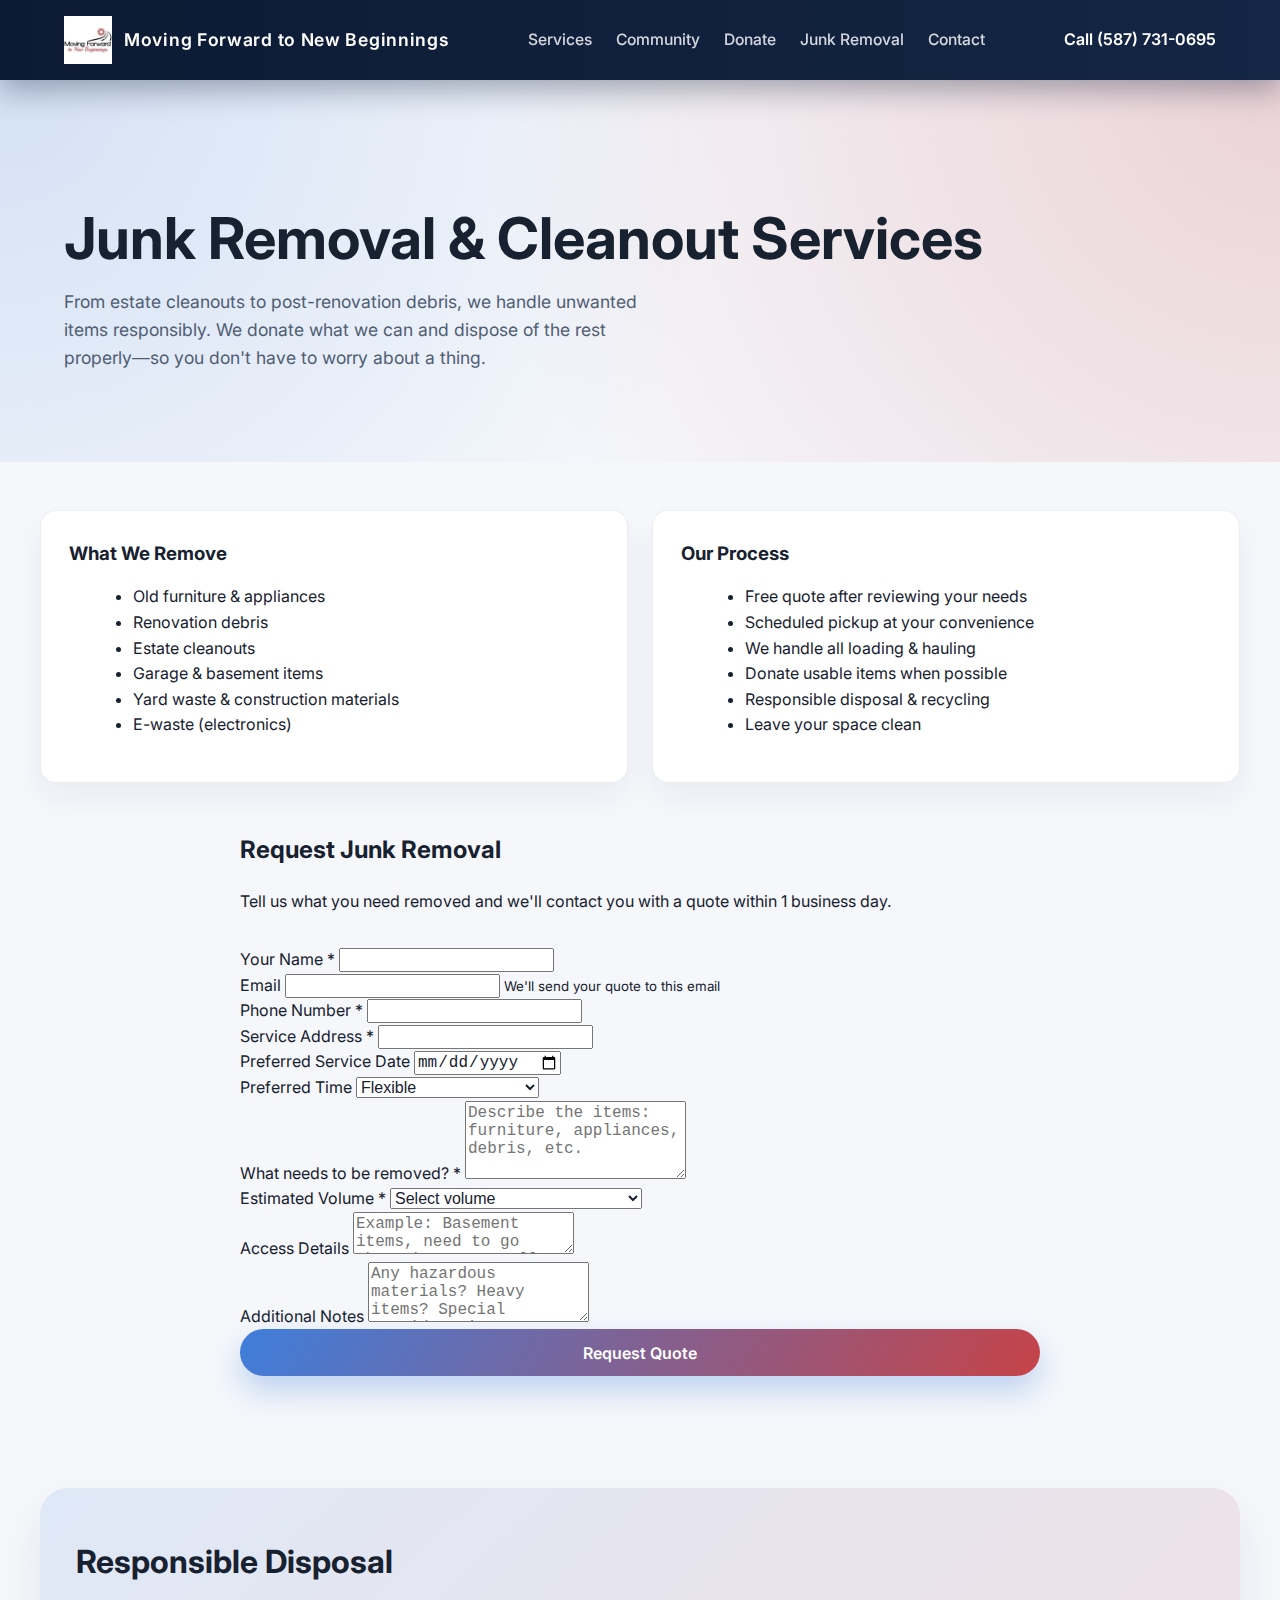
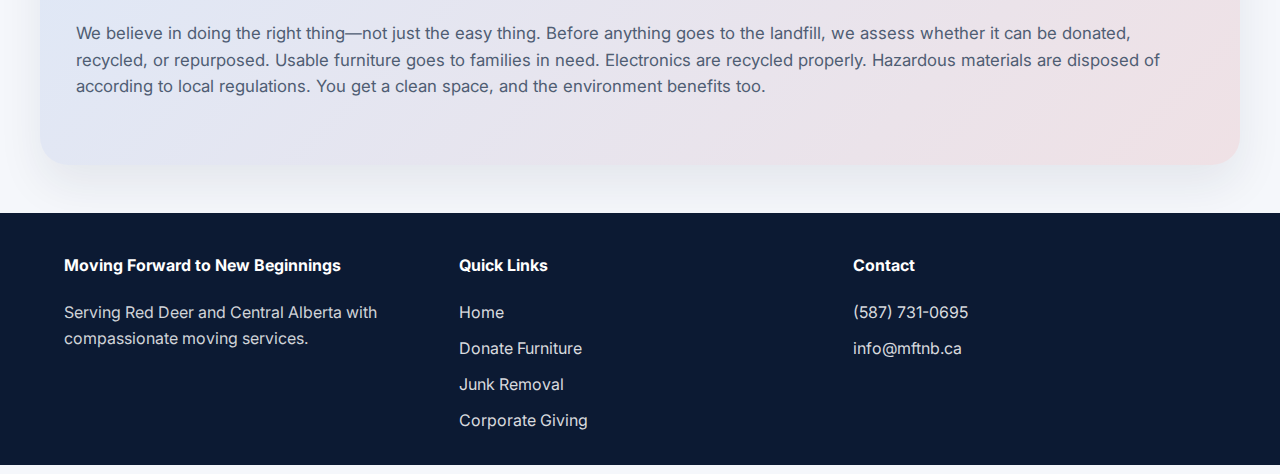
<file: junk_removal_page.html>
<!doctype html>
<html lang="en">
<head>
  <meta charset="utf-8" />
  <meta name="viewport" content="width=device-width, initial-scale=1" />
  <title>Junk Removal Services | Moving Forward to New Beginnings</title>
  <meta name="description" content="Responsible junk removal services in Red Deer and Central Alberta. We handle unwanted items, cleanouts, and responsible disposal." />
  <link rel="preconnect" href="https://fonts.googleapis.com" />
  <link rel="preconnect" href="https://fonts.gstatic.com" crossorigin />
  <link href="https://fonts.googleapis.com/css2?family=Inter:wght@400;500;600;700&display=swap" rel="stylesheet" />
  <link rel="stylesheet" href="styles.css" />
  <link rel="icon" type="image/png" sizes="32x32" href="favicon-32.png" />
  <script src="https://challenges.cloudflare.com/turnstile/v0/api.js?render=explicit" async defer></script>
</head>
<body>
  <header class="site-header">
    <div class="inner">
      <a href="index.html" class="brand" aria-label="Moving Forward to New Beginnings home">
        <img src="logo.png" alt="Moving Forward to New Beginnings logo" />
        <span>Moving Forward to New Beginnings</span>
      </a>
      <nav class="primary-nav" aria-label="Primary">
        <a href="index.html#services">Services</a>
        <a href="index.html#community">Community</a>
        <a href="donate.html">Donate</a>
        <a href="junk-removal.html">Junk Removal</a>
        <a href="index.html#contact">Contact</a>
      </nav>
      <div class="header-cta">
        <a href="tel:+15877310695">Call (587) 731-0695</a>
      </div>
    </div>
  </header>

  <main>
    <section class="hero">
      <div class="container">
        <h1>Junk Removal & Cleanout Services</h1>
        <p>From estate cleanouts to post-renovation debris, we handle unwanted items responsibly. We donate what we can and dispose of the rest properly—so you don't have to worry about a thing.</p>
      </div>
    </section>

    <section class="container" style="padding: 3rem 0;">
      <div class="grid-cards" style="margin-bottom: 3rem;">
        <article class="card">
          <h3>What We Remove</h3>
          <ul style="text-align: left; margin-left: 1.5rem;">
            <li>Old furniture & appliances</li>
            <li>Renovation debris</li>
            <li>Estate cleanouts</li>
            <li>Garage & basement items</li>
            <li>Yard waste & construction materials</li>
            <li>E-waste (electronics)</li>
          </ul>
        </article>
        <article class="card">
          <h3>Our Process</h3>
          <ul style="text-align: left; margin-left: 1.5rem;">
            <li>Free quote after reviewing your needs</li>
            <li>Scheduled pickup at your convenience</li>
            <li>We handle all loading & hauling</li>
            <li>Donate usable items when possible</li>
            <li>Responsible disposal & recycling</li>
            <li>Leave your space clean</li>
          </ul>
        </article>
      </div>

      <div style="max-width: 800px; margin: 0 auto;">
        <h2>Request Junk Removal</h2>
        <p style="margin-bottom: 2rem;">Tell us what you need removed and we'll contact you with a quote within 1 business day.</p>
        
        <form id="junkForm" class="donation-form" novalidate>
          <div class="form-group">
            <label for="name">Your Name *</label>
            <input type="text" id="name" name="name" required autocomplete="name" />
          </div>

          <div class="form-group">
            <label for="email">Email</label>
            <input type="email" id="email" name="email" autocomplete="email" />
            <small>We'll send your quote to this email</small>
          </div>

          <div class="form-group">
            <label for="phone">Phone Number *</label>
            <input type="tel" id="phone" name="phone" required autocomplete="tel" inputmode="tel" />
          </div>

          <div class="form-group">
            <label for="address">Service Address *</label>
            <input type="text" id="address" name="address" required autocomplete="street-address" />
          </div>

          <div class="form-row">
            <div class="form-group">
              <label for="serviceDate">Preferred Service Date</label>
              <input type="date" id="serviceDate" name="serviceDate" />
            </div>

            <div class="form-group">
              <label for="timeWindow">Preferred Time</label>
              <select id="timeWindow" name="timeWindow">
                <option value="">Flexible</option>
                <option value="Morning (8am-12pm)">Morning (8am-12pm)</option>
                <option value="Afternoon (12pm-5pm)">Afternoon (12pm-5pm)</option>
                <option value="Evening (5pm-8pm)">Evening (5pm-8pm)</option>
              </select>
            </div>
          </div>

          <div class="form-group">
            <label for="junkDescription">What needs to be removed? *</label>
            <textarea id="junkDescription" name="junkDescription" rows="4" required placeholder="Describe the items: furniture, appliances, debris, etc."></textarea>
          </div>

          <div class="form-group">
            <label for="estimatedVolume">Estimated Volume *</label>
            <select id="estimatedVolume" name="estimatedVolume" required>
              <option value="">Select volume</option>
              <option value="Small load (fits in pickup truck)">Small load (fits in pickup truck)</option>
              <option value="Medium load (1/4 to 1/2 truck)">Medium load (1/4 to 1/2 truck)</option>
              <option value="Large load (full truck)">Large load (full truck)</option>
              <option value="Extra large (multiple truck loads)">Extra large (multiple truck loads)</option>
              <option value="Unsure - need assessment">Unsure - need assessment</option>
            </select>
          </div>

          <div class="form-group">
            <label for="access">Access Details</label>
            <textarea id="access" name="access" rows="2" placeholder="Example: Basement items, need to go through garage, alley access"></textarea>
          </div>

          <div class="form-group">
            <label for="notes">Additional Notes</label>
            <textarea id="notes" name="notes" rows="3" placeholder="Any hazardous materials? Heavy items? Special considerations?"></textarea>
          </div>

          <div id="junkTurnstile" class="turnstile-slot" aria-live="polite"></div>

          <button type="submit" class="btn-primary" style="width: 100%;">Request Quote</button>
          <p id="junkStatus" role="status" style="margin-top: 1rem;"></p>
        </form>
      </div>
    </section>

    <section class="container highlight" style="margin: 3rem auto;">
      <h3>Responsible Disposal</h3>
      <p>We believe in doing the right thing—not just the easy thing. Before anything goes to the landfill, we assess whether it can be donated, recycled, or repurposed. Usable furniture goes to families in need. Electronics are recycled properly. Hazardous materials are disposed of according to local regulations. You get a clean space, and the environment benefits too.</p>
    </section>
  </main>

  <footer class="site-footer">
    <div class="container footer-grid">
      <div>
        <h4>Moving Forward to New Beginnings</h4>
        <p>Serving Red Deer and Central Alberta with compassionate moving services.</p>
      </div>
      <div>
        <h4>Quick Links</h4>
        <ul class="footer-nav">
          <li><a href="index.html">Home</a></li>
          <li><a href="donate.html">Donate Furniture</a></li>
          <li><a href="junk-removal.html">Junk Removal</a></li>
          <li><a href="corporate-giving.html">Corporate Giving</a></li>
        </ul>
      </div>
      <div>
        <h4>Contact</h4>
        <ul class="footer-contact">
          <li><a href="tel:+15877310695">(587) 731-0695</a></li>
          <li><a href="mailto:info@mftnb.ca">info@mftnb.ca</a></li>
        </ul>
      </div>
    </div>
  </footer>

  <script>
    const APPS_SCRIPT_URL = 'YOUR_APPS_SCRIPT_URL_HERE'; // Replace with your deployed script URL
    const TURNSTILE_SITE_KEY = 'YOUR_TURNSTILE_SITE_KEY'; // Replace with your Cloudflare Turnstile site key

    let turnstileWidgetId = null;

    // Initialize Turnstile
    function initTurnstile() {
      if (typeof turnstile !== 'undefined') {
        const container = document.getElementById('junkTurnstile');
        if (container && !turnstileWidgetId) {
          turnstileWidgetId = turnstile.render('#junkTurnstile', {
            sitekey: TURNSTILE_SITE_KEY,
            theme: 'light',
            action: 'junk_removal'
          });
        }
      }
    }

    // Wait for Turnstile to load
    if (typeof turnstile !== 'undefined') {
      initTurnstile();
    } else {
      window.addEventListener('load', () => {
        setTimeout(initTurnstile, 500);
      });
    }

    // Form submission
    document.getElementById('junkForm').addEventListener('submit', async (e) => {
      e.preventDefault();
      
      const statusEl = document.getElementById('junkStatus');
      const submitBtn = e.target.querySelector('button[type="submit"]');
      
      // Get form data
      const formData = new FormData(e.target);
      const data = {
        formType: 'junk-removal',
        name: formData.get('name'),
        email: formData.get('email'),
        phone: formData.get('phone'),
        address: formData.get('address'),
        serviceDate: formData.get('serviceDate'),
        timeWindow: formData.get('timeWindow'),
        junkDescription: formData.get('junkDescription'),
        estimatedVolume: formData.get('estimatedVolume'),
        access: formData.get('access'),
        notes: formData.get('notes'),
        source: 'junk-removal-page'
      };

      // Get Turnstile token
      if (turnstileWidgetId !== null && typeof turnstile !== 'undefined') {
        data.turnstileToken = turnstile.getResponse(turnstileWidgetId);
      }

      if (!data.turnstileToken) {
        statusEl.textContent = 'Please complete the verification check.';
        statusEl.style.color = '#d32f2f';
        return;
      }

      // Disable button
      submitBtn.disabled = true;
      submitBtn.textContent = 'Submitting...';
      statusEl.textContent = '';

      try {
        const response = await fetch(APPS_SCRIPT_URL, {
          method: 'POST',
          headers: { 'Content-Type': 'application/json' },
          body: JSON.stringify(data)
        });

        const result = await response.json();

        if (result.ok) {
          statusEl.textContent = '✓ Thank you! We\'ll contact you with a quote within 1 business day.';
          statusEl.style.color = '#2e7d32';
          e.target.reset();
          if (turnstileWidgetId !== null && typeof turnstile !== 'undefined') {
            turnstile.reset(turnstileWidgetId);
          }
        } else {
          throw new Error(result.error || 'Submission failed');
        }
      } catch (error) {
        console.error('Submission error:', error);
        statusEl.textContent = 'Something went wrong. Please call us at (587) 731-0695.';
        statusEl.style.color = '#d32f2f';
      } finally {
        submitBtn.disabled = false;
        submitBtn.textContent = 'Request Quote';
      }
    });
  </script>
</body>
</html>
</file>
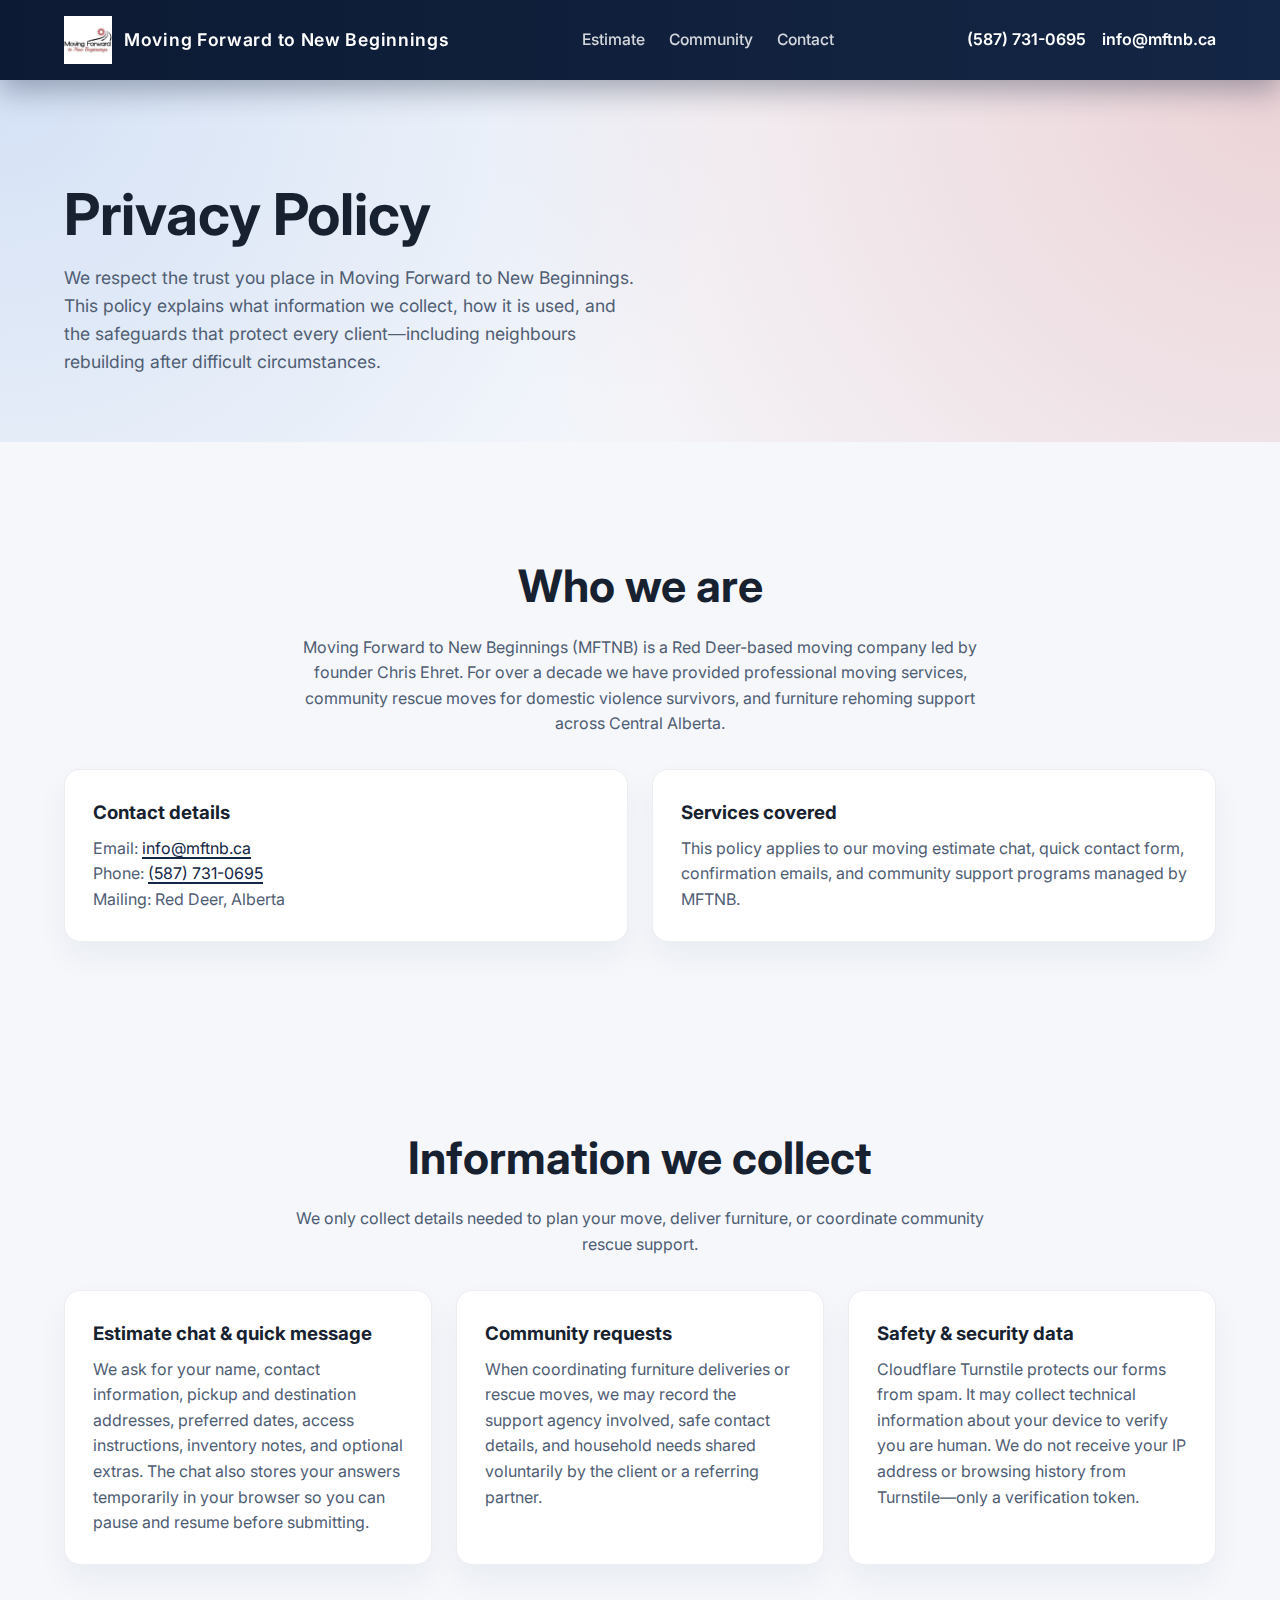
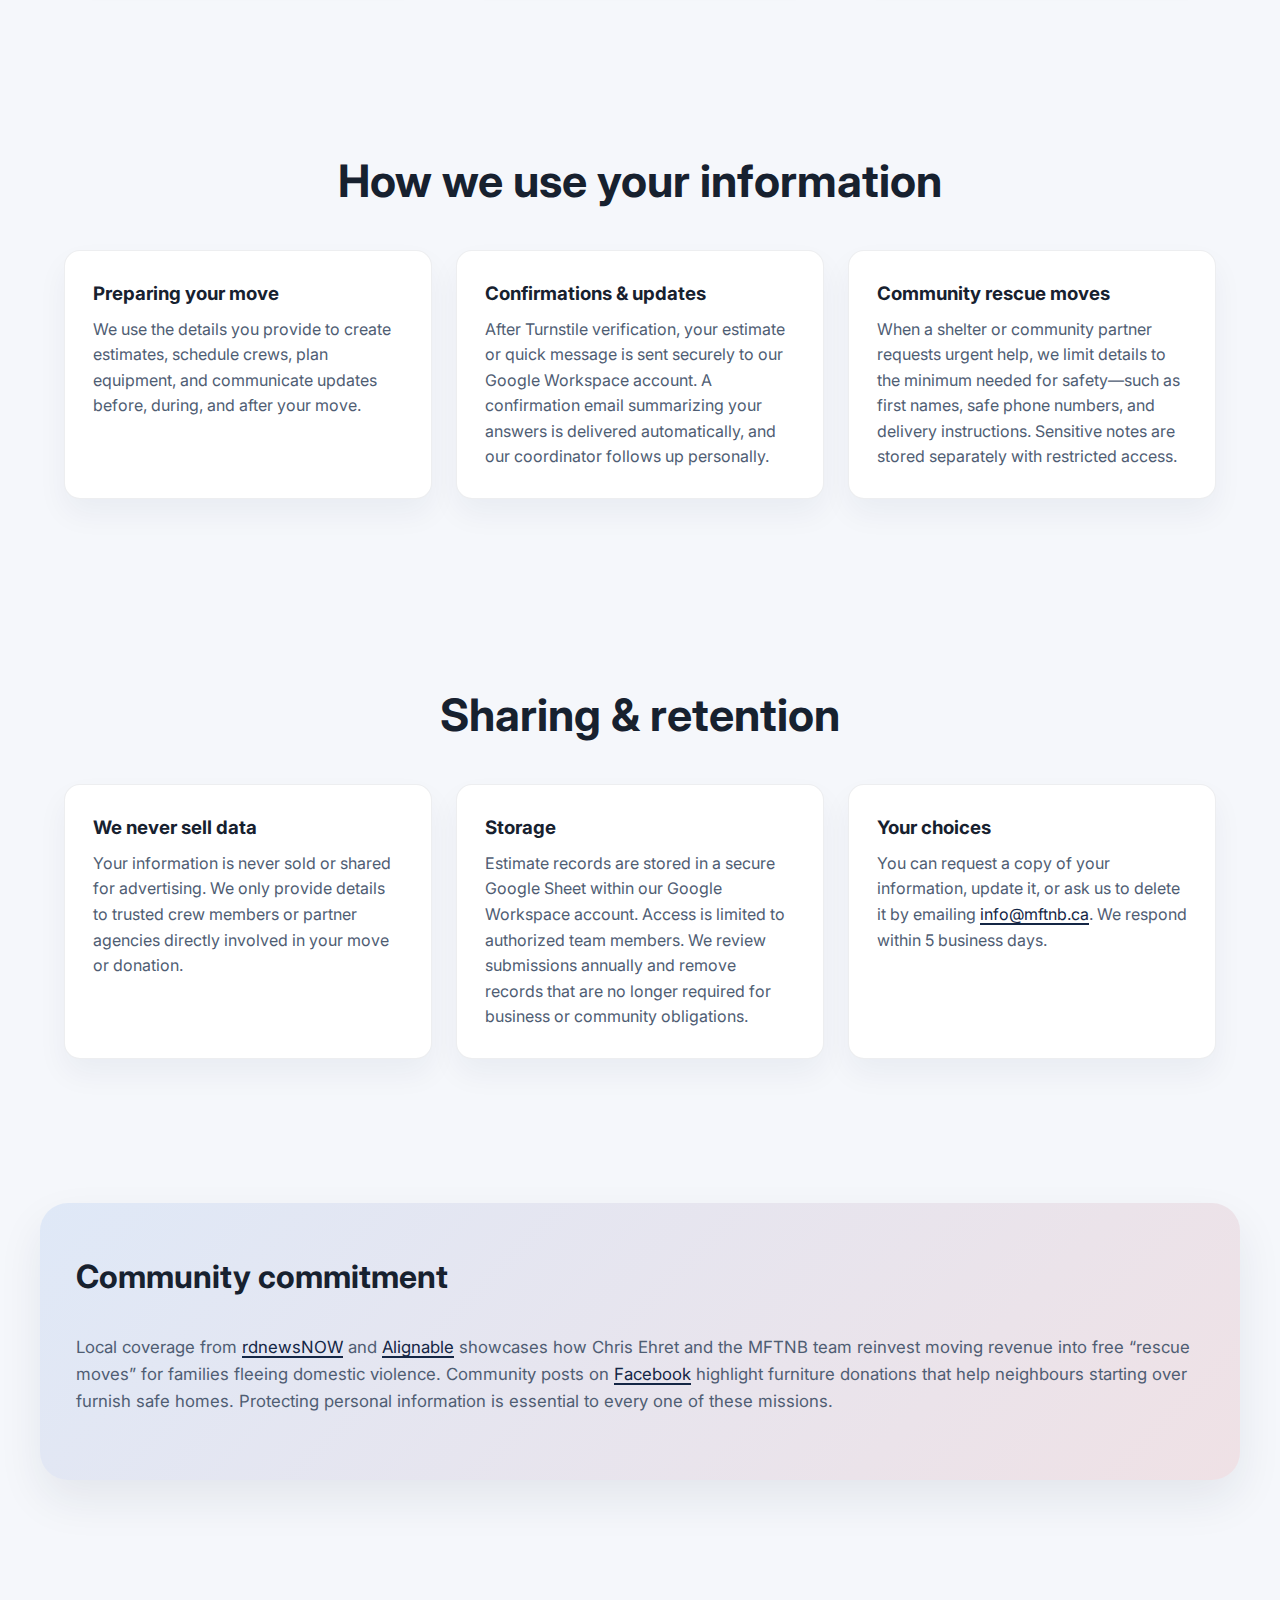
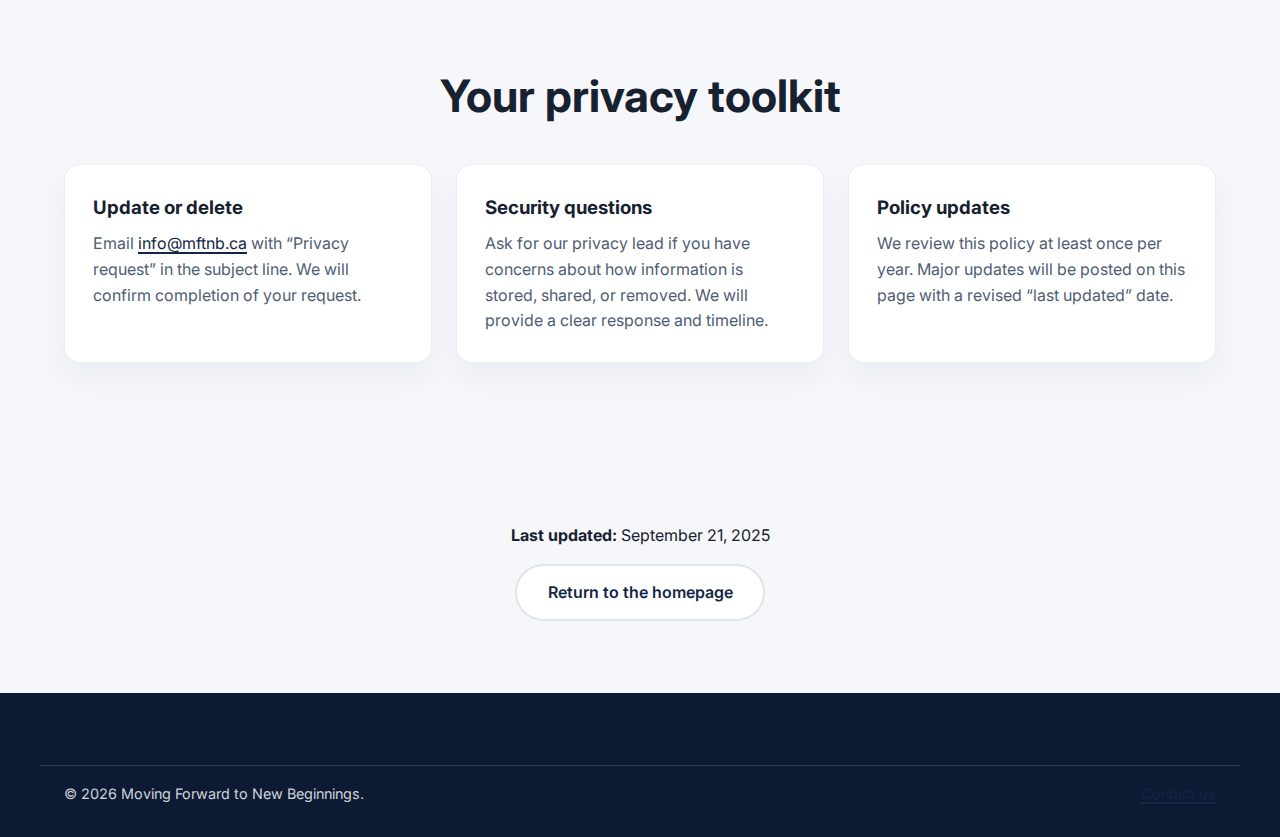
<file: privacy.html>
<!doctype html>
<html lang="en">
<head>
  <meta charset="utf-8" />
  <meta name="viewport" content="width=device-width, initial-scale=1" />
  <title>Privacy Policy | Moving Forward to New Beginnings</title>
  <meta name="description" content="Learn how Moving Forward to New Beginnings collects, uses, and protects personal information for moving estimates and community programs in Red Deer." />
  <link rel="preconnect" href="https://fonts.googleapis.com" />
  <link rel="preconnect" href="https://fonts.gstatic.com" crossorigin />
  <link href="https://fonts.googleapis.com/css2?family=Inter:wght@400;500;600;700&display=swap" rel="stylesheet" />
  <link rel="stylesheet" href="styles.css" />
  <link rel="icon" type="image/png" sizes="32x32" href="favicon-32.png" />
  <link rel="icon" type="image/png" sizes="64x64" href="favicon-64.png" />
  <link rel="apple-touch-icon" sizes="180x180" href="apple-touch-icon.png" />
  <link rel="shortcut icon" href="favicon.ico" />
</head>
<body>
  <header class="site-header">
    <div class="inner">
      <a href="index.html" class="brand" aria-label="Back to Moving Forward to New Beginnings home">
        <img src="logo.png" alt="Moving Forward to New Beginnings logo" />
        <span>Moving Forward to New Beginnings</span>
      </a>
      <nav class="primary-nav" aria-label="Privacy navigation">
        <a href="index.html#estimator">Estimate</a>
        <a href="index.html#community">Community</a>
        <a href="index.html#contact">Contact</a>
      </nav>
      <div class="header-cta">
        <a href="tel:+15877310695">(587) 731-0695</a>
        <a href="mailto:info@mftnb.ca">info@mftnb.ca</a>
      </div>
    </div>
  </header>

  <main>
    <section class="hero" style="padding-top:4rem;padding-bottom:3rem;">
      <div class="container">
        <h1>Privacy Policy</h1>
        <p>We respect the trust you place in Moving Forward to New Beginnings. This policy explains what information we collect, how it is used, and the safeguards that protect every client—including neighbours rebuilding after difficult circumstances.</p>
      </div>
    </section>

    <section>
      <div class="container">
        <div class="section-heading" style="margin-bottom:2rem;">
          <h2>Who we are</h2>
          <p>Moving Forward to New Beginnings (MFTNB) is a Red Deer-based moving company led by founder Chris Ehret. For over a decade we have provided professional moving services, community rescue moves for domestic violence survivors, and furniture rehoming support across Central Alberta.</p>
        </div>
        <div class="grid-cards">
          <article class="card">
            <h3>Contact details</h3>
            <p>Email: <a href="mailto:info@mftnb.ca">info@mftnb.ca</a><br />Phone: <a href="tel:+15877310695">(587) 731-0695</a><br />Mailing: Red Deer, Alberta</p>
          </article>
          <article class="card">
            <h3>Services covered</h3>
            <p>This policy applies to our moving estimate chat, quick contact form, confirmation emails, and community support programs managed by MFTNB.</p>
          </article>
        </div>
      </div>
    </section>

    <section>
      <div class="container">
        <div class="section-heading" style="margin-bottom:2rem;">
          <h2>Information we collect</h2>
          <p>We only collect details needed to plan your move, deliver furniture, or coordinate community rescue support.</p>
        </div>
        <div class="grid-cards">
          <article class="card">
            <h3>Estimate chat &amp; quick message</h3>
            <p>We ask for your name, contact information, pickup and destination addresses, preferred dates, access instructions, inventory notes, and optional extras. The chat also stores your answers temporarily in your browser so you can pause and resume before submitting.</p>
          </article>
          <article class="card">
            <h3>Community requests</h3>
            <p>When coordinating furniture deliveries or rescue moves, we may record the support agency involved, safe contact details, and household needs shared voluntarily by the client or a referring partner.</p>
          </article>
          <article class="card">
            <h3>Safety &amp; security data</h3>
            <p>Cloudflare Turnstile protects our forms from spam. It may collect technical information about your device to verify you are human. We do not receive your IP address or browsing history from Turnstile—only a verification token.</p>
          </article>
        </div>
      </div>
    </section>

    <section>
      <div class="container">
        <div class="section-heading" style="margin-bottom:2rem;">
          <h2>How we use your information</h2>
        </div>
        <div class="grid-cards">
          <article class="card">
            <h3>Preparing your move</h3>
            <p>We use the details you provide to create estimates, schedule crews, plan equipment, and communicate updates before, during, and after your move.</p>
          </article>
          <article class="card">
            <h3>Confirmations &amp; updates</h3>
            <p>After Turnstile verification, your estimate or quick message is sent securely to our Google Workspace account. A confirmation email summarizing your answers is delivered automatically, and our coordinator follows up personally.</p>
          </article>
          <article class="card">
            <h3>Community rescue moves</h3>
            <p>When a shelter or community partner requests urgent help, we limit details to the minimum needed for safety—such as first names, safe phone numbers, and delivery instructions. Sensitive notes are stored separately with restricted access.</p>
          </article>
        </div>
      </div>
    </section>

    <section>
      <div class="container">
        <div class="section-heading" style="margin-bottom:2rem;">
          <h2>Sharing &amp; retention</h2>
        </div>
        <div class="grid-cards">
          <article class="card">
            <h3>We never sell data</h3>
            <p>Your information is never sold or shared for advertising. We only provide details to trusted crew members or partner agencies directly involved in your move or donation.</p>
          </article>
          <article class="card">
            <h3>Storage</h3>
            <p>Estimate records are stored in a secure Google Sheet within our Google Workspace account. Access is limited to authorized team members. We review submissions annually and remove records that are no longer required for business or community obligations.</p>
          </article>
          <article class="card">
            <h3>Your choices</h3>
            <p>You can request a copy of your information, update it, or ask us to delete it by emailing <a href="mailto:info@mftnb.ca">info@mftnb.ca</a>. We respond within 5 business days.</p>
          </article>
        </div>
      </div>
    </section>

    <section>
      <div class="container highlight">
        <h3>Community commitment</h3>
        <p>Local coverage from <a href="https://rdnewsnow.com/2018/08/29/moving-company-helping-domestic-violence-victims-move-forward/" target="_blank" rel="noopener">rdnewsNOW</a> and <a href="https://www.alignable.com/red-deer-ab/moving-forward-to-new-beginnings" target="_blank" rel="noopener">Alignable</a> showcases how Chris Ehret and the MFTNB team reinvest moving revenue into free “rescue moves” for families fleeing domestic violence. Community posts on <a href="https://www.facebook.com/movingforwardtonewbeginnings/" target="_blank" rel="noopener">Facebook</a> highlight furniture donations that help neighbours starting over furnish safe homes. Protecting personal information is essential to every one of these missions.</p>
      </div>
    </section>

    <section>
      <div class="container">
        <div class="section-heading" style="margin-bottom:2rem;">
          <h2>Your privacy toolkit</h2>
        </div>
        <div class="grid-cards">
          <article class="card">
            <h3>Update or delete</h3>
            <p>Email <a href="mailto:info@mftnb.ca">info@mftnb.ca</a> with “Privacy request” in the subject line. We will confirm completion of your request.</p>
          </article>
          <article class="card">
            <h3>Security questions</h3>
            <p>Ask for our privacy lead if you have concerns about how information is stored, shared, or removed. We will provide a clear response and timeline.</p>
          </article>
          <article class="card">
            <h3>Policy updates</h3>
            <p>We review this policy at least once per year. Major updates will be posted on this page with a revised “last updated” date.</p>
          </article>
        </div>
      </div>
    </section>

    <section>
      <div class="container" style="text-align:center;">
        <p><strong>Last updated:</strong> September 21, 2025</p>
        <a class="btn-secondary" href="index.html">Return to the homepage</a>
      </div>
    </section>
  </main>

  <footer class="site-footer">
    <div class="container footer-bottom">
      <span>&copy; <span id="privacyYear"></span> Moving Forward to New Beginnings.</span>
      <a href="index.html#contact">Contact us</a>
    </div>
  </footer>

  <script>
    document.getElementById('privacyYear').textContent = new Date().getFullYear();
  </script>
</body>
</html>
</file>
<file: styles.css>
:root {
  color-scheme: light;
  --brand-navy: #142645;
  --brand-navy-dark: #0c1a33;
  --brand-sky: #3f7edb;
  --brand-sky-light: #e6f0ff;
  --brand-rose: #c64348;
  --brand-rose-dark: #9b2c30;
  --brand-gold: #f3c15c;
  --surface: #f5f7fb;
  --surface-alt: #ffffff;
  --text-primary: #17212f;
  --text-muted: #4f5d73;
  --shadow-soft: 0 20px 45px rgba(20, 38, 69, 0.08);
  --radius-lg: 28px;
  --radius-md: 16px;
  --radius-sm: 10px;
  font-family: 'Inter', 'Segoe UI', Roboto, sans-serif;
}

* {
  box-sizing: border-box;
}

html {
  scroll-behavior: smooth;
}

body {
  margin: 0;
  background: var(--surface);
  color: var(--text-primary);
  font-family: 'Inter', 'Segoe UI', Roboto, sans-serif;
  line-height: 1.6;
  -webkit-font-smoothing: antialiased;
}

img {
  max-width: 100%;
  display: block;
}

a {
  color: var(--brand-navy);
  text-underline-offset: 0.2em;
  text-decoration-thickness: 2px;
}

a:hover,
a:focus {
  text-decoration: underline;
}

button {
  font-family: inherit;
}

button,
input,
select,
textarea {
  color: inherit;
  font-size: 1rem;
}

:focus-visible {
  outline: 3px solid var(--brand-sky);
  outline-offset: 3px;
}

.site-header {
  background: linear-gradient(90deg, var(--brand-navy-dark), var(--brand-navy));
  color: #fff;
  position: sticky;
  top: 0;
  z-index: 20;
  box-shadow: 0 10px 30px rgba(12, 26, 51, 0.35);
}

.site-header .inner {
  max-width: 1200px;
  margin: 0 auto;
  display: flex;
  align-items: center;
  justify-content: space-between;
  padding: 1rem 1.5rem;
  gap: 1rem;
}

.brand {
  display: flex;
  align-items: center;
  gap: 0.75rem;
  text-decoration: none;
  color: inherit;
}

.brand img {
  height: 48px;
  width: auto;
}

.brand span {
  font-weight: 600;
  font-size: 1.1rem;
  letter-spacing: 0.04em;
}

.primary-nav {
  display: flex;
  gap: 1.5rem;
  font-size: 0.98rem;
}

.primary-nav a {
  color: rgba(255, 255, 255, 0.82);
  text-decoration: none;
  font-weight: 500;
}

.primary-nav a:hover,
.primary-nav a:focus {
  color: #fff;
}

.header-cta {
  display: flex;
  align-items: center;
  gap: 1rem;
  font-weight: 600;
}

.header-cta a {
  color: #fff;
  text-decoration: none;
}

.container {
  max-width: 1200px;
  margin: 0 auto;
  padding: 0 1.5rem;
}

section {
  padding: 4.5rem 0;
}

.hero {
  background: radial-gradient(circle at top left, rgba(63, 126, 219, 0.18), transparent 55%),
    radial-gradient(circle at top right, rgba(198, 67, 72, 0.2), transparent 60%),
    var(--surface);
  padding-top: 5.5rem;
  padding-bottom: 4.5rem;
}

.hero-grid {
  display: grid;
  grid-template-columns: repeat(2, minmax(0, 1fr));
  gap: 3rem;
  align-items: center;
}

.hero h1 {
  font-size: clamp(2.5rem, 5vw, 3.6rem);
  line-height: 1.1;
  margin-bottom: 1rem;
}

.hero p {
  max-width: 580px;
  font-size: 1.1rem;
  color: var(--text-muted);
}

.hero-actions {
  display: flex;
  flex-wrap: wrap;
  gap: 1rem;
  margin: 2.2rem 0 1.5rem;
}

.btn-primary,
.btn-secondary,
.btn-ghost {
  display: inline-flex;
  align-items: center;
  justify-content: center;
  gap: 0.5rem;
  border-radius: 999px;
  padding: 0.85rem 1.9rem;
  font-size: 1rem;
  font-weight: 600;
  border: none;
  cursor: pointer;
  transition: transform 0.2s ease, box-shadow 0.2s ease;
  text-decoration: none;
}

.btn-primary {
  background: linear-gradient(120deg, var(--brand-sky), var(--brand-rose));
  color: #fff;
  box-shadow: 0 15px 30px rgba(63, 126, 219, 0.3);
}

.btn-primary:hover,
.btn-primary:focus {
  transform: translateY(-1px);
  box-shadow: 0 18px 32px rgba(63, 126, 219, 0.38);
}

.btn-secondary {
  background: #fff;
  color: var(--brand-navy);
  border: 2px solid rgba(20, 38, 69, 0.12);
}

.btn-secondary:hover,
.btn-secondary:focus {
  border-color: rgba(20, 38, 69, 0.28);
  transform: translateY(-1px);
}

.badge-row {
  display: grid;
  grid-template-columns: repeat(auto-fit, minmax(180px, 1fr));
  gap: 1rem;
  margin-top: 2rem;
}

.badge {
  background: #fff;
  padding: 1rem 1.25rem;
  border-radius: var(--radius-md);
  box-shadow: 0 12px 25px rgba(20, 38, 69, 0.08);
  border: 1px solid rgba(20, 38, 69, 0.05);
  font-weight: 600;
  display: flex;
  flex-direction: column;
  gap: 0.25rem;
}

.badge span {
  font-size: 0.9rem;
  font-weight: 500;
  color: var(--text-muted);
}

.figure-card {
  background: #fff;
  border-radius: var(--radius-lg);
  padding: 2rem;
  box-shadow: var(--shadow-soft);
  border: 1px solid rgba(20, 38, 69, 0.08);
}

.figure-card h2 {
  margin: 0;
  font-size: 1.85rem;
}

.section-heading {
  text-align: center;
  max-width: 720px;
  margin: 0 auto 2.5rem auto;
}

.section-heading h2 {
  font-size: clamp(2rem, 4vw, 2.8rem);
  margin-bottom: 0.75rem;
}

.section-heading p {
  color: var(--text-muted);
  margin: 0;
}

.grid-cards {
  display: grid;
  grid-template-columns: repeat(auto-fit, minmax(240px, 1fr));
  gap: 1.5rem;
}

.card {
  background: #fff;
  border-radius: var(--radius-md);
  padding: 1.75rem;
  border: 1px solid rgba(20, 38, 69, 0.08);
  box-shadow: 0 15px 30px rgba(20, 38, 69, 0.05);
}

.card h3 {
  margin-top: 0;
  margin-bottom: 0.5rem;
}

.card p {
  margin: 0;
  color: var(--text-muted);
}

.highlight {
  background: linear-gradient(135deg, rgba(63, 126, 219, 0.12), rgba(198, 67, 72, 0.12));
  border-radius: var(--radius-lg);
  padding: 3rem 2.25rem;
  box-shadow: var(--shadow-soft);
}

.highlight h3 {
  margin-top: 0;
  font-size: 2rem;
}

.highlight p {
  font-size: 1.05rem;
  color: var(--text-muted);
}

.estimator-section {
  background: #f9fbff;
}

.estimator-layout {
  display: grid;
  grid-template-columns: minmax(0, 1.5fr) minmax(280px, 1fr);
  gap: 2.5rem;
  align-items: start;
}

.chat-shell {
  background: #fff;
  border-radius: var(--radius-lg);
  box-shadow: var(--shadow-soft);
  border: 1px solid rgba(20, 38, 69, 0.08);
  display: flex;
  flex-direction: column;
  min-height: 100%;
}

.chat-log {
  padding: 1.75rem;
  overflow-y: auto;
  max-height: clamp(360px, 55dvh, 640px);
  scroll-behavior: smooth;
}

.chat-log::-webkit-scrollbar {
  width: 10px;
}

.chat-log::-webkit-scrollbar-thumb {
  background: rgba(20, 38, 69, 0.25);
  border-radius: 999px;
}

.chat-bubble {
  max-width: 85%;
  padding: 0.95rem 1.2rem;
  border-radius: 20px;
  margin-bottom: 1rem;
  word-break: break-word;
  font-size: 0.98rem;
  line-height: 1.5;
}

.chat-bubble.system {
  background: rgba(63, 126, 219, 0.12);
  color: var(--brand-navy);
  border-radius: 20px 20px 20px 6px;
}

.chat-bubble.user {
  margin-left: auto;
  background: linear-gradient(135deg, var(--brand-navy), var(--brand-sky));
  color: #fff;
  border-radius: 20px 20px 6px 20px;
}

.chat-composer {
  border-top: 1px solid rgba(20, 38, 69, 0.08);
  padding: 1.5rem;
  display: flex;
  flex-direction: column;
  gap: 0.75rem;
  background: rgba(249, 251, 255, 0.8);
}

.composer-header {
  display: flex;
  flex-direction: column;
  gap: 0.35rem;
}

#promptText {
  font-weight: 600;
  font-size: 1.05rem;
}

#promptHelper {
  margin: 0;
  font-size: 0.88rem;
  color: var(--text-muted);
}

.input-field,
textarea.input-field {
  width: 100%;
  border-radius: var(--radius-sm);
  border: 1px solid rgba(20, 38, 69, 0.22);
  padding: 0.85rem 1rem;
  background: #fff;
  font-size: 1rem;
  box-shadow: inset 0 1px 0 rgba(255, 255, 255, 0.4);
}

textarea.input-field {
  min-height: 110px;
  resize: vertical;
}

.input-field:focus {
  border-color: var(--brand-sky);
  box-shadow: 0 0 0 3px rgba(63, 126, 219, 0.15);
}

.checkbox-grid {
  display: grid;
  grid-template-columns: repeat(auto-fit, minmax(200px, 1fr));
  gap: 0.75rem;
  margin-top: 0.5rem;
}

.checkbox-option {
  background: #fff;
  border: 1px solid rgba(20, 38, 69, 0.18);
  border-radius: 14px;
  padding: 0.75rem 0.9rem;
  display: flex;
  align-items: flex-start;
  gap: 0.65rem;
  font-size: 0.95rem;
}

.checkbox-option input {
  margin-top: 0.2rem;
}

.composer-actions {
  display: flex;
  justify-content: flex-end;
  gap: 0.75rem;
  flex-wrap: wrap;
}

#inputError {
  color: var(--brand-rose);
  font-size: 0.9rem;
  min-height: 1.2rem;
}

.chat-complete-note {
  font-size: 0.95rem;
  color: var(--text-muted);
}

.summary-panel {
  background: #fff;
  border-radius: var(--radius-lg);
  box-shadow: var(--shadow-soft);
  border: 1px solid rgba(20, 38, 69, 0.08);
  padding: 1.75rem;
  position: sticky;
  top: 96px;
}

.estimate-results {
  display: grid;
  gap: 1rem;
  margin-bottom: 1rem;
}

.result-card {
  background: linear-gradient(135deg, rgba(63, 126, 219, 0.08), rgba(198, 67, 72, 0.08));
  border-radius: 14px;
  padding: 1rem 1.1rem;
  border: 1px solid rgba(20, 38, 69, 0.08);
}

.result-label {
  font-weight: 600;
  color: var(--brand-navy);
}

.result-value {
  font-size: 1.35rem;
  font-weight: 700;
  margin: 0.15rem 0;
}

.result-subtext {
  margin: 0;
  color: var(--text-muted);
}

.cheat-sheet {
  background: rgba(20, 38, 69, 0.04);
  border-radius: 12px;
  padding: 0.85rem 1rem;
  border: 1px solid rgba(20, 38, 69, 0.08);
  margin-bottom: 1rem;
}

.cheat-sheet-header {
  display: flex;
  align-items: center;
  justify-content: space-between;
  gap: 0.5rem;
}

.cheat-sheet-text {
  white-space: pre-wrap;
  margin: 0.5rem 0 0 0;
  font-size: 0.95rem;
  color: var(--text-muted);
}

.range-wrap {
  display: grid;
  gap: 0.35rem;
  align-items: center;
}

.input-range {
  width: 100%;
}

.range-value {
  font-size: 0.95rem;
  color: var(--text-muted);
}

.summary-panel h3 {
  margin-top: 0;
  margin-bottom: 0.75rem;
}

.progress-wrap {
  margin-bottom: 1.25rem;
}

.progress-bar {
  height: 10px;
  background: rgba(20, 38, 69, 0.1);
  border-radius: 999px;
  overflow: hidden;
}

.progress-bar span {
  display: block;
  height: 100%;
  background: linear-gradient(135deg, var(--brand-sky), var(--brand-rose));
  border-radius: inherit;
  transition: width 0.3s ease;
}

#progressText {
  margin-top: 0.4rem;
  font-size: 0.9rem;
  color: var(--text-muted);
}

.summary-list {
  margin: 1.25rem 0;
  display: grid;
  gap: 1rem;
}

.summary-item {
  padding-bottom: 0.75rem;
  border-bottom: 1px solid rgba(20, 38, 69, 0.08);
}

.summary-item:last-child {
  border-bottom: none;
  padding-bottom: 0;
}

.summary-item-label {
  font-weight: 600;
  margin-bottom: 0.25rem;
}

.summary-item-value {
  margin: 0;
  color: var(--text-muted);
  white-space: pre-wrap;
}

.notice {
  background: rgba(63, 126, 219, 0.1);
  border-radius: 14px;
  padding: 0.75rem 1rem;
  font-size: 0.9rem;
  color: var(--brand-navy);
}

.checkbox-consent {
  display: flex;
  align-items: flex-start;
  gap: 0.65rem;
  font-size: 0.95rem;
  margin: 1.25rem 0 0.85rem;
}

.checkbox-consent input {
  margin-top: 0.25rem;
}

.action-buttons {
  display: flex;
  flex-direction: column;
  gap: 0.75rem;
}

.btn-submit {
  width: 100%;
  padding: 0.85rem 1rem;
  border-radius: var(--radius-sm);
  background: linear-gradient(120deg, var(--brand-rose), var(--brand-navy));
  color: #fff;
  border: none;
  font-size: 1.05rem;
  font-weight: 600;
  cursor: pointer;
  transition: transform 0.2s ease, box-shadow 0.2s ease;
}

.btn-submit:hover,
.btn-submit:focus {
  transform: translateY(-1px);
  box-shadow: 0 15px 25px rgba(20, 38, 69, 0.25);
}

.btn-submit[disabled] {
  background: rgba(20, 38, 69, 0.18);
  cursor: not-allowed;
  box-shadow: none;
}

.btn-link {
  background: none;
  border: none;
  color: var(--brand-navy);
  font-weight: 600;
  text-decoration: underline;
  cursor: pointer;
  padding: 0;
  align-self: flex-start;
}

.status-message {
  min-height: 1.2rem;
  font-size: 0.92rem;
}

.status-message.success {
  color: #1f7a3d;
}

.status-message.error {
  color: var(--brand-rose);
}

.steps-grid {
  display: grid;
  grid-template-columns: repeat(auto-fit, minmax(220px, 1fr));
  gap: 1.5rem;
}

.step-card {
  background: #fff;
  border-radius: var(--radius-md);
  padding: 1.5rem;
  border: 1px solid rgba(20, 38, 69, 0.08);
  box-shadow: 0 12px 24px rgba(20, 38, 69, 0.05);
}

.step-number {
  width: 44px;
  height: 44px;
  border-radius: 50%;
  background: linear-gradient(135deg, var(--brand-sky), var(--brand-rose));
  color: #fff;
  display: grid;
  place-items: center;
  font-weight: 700;
  margin-bottom: 1rem;
}

.testimonial-wrap {
  display: grid;
  grid-template-columns: repeat(auto-fit, minmax(280px, 1fr));
  gap: 1.5rem;
}

.testimonial {
  background: #fff;
  border-radius: var(--radius-md);
  padding: 1.75rem;
  border: 1px solid rgba(20, 38, 69, 0.08);
  box-shadow: 0 18px 32px rgba(20, 38, 69, 0.06);
  position: relative;
}

.testimonial::before {
  content: '“';
  font-size: 4rem;
  position: absolute;
  top: -10px;
  left: 20px;
  color: rgba(198, 67, 72, 0.25);
  font-family: 'Georgia', serif;
}

.testimonial p {
  margin: 0 0 1.5rem 0;
  color: var(--text-muted);
  font-size: 0.98rem;
}

.testimonial span {
  font-weight: 600;
  color: var(--brand-navy);
}

.reviews-embed {
  margin-top: 2rem;
  border-radius: var(--radius-md);
  overflow: hidden;
  box-shadow: 0 20px 40px rgba(20, 38, 69, 0.12);
  border: 1px solid rgba(20, 38, 69, 0.08);
}

.faq-grid {
  display: grid;
  grid-template-columns: repeat(auto-fit, minmax(260px, 1fr));
  gap: 1.25rem;
}

.faq-card {
  background: #fff;
  border-radius: var(--radius-md);
  padding: 1.5rem;
  border: 1px solid rgba(20, 38, 69, 0.08);
  box-shadow: 0 12px 24px rgba(20, 38, 69, 0.05);
}

.faq-card h3 {
  margin-top: 0;
  margin-bottom: 0.5rem;
}

.contact-grid {
  display: grid;
  grid-template-columns: repeat(auto-fit, minmax(320px, 1fr));
  gap: 2rem;
  align-items: start;
}

.contact-card {
  background: #fff;
  border-radius: var(--radius-lg);
  padding: 2rem;
  box-shadow: var(--shadow-soft);
  border: 1px solid rgba(20, 38, 69, 0.08);
}

.contact-card h3 {
  margin-top: 0;
  margin-bottom: 1rem;
}

.contact-list {
  list-style: none;
  padding: 0;
  margin: 0 0 1.5rem 0;
  display: grid;
  gap: 0.75rem;
}

.contact-list li span {
  display: block;
  color: var(--text-muted);
  font-size: 0.92rem;
}

.quick-form {
  display: grid;
  gap: 1rem;
}

.quick-form label {
  font-weight: 600;
}

.quick-form input,
.quick-form textarea {
  border-radius: var(--radius-sm);
  border: 1px solid rgba(20, 38, 69, 0.22);
  padding: 0.75rem 0.9rem;
  font-size: 1rem;
  background: #fff;
}

.quick-form textarea {
  min-height: 120px;
  resize: vertical;
}

.quick-form button {
  justify-self: start;
  padding-inline: 1.6rem;
}

#quickStatus {
  font-size: 0.92rem;
  min-height: 1.2rem;
}

#quickStatus.success {
  color: #1f7a3d;
}

#quickStatus.error {
  color: var(--brand-rose);
}

.site-footer {
  background: var(--brand-navy-dark);
  color: rgba(255, 255, 255, 0.82);
  padding: 2.5rem 0 2rem;
}

.footer-grid {
  display: grid;
  grid-template-columns: repeat(auto-fit, minmax(220px, 1fr));
  gap: 2rem;
}

.site-footer h4 {
  color: #fff;
  margin-top: 0;
}

.footer-nav,
.footer-contact {
  list-style: none;
  padding: 0;
  margin: 0;
  display: grid;
  gap: 0.65rem;
}

.footer-nav a,
.footer-contact a {
  color: rgba(255, 255, 255, 0.85);
  text-decoration: none;
}

.footer-nav a:hover,
.footer-contact a:hover,
.footer-nav a:focus,
.footer-contact a:focus {
  text-decoration: underline;
}

.footer-bottom {
  margin-top: 2rem;
  border-top: 1px solid rgba(255, 255, 255, 0.15);
  padding-top: 1rem;
  font-size: 0.9rem;
  display: flex;
  flex-wrap: wrap;
  gap: 0.75rem;
  justify-content: space-between;
}

.hero-visual {
  position: relative;
}

.hero-visual::before {
  content: '';
  position: absolute;
  inset: 0;
  border-radius: var(--radius-lg);
  background: linear-gradient(135deg, rgba(63, 126, 219, 0.15), rgba(198, 67, 72, 0.18));
  filter: blur(45px);
  z-index: 0;
}

.hero-card {
  position: relative;
  z-index: 1;
  background: #fff;
  border-radius: var(--radius-lg);
  padding: 2.25rem;
  box-shadow: var(--shadow-soft);
  border: 1px solid rgba(20, 38, 69, 0.08);
}

.hero-card h3 {
  margin-top: 0;
}

.hero-card ul {
  list-style: none;
  padding: 0;
  margin: 1rem 0 0 0;
  display: grid;
  gap: 0.6rem;
  color: var(--text-muted);
}

@media (max-width: 960px) {
  .primary-nav {
    display: none;
  }
  .hero-grid {
    grid-template-columns: 1fr;
    text-align: center;
  }
  .hero-actions {
    justify-content: center;
  }
  .hero-card {
    margin: 0 auto;
  }
  .summary-panel {
    position: static;
  }
  .estimator-layout {
    grid-template-columns: 1fr;
  }
}

@media (max-width: 720px) {
  .site-header .inner {
    flex-direction: column;
    align-items: flex-start;
    gap: 0.5rem;
  }
  .header-cta {
    flex-direction: column;
    align-items: flex-start;
    gap: 0.35rem;
  }
  section {
    padding: 3.5rem 0;
  }
  .chat-log {
    max-height: calc(50dvh - 60px);
    padding-bottom: 0.5rem;
  }
  .chat-composer {
    padding-bottom: max(1.5rem, env(safe-area-inset-bottom, 1.5rem));
    position: sticky;
    bottom: 0;
    background: rgba(249, 251, 255, 0.95);
  }
  .chat-shell {
    min-height: min(95dvh, 900px);
  }
  .estimate-results {
    grid-template-columns: 1fr;
  }
}

@media (prefers-reduced-motion: reduce) {
  * {
    animation-duration: 0.01ms !important;
    animation-iteration-count: 1 !important;
    transition-duration: 0.01ms !important;
    scroll-behavior: auto !important;
  }
}
</file>
<file: additional_styles.css>
/* Additional styles for donation, junk removal, and corporate giving forms */

.donation-form {
  background: white;
  padding: 2rem;
  border-radius: 8px;
  box-shadow: 0 2px 8px rgba(0,0,0,0.1);
}

.form-group {
  margin-bottom: 1.5rem;
}

.form-group label {
  display: block;
  margin-bottom: 0.5rem;
  font-weight: 600;
  color: #142645;
}

.form-group input,
.form-group select,
.form-group textarea {
  width: 100%;
  padding: 0.75rem;
  border: 1px solid #ddd;
  border-radius: 4px;
  font-family: inherit;
  font-size: 1rem;
  transition: border-color 0.2s, box-shadow 0.2s;
}

.form-group input:focus,
.form-group select:focus,
.form-group textarea:focus {
  outline: none;
  border-color: #2563eb;
  box-shadow: 0 0 0 3px rgba(37, 99, 235, 0.1);
}

.form-group input:required:invalid {
  border-color: #ddd;
}

.form-group input:required:valid {
  border-color: #2e7d32;
}

.form-group small {
  display: block;
  margin-top: 0.25rem;
  color: #666;
  font-size: 0.875rem;
  line-height: 1.4;
}

.form-row {
  display: grid;
  grid-template-columns: 1fr 1fr;
  gap: 1rem;
  margin-bottom: 1.5rem;
}

/* Turnstile container */
.turnstile-slot {
  margin: 1.5rem 0;
  min-height: 65px;
  display: flex;
  justify-content: center;
  align-items: center;
}

/* Status messages */
#donationStatus,
#junkStatus,
#corporateStatus,
#inquiryStatus {
  padding: 0.75rem;
  border-radius: 4px;
  font-weight: 500;
  text-align: center;
}

/* Grid cards for features */
.grid-cards {
  display: grid;
  grid-template-columns: repeat(auto-fit, minmax(280px, 1fr));
  gap: 1.5rem;
  margin: 2rem 0;
}

.card h4 {
  margin-top: 0;
  color: #142645;
}

/* Highlight boxes */
.highlight {
  background: #f0f7ff;
  border-left: 4px solid #2563eb;
  padding: 2rem;
  border-radius: 8px;
  margin: 2rem 0;
}

.highlight h3 {
  margin-top: 0;
  color: #142645;
}

/* Button styles */
.btn-secondary {
  display: inline-block;
  padding: 0.75rem 1.5rem;
  background: white;
  color: #2563eb;
  border: 2px solid #2563eb;
  border-radius: 4px;
  text-decoration: none;
  font-weight: 600;
  transition: all 0.2s;
  text-align: center;
}

.btn-secondary:hover {
  background: #2563eb;
  color: white;
}

/* Furniture inventory specific styles */
.inventory-item {
  position: relative;
  background: white;
  border: 1px solid #ddd;
  border-radius: 8px;
  padding: 1.5rem;
  transition: box-shadow 0.2s;
}

.inventory-item:hover {
  box-shadow: 0 4px 12px rgba(0,0,0,0.1);
}

.status-badge {
  position: absolute;
  top: 1rem;
  right: 1rem;
  padding: 0.25rem 0.75rem;
  border-radius: 4px;
  font-size: 0.875rem;
  font-weight: 600;
}

.status-available {
  background: #e8f5e9;
  color: #2e7d32;
}

.status-pending {
  background: #fff3e0;
  color: #e65100;
}

.status-sold {
  background: #f5f5f5;
  color: #666;
}

/* Corporate giving conditional fields */
#furnitureGroup,
#valueGroup,
#sponsorshipGroup {
  transition: opacity 0.3s, max-height 0.3s;
}

/* Responsive design */
@media (max-width: 768px) {
  .form-row {
    grid-template-columns: 1fr;
  }
  
  .grid-cards {
    grid-template-columns: 1fr;
  }
  
  .donation-form {
    padding: 1.5rem;
  }
  
  .hero h1 {
    font-size: 2rem;
  }
}

@media (max-width: 480px) {
  .donation-form {
    padding: 1rem;
  }
  
  .form-group input,
  .form-group select,
  .form-group textarea {
    font-size: 16px; /* Prevents zoom on iOS */
  }
}

/* Print styles for inventory */
@media print {
  .site-header,
  .site-footer,
  #inquiryForm,
  .btn-secondary {
    display: none;
  }
  
  .inventory-item {
    page-break-inside: avoid;
    border: 1px solid #000;
    margin-bottom: 1rem;
  }
}

/* Loading states */
.btn-primary:disabled,
.btn-secondary:disabled {
  opacity: 0.6;
  cursor: not-allowed;
}

/* Accessibility improvements */
.form-group input:focus-visible,
.form-group select:focus-visible,
.form-group textarea:focus-visible {
  outline: 2px solid #2563eb;
  outline-offset: 2px;
}

/* Smooth scrolling for anchor links */
html {
  scroll-behavior: smooth;
}

/* Error states */
.form-group input:invalid:not(:placeholder-shown) {
  border-color: #d32f2f;
}

.form-group input:invalid:not(:placeholder-shown) + small {
  color: #d32f2f;
}

/* Success states */
.success-message {
  background: #e8f5e9;
  color: #2e7d32;
  padding: 1rem;
  border-radius: 4px;
  margin: 1rem 0;
  border-left: 4px solid #2e7d32;
}

.error-message {
  background: #ffebee;
  color: #d32f2f;
  padding: 1rem;
  border-radius: 4px;
  margin: 1rem 0;
  border-left: 4px solid #d32f2f;
}
</file>
